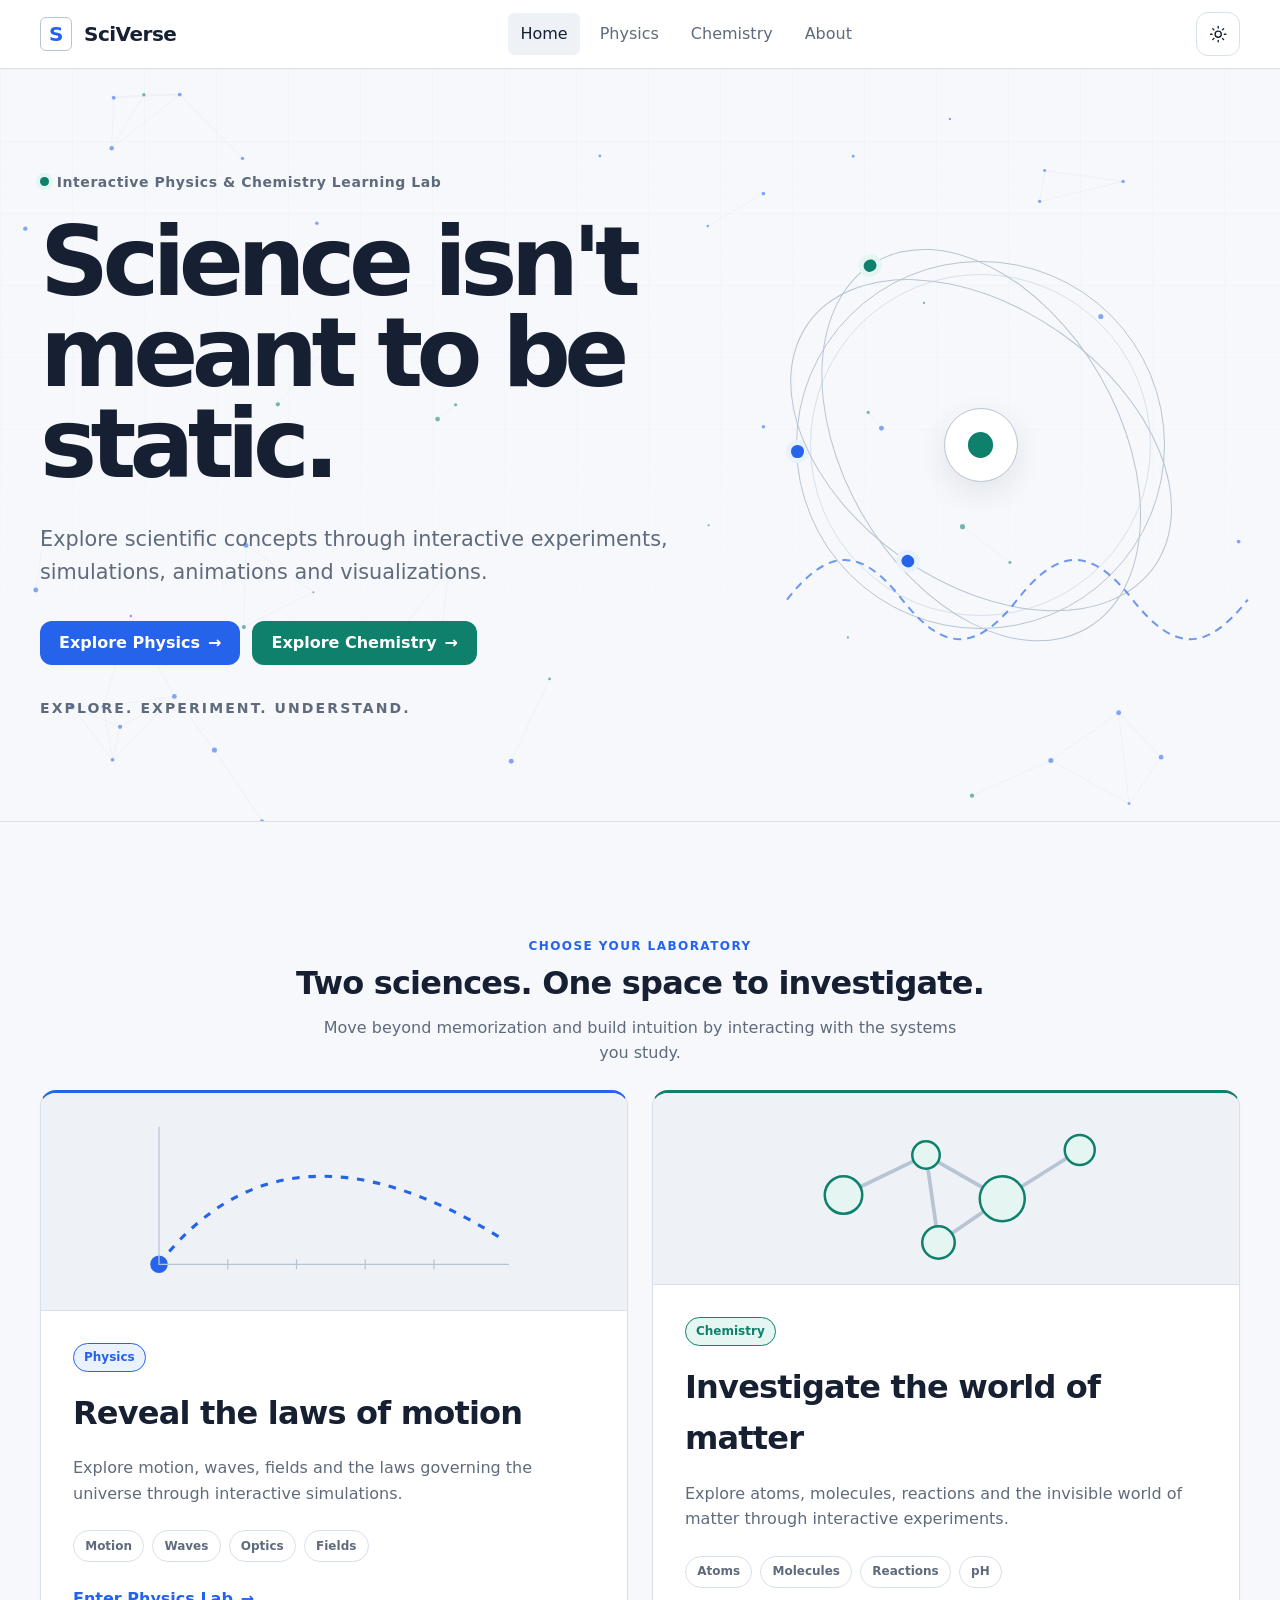
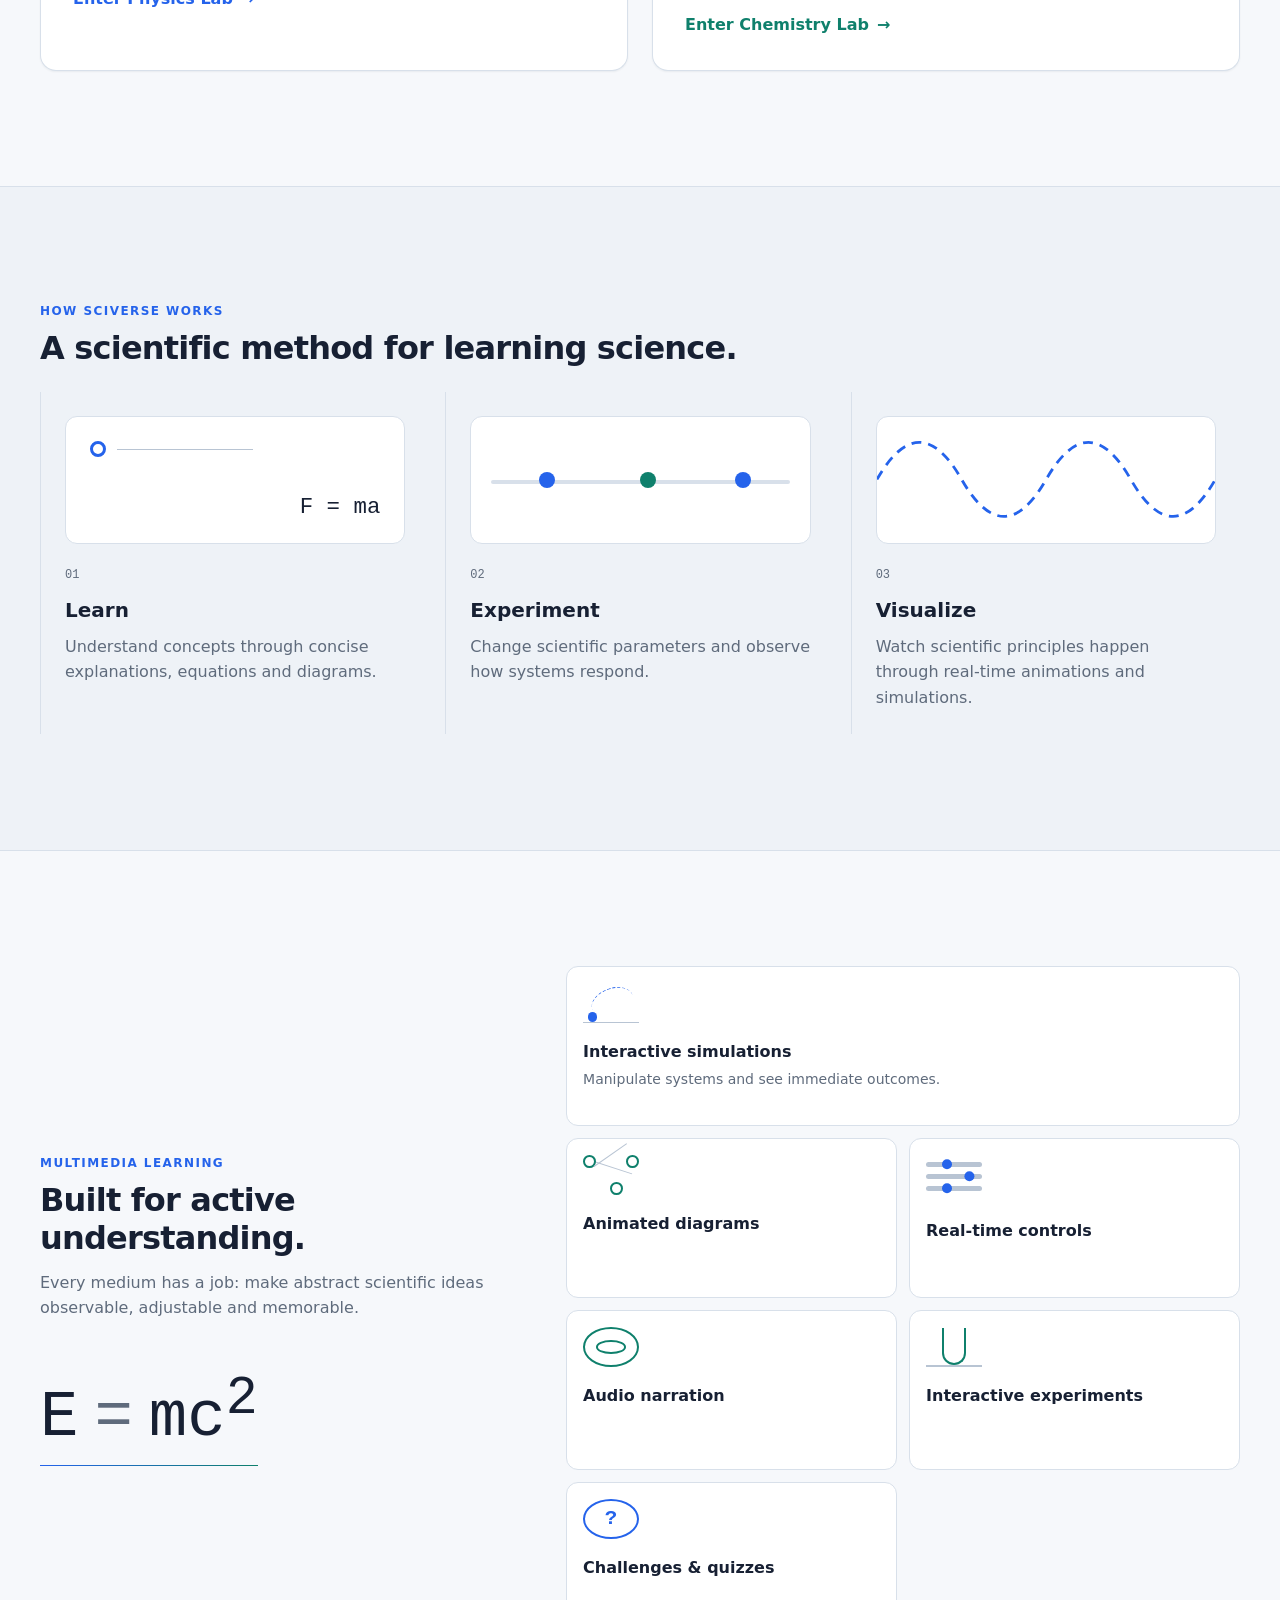
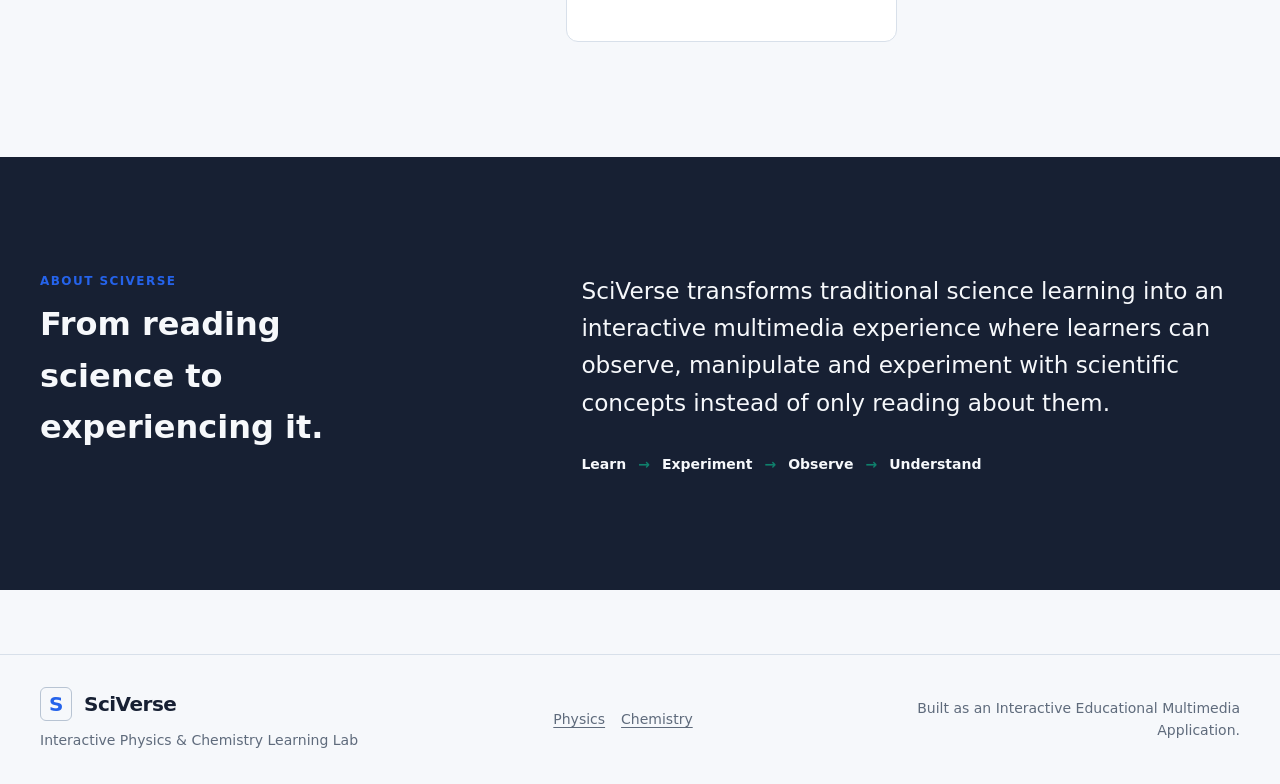
<file: index.html>
<!DOCTYPE html>
<html lang="en">
<head>
  <meta charset="UTF-8">
  <meta name="viewport" content="width=device-width, initial-scale=1.0">
  <meta name="description" content="SciVerse is an interactive Physics and Chemistry learning lab built around experiments, animation, and visualization.">
  <title>SciVerse | Interactive Science Learning Lab</title>
  <link rel="stylesheet" href="css/common.css">
  <link rel="stylesheet" href="css/home.css">
  <script src="js/common.js" defer></script>
  <script src="js/home.js" defer></script>
</head>
<body>
  <a class="skip-link" href="#main-content">Skip to main content</a>
  <header class="navbar">
    <div class="page-container navbar__inner">
      <a class="logo" href="index.html" aria-label="SciVerse home">
        <span class="logo__mark" aria-hidden="true">S</span><span>SciVerse</span>
      </a>
      <nav aria-label="Primary navigation">
        <ul class="navbar__links">
          <li><a class="navbar__link" href="index.html" aria-current="page">Home</a></li>
          <li><a class="navbar__link" href="physics.html">Physics</a></li>
          <li><a class="navbar__link" href="chemistry.html">Chemistry</a></li>
          <li><a class="navbar__link" href="#about">About</a></li>
        </ul>
      </nav>
      <button class="icon-button theme-toggle" type="button" data-theme-toggle aria-label="Switch theme" aria-pressed="false">
        <svg class="theme-toggle__sun" viewBox="0 0 24 24" aria-hidden="true"><circle cx="12" cy="12" r="4"/><path d="M12 2v2M12 20v2M4.93 4.93l1.42 1.42M17.65 17.65l1.42 1.42M2 12h2M20 12h2M4.93 19.07l1.42-1.42M17.65 6.35l1.42-1.42"/></svg>
        <svg class="theme-toggle__moon" viewBox="0 0 24 24" aria-hidden="true"><path d="M20.2 15.3A8.5 8.5 0 0 1 8.7 3.8 8.5 8.5 0 1 0 20.2 15.3Z"/></svg>
      </button>
    </div>
  </header>

  <main id="main-content">
    <section class="hero" aria-labelledby="hero-title">
      <canvas class="hero__canvas" data-particle-canvas aria-hidden="true"></canvas>
      <div class="page-container hero__inner">
        <div class="hero__content">
          <p class="hero__kicker"><span aria-hidden="true"></span> Interactive Physics &amp; Chemistry Learning Lab</p>
          <h1 id="hero-title">Science isn't meant to be static.</h1>
          <p class="hero__lead">Explore scientific concepts through interactive experiments, simulations, animations and visualizations.</p>
          <div class="hero__actions">
            <a class="button button--physics" href="physics.html">Explore Physics <span aria-hidden="true">→</span></a>
            <a class="button button--chemistry" href="chemistry.html">Explore Chemistry <span aria-hidden="true">→</span></a>
          </div>
          <p class="hero__tagline">Explore. Experiment. Understand.</p>
        </div>
        <div class="hero-model" aria-hidden="true">
          <div class="hero-model__orbit hero-model__orbit--one"><span></span></div>
          <div class="hero-model__orbit hero-model__orbit--two"><span></span></div>
          <div class="hero-model__orbit hero-model__orbit--three"><span></span></div>
          <div class="hero-model__core"><span></span></div>
          <svg class="hero-model__wave" viewBox="0 0 500 120" preserveAspectRatio="none"><path d="M0 60 C45 5 80 5 125 60 S205 115 250 60 S330 5 375 60 S455 115 500 60"/></svg>
        </div>
      </div>
    </section>

    <section class="home-section subjects" aria-labelledby="subjects-title">
      <div class="page-container">
        <div class="section-heading section-heading--center">
          <p class="section-heading__eyebrow">Choose your laboratory</p>
          <h2 class="section-heading__title" id="subjects-title">Two sciences. One space to investigate.</h2>
          <p class="section-heading__description">Move beyond memorization and build intuition by interacting with the systems you study.</p>
        </div>
        <div class="subject-grid">
          <article class="subject-card subject-card--physics home-subject-card">
            <div class="subject-visual physics-visual" aria-hidden="true">
              <svg viewBox="0 0 320 150"><path class="physics-visual__path" d="M20 125 Q120 -5 295 105"/><circle class="physics-visual__body" cx="20" cy="125" r="7"/><path class="physics-visual__axis" d="M20 15v110h280"/><path class="physics-visual__ticks" d="M75 121v8M130 121v8M185 121v8M240 121v8"/></svg>
            </div>
            <div class="subject-card__body">
              <span class="badge badge--physics">Physics</span>
              <h3>Reveal the laws of motion</h3>
              <p>Explore motion, waves, fields and the laws governing the universe through interactive simulations.</p>
              <ul class="topic-list" aria-label="Physics topics"><li>Motion</li><li>Waves</li><li>Optics</li><li>Fields</li></ul>
              <a class="card-link card-link--physics" href="physics.html">Enter Physics Lab <span aria-hidden="true">→</span></a>
            </div>
          </article>
          <article class="subject-card subject-card--chemistry home-subject-card">
            <div class="subject-visual chemistry-visual" aria-hidden="true">
              <svg viewBox="0 0 320 150"><g class="chemistry-visual__bonds"><path d="M78 80 144 48 205 83 267 44"/><path d="m144 48 10 70 51-35"/></g><g class="chemistry-visual__atoms"><circle cx="78" cy="80" r="15"/><circle cx="144" cy="48" r="11"/><circle cx="154" cy="118" r="13"/><circle cx="205" cy="83" r="18"/><circle cx="267" cy="44" r="12"/></g></svg>
            </div>
            <div class="subject-card__body">
              <span class="badge badge--chemistry">Chemistry</span>
              <h3>Investigate the world of matter</h3>
              <p>Explore atoms, molecules, reactions and the invisible world of matter through interactive experiments.</p>
              <ul class="topic-list" aria-label="Chemistry topics"><li>Atoms</li><li>Molecules</li><li>Reactions</li><li>pH</li></ul>
              <a class="card-link card-link--chemistry" href="chemistry.html">Enter Chemistry Lab <span aria-hidden="true">→</span></a>
            </div>
          </article>
        </div>
      </div>
    </section>

    <section class="home-section method" aria-labelledby="method-title">
      <div class="page-container">
        <div class="section-heading"><p class="section-heading__eyebrow">How SciVerse works</p><h2 class="section-heading__title" id="method-title">A scientific method for learning science.</h2></div>
        <div class="method-grid">
          <article class="method-card"><div class="method-visual method-visual--learn" aria-hidden="true"><span class="diagram-node"></span><span class="diagram-line"></span><span class="diagram-formula">F = ma</span></div><p class="method-card__number">01</p><h3>Learn</h3><p>Understand concepts through concise explanations, equations and diagrams.</p></article>
          <article class="method-card"><div class="method-visual method-visual--experiment" aria-hidden="true"><span></span><i></i><b></b></div><p class="method-card__number">02</p><h3>Experiment</h3><p>Change scientific parameters and observe how systems respond.</p></article>
          <article class="method-card"><div class="method-visual method-visual--visualize" aria-hidden="true"><svg viewBox="0 0 240 80"><path d="M0 40 C20 5 40 5 60 40 S100 75 120 40 S160 5 180 40 S220 75 240 40"/></svg></div><p class="method-card__number">03</p><h3>Visualize</h3><p>Watch scientific principles happen through real-time animations and simulations.</p></article>
        </div>
      </div>
    </section>

    <section class="home-section multimedia" aria-labelledby="multimedia-title">
      <div class="page-container multimedia__layout">
        <div class="multimedia__intro"><div class="section-heading"><p class="section-heading__eyebrow">Multimedia learning</p><h2 class="section-heading__title" id="multimedia-title">Built for active understanding.</h2><p class="section-heading__description">Every medium has a job: make abstract scientific ideas observable, adjustable and memorable.</p></div><div class="equation-display" aria-label="Energy equals mass times the speed of light squared"><span>E</span><i>=</i><span>mc<sup>2</sup></span><div class="equation-display__trace"></div></div></div>
        <div class="feature-mosaic">
          <article class="feature-tile feature-tile--wide"><span class="feature-glyph feature-glyph--simulation" aria-hidden="true"><i></i><b></b></span><h3>Interactive simulations</h3><p>Manipulate systems and see immediate outcomes.</p></article>
          <article class="feature-tile"><span class="feature-glyph feature-glyph--diagram" aria-hidden="true"><i></i><i></i><i></i></span><h3>Animated diagrams</h3></article>
          <article class="feature-tile"><span class="feature-glyph feature-glyph--controls" aria-hidden="true"><i></i><i></i><i></i></span><h3>Real-time controls</h3></article>
          <article class="feature-tile"><span class="feature-glyph feature-glyph--audio" aria-hidden="true"><i></i></span><h3>Audio narration</h3></article>
          <article class="feature-tile"><span class="feature-glyph feature-glyph--experiment" aria-hidden="true"><i></i></span><h3>Interactive experiments</h3></article>
          <article class="feature-tile"><span class="feature-glyph feature-glyph--challenge" aria-hidden="true">?</span><h3>Challenges &amp; quizzes</h3></article>
        </div>
      </div>
    </section>

    <section class="home-section about" id="about" aria-labelledby="about-title">
      <div class="page-container about__inner">
        <div><p class="section-heading__eyebrow">About SciVerse</p><h2 id="about-title">From reading science to experiencing it.</h2></div>
        <div><p class="about__statement">SciVerse transforms traditional science learning into an interactive multimedia experience where learners can observe, manipulate and experiment with scientific concepts instead of only reading about them.</p><ol class="learning-sequence" aria-label="SciVerse learning sequence"><li>Learn</li><li>Experiment</li><li>Observe</li><li>Understand</li></ol></div>
      </div>
    </section>
  </main>

  <footer class="site-footer">
    <div class="page-container site-footer__inner"><div><a class="logo" href="index.html"><span class="logo__mark" aria-hidden="true">S</span><span>SciVerse</span></a><p>Interactive Physics &amp; Chemistry Learning Lab</p></div><nav aria-label="Footer navigation"><a href="physics.html">Physics</a><a href="chemistry.html">Chemistry</a></nav><p>Built as an Interactive Educational Multimedia Application.</p></div>
  </footer>
</body>
</html>
</file>
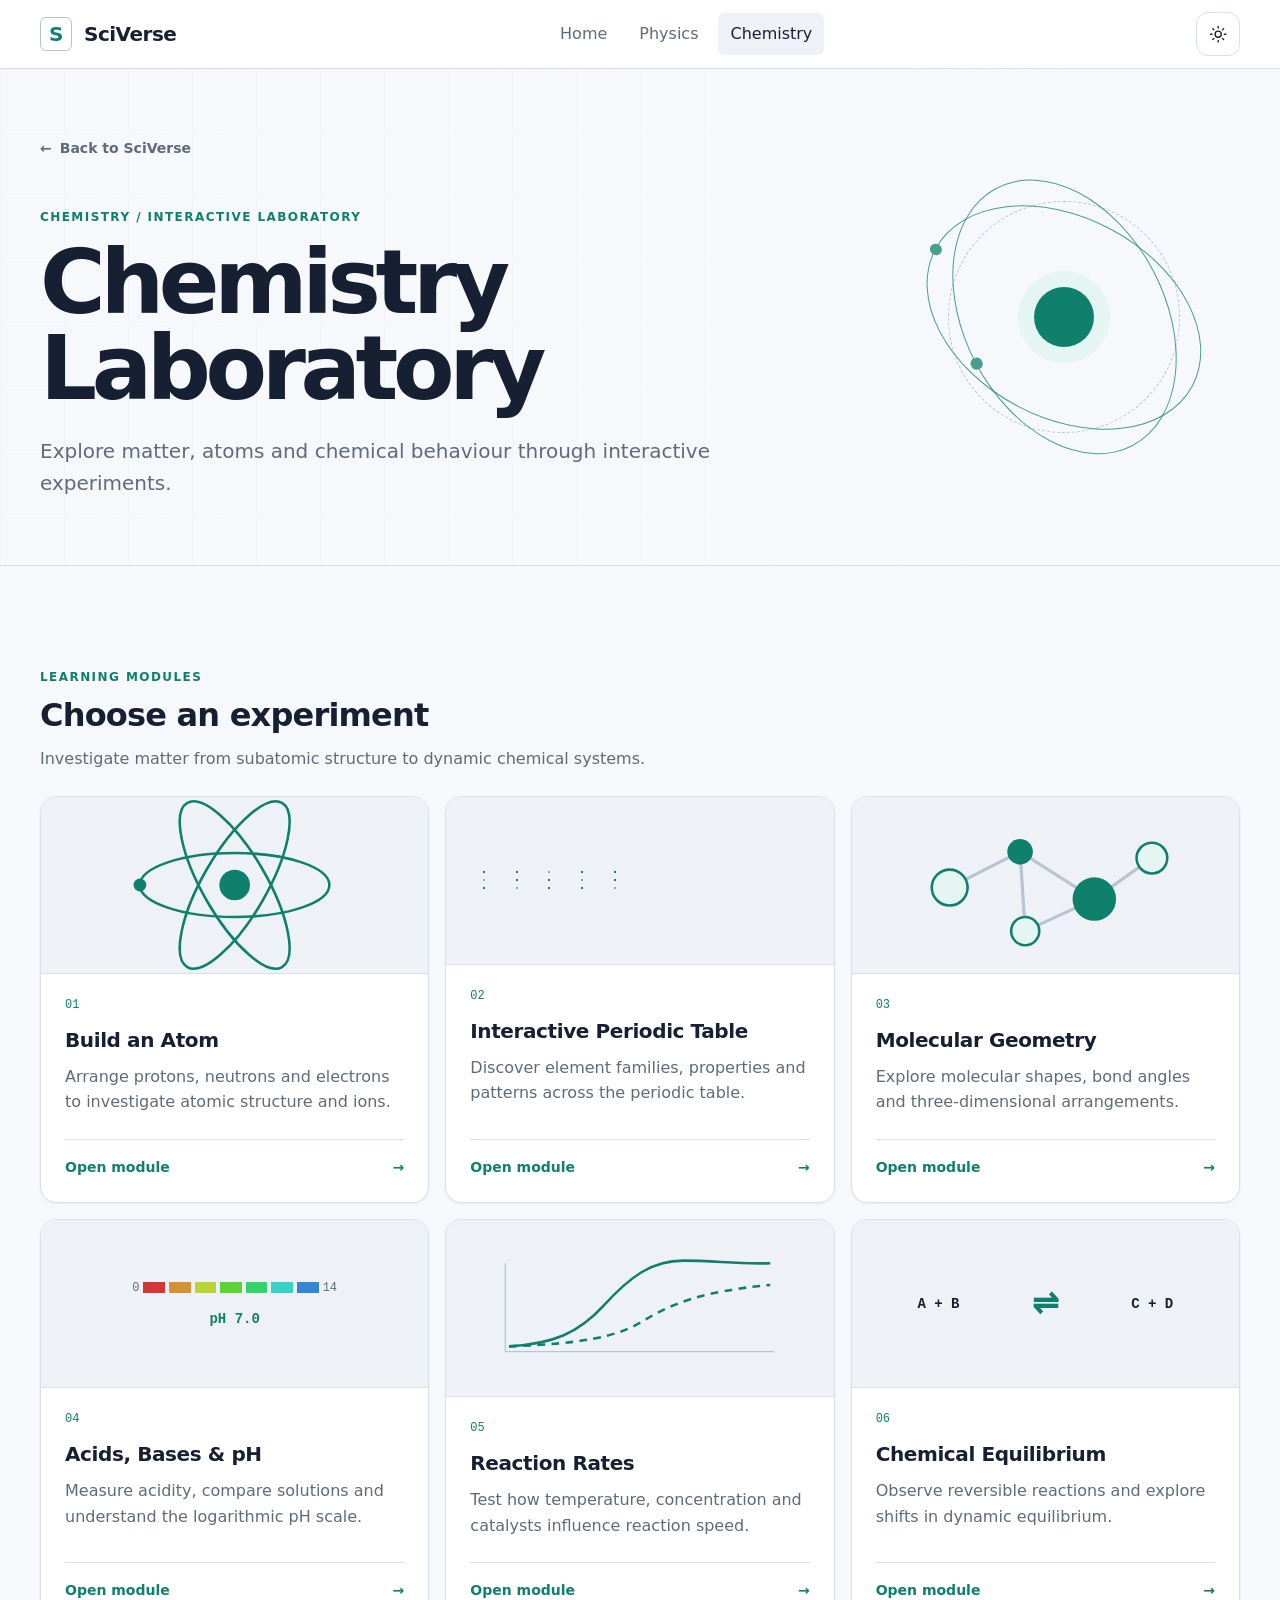
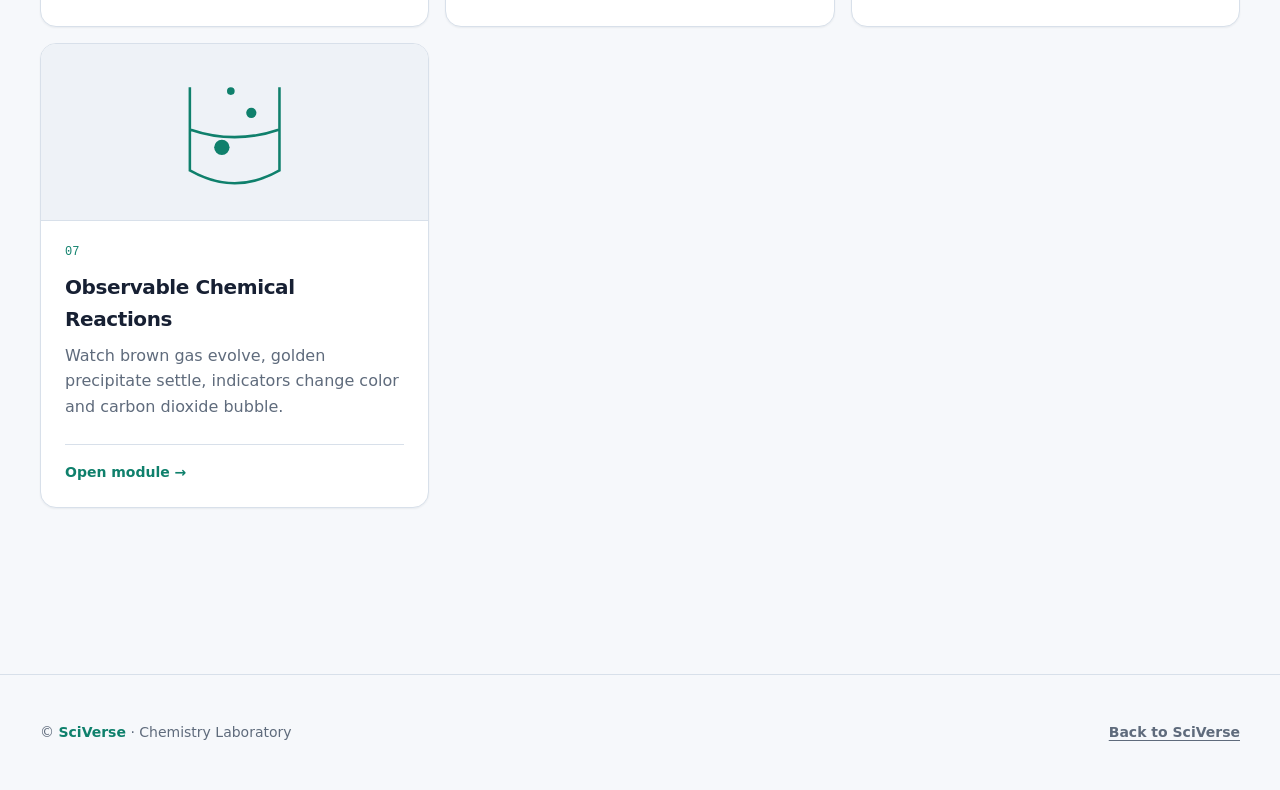
<file: chemistry.html>
<!DOCTYPE html>
<html lang="en" data-subject="chemistry">
<head>
  <meta charset="UTF-8"><meta name="viewport" content="width=device-width, initial-scale=1.0">
  <meta name="description" content="Explore atoms, molecules, reactions, pH, and equilibrium in the SciVerse Chemistry Laboratory.">
  <title>Chemistry Laboratory | SciVerse</title>
  <link rel="stylesheet" href="css/common.css"><link rel="stylesheet" href="css/subject.css">
  <script src="js/common.js" defer></script>
</head>
<body>
  <a class="skip-link" href="#main-content">Skip to main content</a>
  <header class="navbar"><div class="page-container navbar__inner"><a class="logo" href="index.html" aria-label="SciVerse home"><span class="logo__mark" aria-hidden="true">S</span><span>SciVerse</span></a><nav aria-label="Primary navigation"><ul class="navbar__links"><li><a class="navbar__link" href="index.html">Home</a></li><li><a class="navbar__link" href="physics.html">Physics</a></li><li><a class="navbar__link" href="chemistry.html" aria-current="page">Chemistry</a></li></ul></nav><button class="icon-button theme-toggle" type="button" data-theme-toggle aria-label="Switch theme" aria-pressed="false"><svg class="theme-toggle__sun" viewBox="0 0 24 24" aria-hidden="true"><circle cx="12" cy="12" r="4"/><path d="M12 2v2M12 20v2M4.93 4.93l1.42 1.42M17.65 17.65l1.42 1.42M2 12h2M20 12h2M4.93 19.07l1.42-1.42M17.65 6.35l1.42-1.42"/></svg><svg class="theme-toggle__moon" viewBox="0 0 24 24" aria-hidden="true"><path d="M20.2 15.3A8.5 8.5 0 0 1 8.7 3.8 8.5 8.5 0 1 0 20.2 15.3Z"/></svg></button></div></header>
  <main id="main-content">
    <section class="subject-hero"><div class="subject-hero__grid" aria-hidden="true"></div><div class="page-container subject-hero__inner"><div><a class="back-link" href="index.html"><span aria-hidden="true">←</span> Back to SciVerse</a><p class="subject-label">Chemistry / Interactive laboratory</p><h1>Chemistry Laboratory</h1><p>Explore matter, atoms and chemical behaviour through interactive experiments.</p></div><div class="subject-emblem subject-emblem--chemistry" aria-hidden="true"><span class="emblem-orbit emblem-orbit--a"><i></i></span><span class="emblem-orbit emblem-orbit--b"><i></i></span><b></b></div></div></section>
    <section class="subject-content" aria-labelledby="modules-title"><div class="page-container"><div class="section-heading"><p class="section-heading__eyebrow">Learning modules</p><h2 class="section-heading__title" id="modules-title">Choose an experiment</h2><p class="section-heading__description">Investigate matter from subatomic structure to dynamic chemical systems.</p></div><div class="module-grid">
      <a class="module-card" href="concepts/chemistry/atom-builder.html"><div class="module-visual"><svg viewBox="0 0 240 100" aria-hidden="true"><ellipse class="accent" cx="120" cy="50" rx="74" ry="25"/><ellipse class="accent" cx="120" cy="50" rx="74" ry="25" transform="rotate(60 120 50)"/><ellipse class="accent" cx="120" cy="50" rx="74" ry="25" transform="rotate(-60 120 50)"/><circle class="fill" cx="120" cy="50" r="12"/><circle class="fill" cx="46" cy="50" r="5"/></svg></div><div class="module-card__content"><span class="module-number">01</span><h3>Build an Atom</h3><p>Arrange protons, neutrons and electrons to investigate atomic structure and ions.</p><span class="module-action">Open module <i aria-hidden="true">→</i></span></div></a>
      <a class="module-card" href="concepts/chemistry/periodic-table.html"><div class="module-visual periodic-preview" aria-hidden="true"><i></i><i></i><i></i><i></i><i></i><i></i><i></i><i></i><i></i><i></i><i></i><i></i><i></i><i></i><i></i></div><div class="module-card__content"><span class="module-number">02</span><h3>Interactive Periodic Table</h3><p>Discover element families, properties and patterns across the periodic table.</p><span class="module-action">Open module <i aria-hidden="true">→</i></span></div></a>
      <a class="module-card" href="concepts/chemistry/molecule.html"><div class="module-visual"><svg viewBox="0 0 240 100" aria-hidden="true"><path class="guide strong" d="m45 52 55-28 58 37 45-32M100 24l4 62 54-25"/><circle class="fill-soft" cx="45" cy="52" r="14"/><circle class="fill" cx="100" cy="24" r="10"/><circle class="fill-soft" cx="104" cy="86" r="11"/><circle class="fill" cx="158" cy="61" r="17"/><circle class="fill-soft" cx="203" cy="29" r="12"/></svg></div><div class="module-card__content"><span class="module-number">03</span><h3>Molecular Geometry</h3><p>Explore molecular shapes, bond angles and three-dimensional arrangements.</p><span class="module-action">Open module <i aria-hidden="true">→</i></span></div></a>
      <a class="module-card" href="concepts/chemistry/ph-lab.html"><div class="module-visual ph-preview" aria-hidden="true"><div><span>0</span><i></i><i></i><i></i><i></i><i></i><i></i><i></i><span>14</span></div><b>pH 7.0</b></div><div class="module-card__content"><span class="module-number">04</span><h3>Acids, Bases &amp; pH</h3><p>Measure acidity, compare solutions and understand the logarithmic pH scale.</p><span class="module-action">Open module <i aria-hidden="true">→</i></span></div></a>
      <a class="module-card" href="concepts/chemistry/reaction-rate.html"><div class="module-visual"><svg viewBox="0 0 240 100" aria-hidden="true"><path class="guide" d="M15 84h210M15 15v69"/><path class="accent" d="M18 80C52 78 72 70 92 48s37-35 62-35 43 3 68 2"/><path class="accent dashed" d="M18 80c55-2 84-7 105-20s45-23 99-28"/></svg></div><div class="module-card__content"><span class="module-number">05</span><h3>Reaction Rates</h3><p>Test how temperature, concentration and catalysts influence reaction speed.</p><span class="module-action">Open module <i aria-hidden="true">→</i></span></div></a>
      <a class="module-card" href="concepts/chemistry/equilibrium.html"><div class="module-visual equilibrium-preview" aria-hidden="true"><span>A + B</span><div><i>⇌</i></div><span>C + D</span></div><div class="module-card__content"><span class="module-number">06</span><h3>Chemical Equilibrium</h3><p>Observe reversible reactions and explore shifts in dynamic equilibrium.</p><span class="module-action">Open module <i aria-hidden="true">→</i></span></div></a>
<a class="module-card" href="concepts/chemistry/reaction-visuals.html"><div class="module-visual"><svg viewBox="0 0 240 100" aria-hidden="true"><path class="accent" d="M85 15v65q35 20 70 0V15M85 48q35 12 70 0"/><circle class="fill" cx="110" cy="62" r="6"/><circle class="fill" cx="133" cy="35" r="4"/><circle class="fill" cx="117" cy="18" r="3"/></svg></div><div class="module-card__content"><span class="module-number">07</span><h3>Observable Chemical Reactions</h3><p>Watch brown gas evolve, golden precipitate settle, indicators change color and carbon dioxide bubble.</p><span class="module-action">Open module →</span></div></a>    </div></div></section>
  </main>
  <footer class="site-footer"><div class="page-container site-footer__inner"><p>© <span>SciVerse</span> · Chemistry Laboratory</p><a href="index.html">Back to SciVerse</a></div></footer>
</body>
</html>
</file>
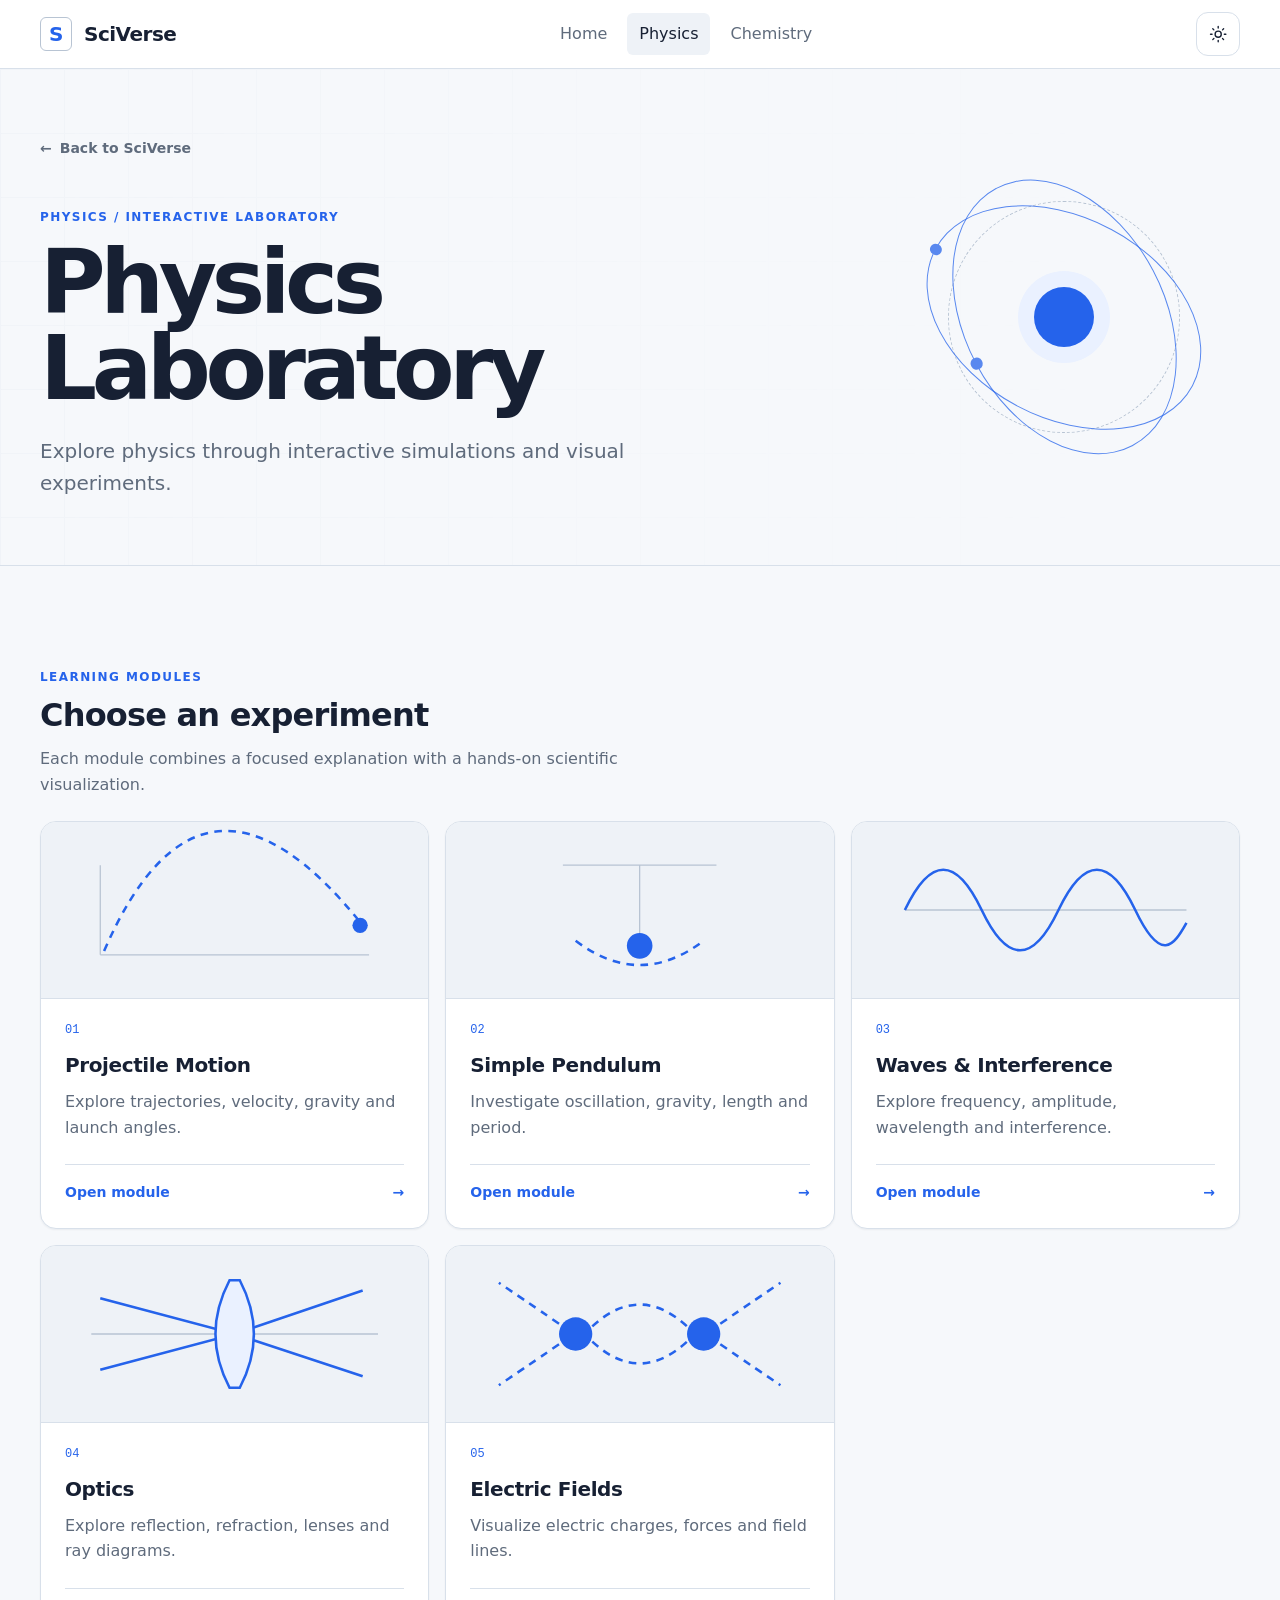
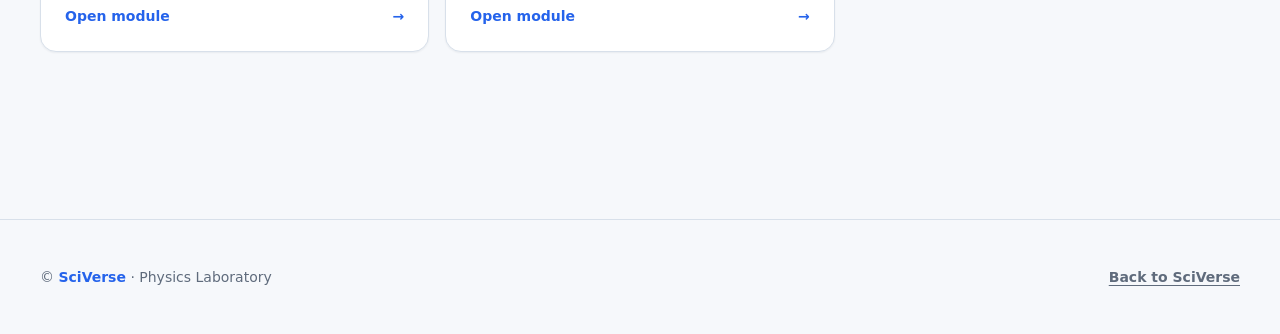
<file: physics.html>
<!DOCTYPE html>
<html lang="en" data-subject="physics">
<head>
  <meta charset="UTF-8"><meta name="viewport" content="width=device-width, initial-scale=1.0">
  <meta name="description" content="Explore motion, waves, optics, and electric fields in the SciVerse Physics Laboratory.">
  <title>Physics Laboratory | SciVerse</title>
  <link rel="stylesheet" href="css/common.css"><link rel="stylesheet" href="css/subject.css">
  <script src="js/common.js" defer></script>
</head>
<body>
  <a class="skip-link" href="#main-content">Skip to main content</a>
  <header class="navbar"><div class="page-container navbar__inner"><a class="logo" href="index.html" aria-label="SciVerse home"><span class="logo__mark" aria-hidden="true">S</span><span>SciVerse</span></a><nav aria-label="Primary navigation"><ul class="navbar__links"><li><a class="navbar__link" href="index.html">Home</a></li><li><a class="navbar__link" href="physics.html" aria-current="page">Physics</a></li><li><a class="navbar__link" href="chemistry.html">Chemistry</a></li></ul></nav><button class="icon-button theme-toggle" type="button" data-theme-toggle aria-label="Switch theme" aria-pressed="false"><svg class="theme-toggle__sun" viewBox="0 0 24 24" aria-hidden="true"><circle cx="12" cy="12" r="4"/><path d="M12 2v2M12 20v2M4.93 4.93l1.42 1.42M17.65 17.65l1.42 1.42M2 12h2M20 12h2M4.93 19.07l1.42-1.42M17.65 6.35l1.42-1.42"/></svg><svg class="theme-toggle__moon" viewBox="0 0 24 24" aria-hidden="true"><path d="M20.2 15.3A8.5 8.5 0 0 1 8.7 3.8 8.5 8.5 0 1 0 20.2 15.3Z"/></svg></button></div></header>
  <main id="main-content">
    <section class="subject-hero"><div class="subject-hero__grid" aria-hidden="true"></div><div class="page-container subject-hero__inner"><div><a class="back-link" href="index.html"><span aria-hidden="true">←</span> Back to SciVerse</a><p class="subject-label">Physics / Interactive laboratory</p><h1>Physics Laboratory</h1><p>Explore physics through interactive simulations and visual experiments.</p></div><div class="subject-emblem subject-emblem--physics" aria-hidden="true"><span class="emblem-orbit emblem-orbit--a"><i></i></span><span class="emblem-orbit emblem-orbit--b"><i></i></span><b></b></div></div></section>
    <section class="subject-content" aria-labelledby="modules-title"><div class="page-container"><div class="section-heading"><p class="section-heading__eyebrow">Learning modules</p><h2 class="section-heading__title" id="modules-title">Choose an experiment</h2><p class="section-heading__description">Each module combines a focused explanation with a hands-on scientific visualization.</p></div><div class="module-grid">
      <a class="module-card" href="concepts/physics/projectile.html"><div class="module-visual"><svg viewBox="0 0 240 100" aria-hidden="true"><path class="guide" d="M15 85h210M15 15v70"/><path class="accent dashed" d="M18 82Q95-95 220 62"/><circle class="fill" cx="218" cy="62" r="6"/></svg></div><div class="module-card__content"><span class="module-number">01</span><h3>Projectile Motion</h3><p>Explore trajectories, velocity, gravity and launch angles.</p><span class="module-action">Open module <i aria-hidden="true">→</i></span></div></a>
      <a class="module-card" href="concepts/physics/pendulum.html"><div class="module-visual"><svg viewBox="0 0 240 100" aria-hidden="true"><path class="guide" d="M60 15h120M120 15v62"/><path class="accent dashed" d="M70 74Q120 112 170 74"/><circle class="fill" cx="120" cy="78" r="10"/></svg></div><div class="module-card__content"><span class="module-number">02</span><h3>Simple Pendulum</h3><p>Investigate oscillation, gravity, length and period.</p><span class="module-action">Open module <i aria-hidden="true">→</i></span></div></a>
      <a class="module-card" href="concepts/physics/waves.html"><div class="module-visual"><svg viewBox="0 0 240 100" aria-hidden="true"><path class="guide" d="M10 50h220"/><path class="accent" d="M10 50c20-42 40-42 60 0s40 42 60 0 40-42 60 0 30 28 40 10"/></svg></div><div class="module-card__content"><span class="module-number">03</span><h3>Waves &amp; Interference</h3><p>Explore frequency, amplitude, wavelength and interference.</p><span class="module-action">Open module <i aria-hidden="true">→</i></span></div></a>
      <a class="module-card" href="concepts/physics/optics.html"><div class="module-visual"><svg viewBox="0 0 240 100" aria-hidden="true"><path class="guide" d="M120 8v84M8 50h224"/><path class="accent" d="m15 22 105 28L220 16M15 78l105-28 100 33"/><path class="fill-soft" d="M116 8q-22 42 0 84h8q22-42 0-84Z"/></svg></div><div class="module-card__content"><span class="module-number">04</span><h3>Optics</h3><p>Explore reflection, refraction, lenses and ray diagrams.</p><span class="module-action">Open module <i aria-hidden="true">→</i></span></div></a>
      <a class="module-card" href="concepts/physics/electric-field.html"><div class="module-visual"><svg viewBox="0 0 240 100" aria-hidden="true"><circle class="fill" cx="70" cy="50" r="13"/><circle class="fill" cx="170" cy="50" r="13"/><path class="accent dashed" d="M83 44Q120 10 157 44M83 56q37 34 74 0M57 42Q25 20 10 10M57 58Q25 80 10 90M183 42q32-22 47-32M183 58q32 22 47 32"/></svg></div><div class="module-card__content"><span class="module-number">05</span><h3>Electric Fields</h3><p>Visualize electric charges, forces and field lines.</p><span class="module-action">Open module <i aria-hidden="true">→</i></span></div></a>
    </div></div></section>
  </main>
  <footer class="site-footer"><div class="page-container site-footer__inner"><p>© <span>SciVerse</span> · Physics Laboratory</p><a href="index.html">Back to SciVerse</a></div></footer>
</body>
</html>
</file>
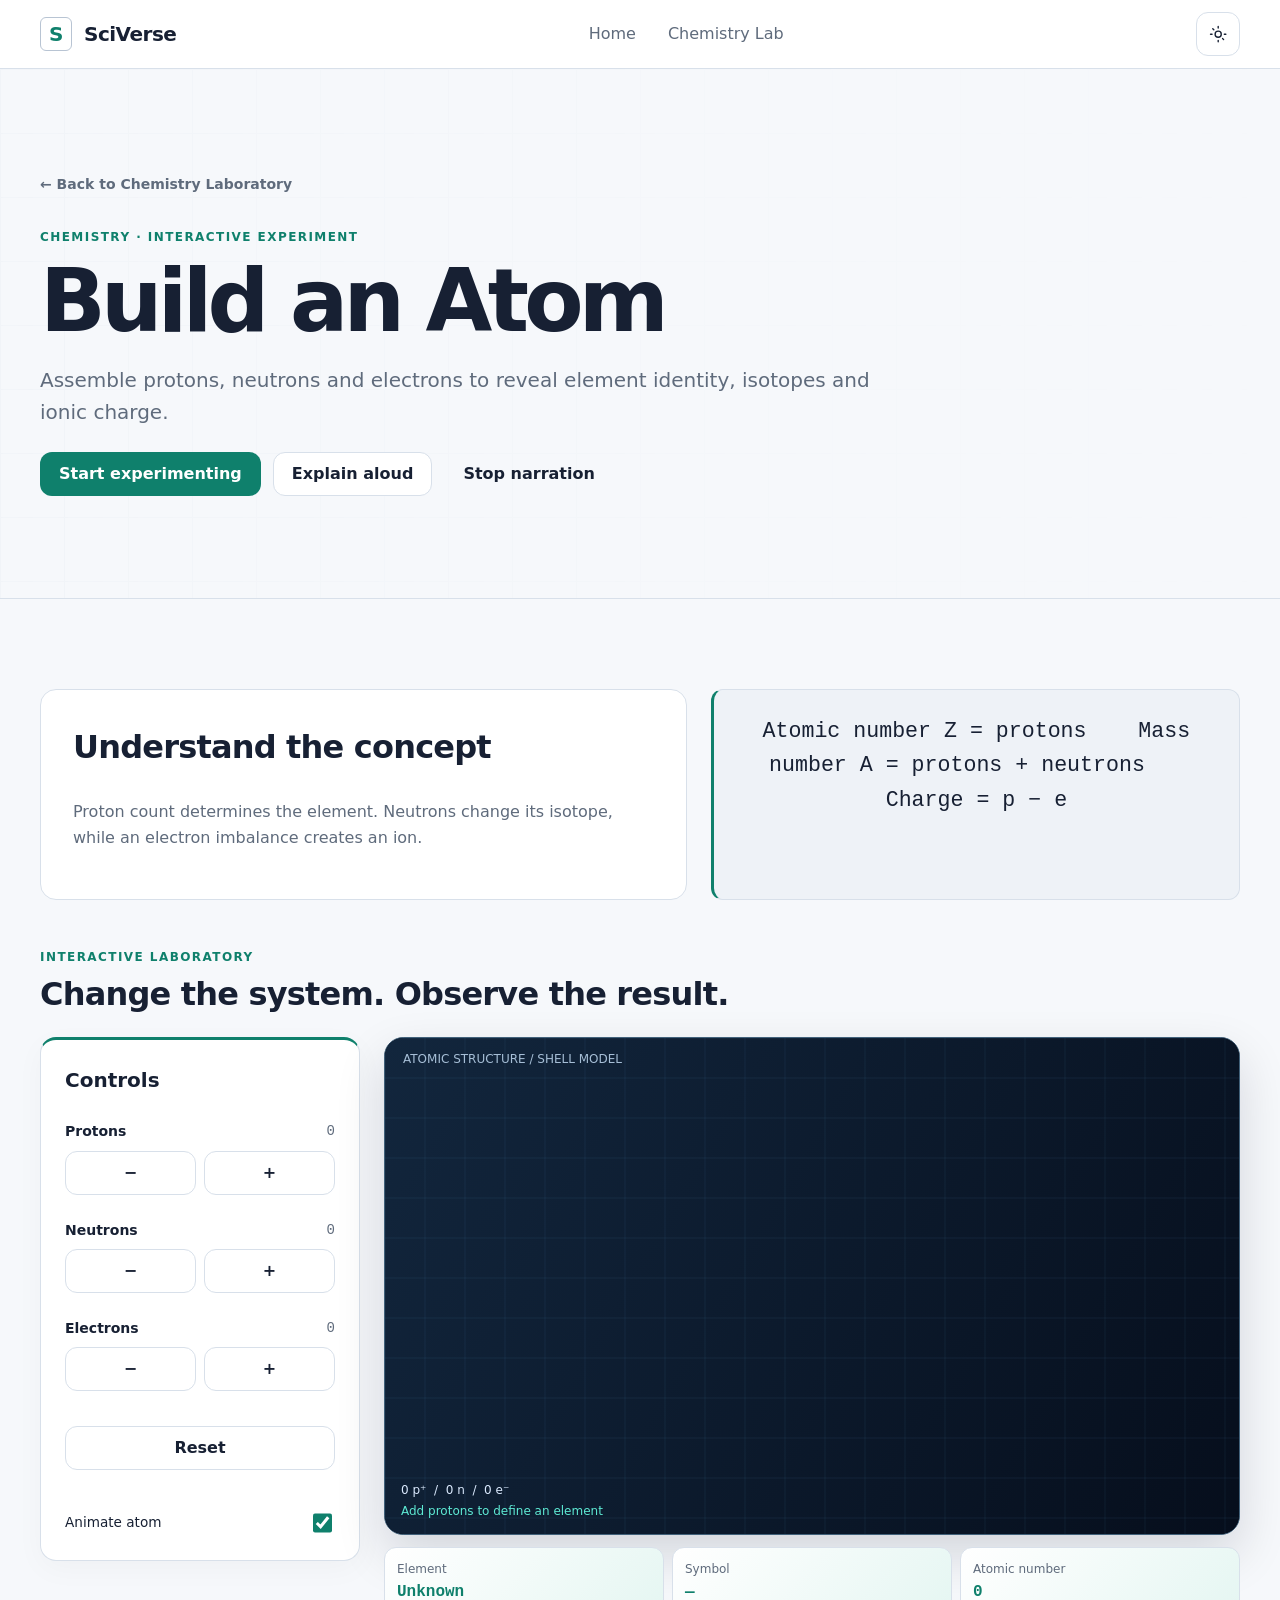
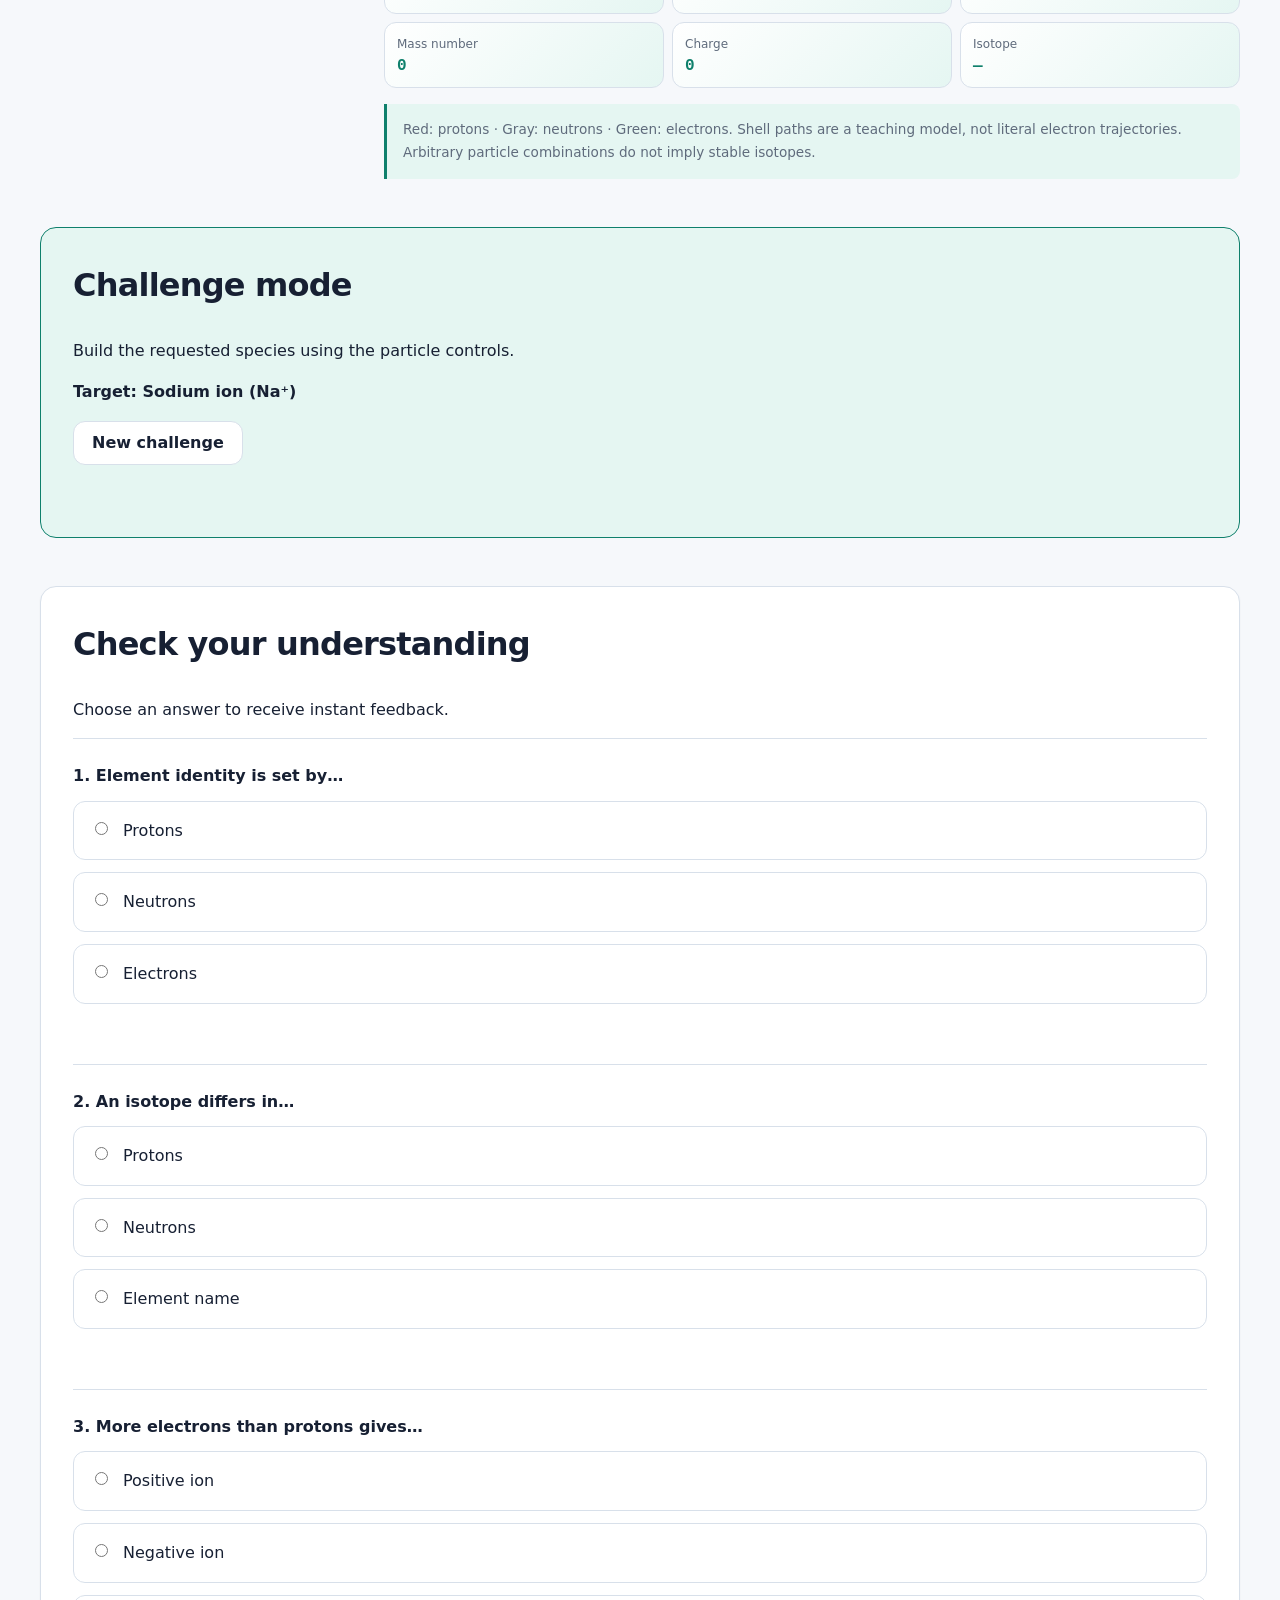
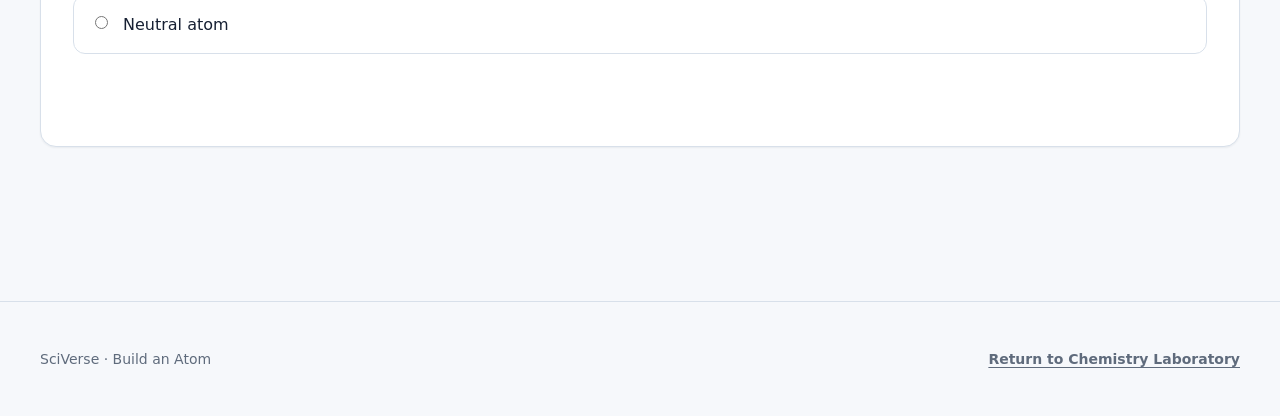
<file: concepts/chemistry/atom-builder.html>
<!DOCTYPE html>
<html lang="en" data-subject="chemistry">
<head><meta charset="UTF-8"><meta name="viewport" content="width=device-width, initial-scale=1.0"><meta name="description" content="Assemble protons, neutrons and electrons to reveal element identity, isotopes and ionic charge."><title>Build an Atom | SciVerse</title><link rel="stylesheet" href="../../css/common.css"><link rel="stylesheet" href="../../css/simulation.css"><script src="../../js/common.js" defer></script><script src="../../js/lab-visuals.js" defer></script><script src="../../js/chemistry/atom-builder.js" defer></script></head>
<body><a class="skip-link" href="#main-content">Skip to experiment</a><header class="navbar"><div class="page-container navbar__inner"><a class="logo" href="../../index.html"><span class="logo__mark" aria-hidden="true">S</span><span>SciVerse</span></a><nav aria-label="Lesson navigation"><ul class="navbar__links"><li><a class="navbar__link" href="../../index.html">Home</a></li><li><a class="navbar__link" href="../../chemistry.html">Chemistry Lab</a></li></ul></nav><button class="icon-button theme-toggle" type="button" data-theme-toggle aria-label="Switch theme" aria-pressed="false"><svg class="theme-toggle__sun" viewBox="0 0 24 24" aria-hidden="true"><circle cx="12" cy="12" r="4"/><path d="M12 2v2M12 20v2M4.9 4.9l1.4 1.4M17.7 17.7l1.4 1.4M2 12h2M20 12h2"/></svg><svg class="theme-toggle__moon" viewBox="0 0 24 24" aria-hidden="true"><path d="M20.2 15.3A8.5 8.5 0 0 1 8.7 3.8a8.5 8.5 0 1 0 11.5 11.5Z"/></svg></button></div></header>
<main id="main-content"><section class="lesson-hero"><div class="page-container lesson-hero__inner"><a class="back-link" href="../../chemistry.html">← Back to Chemistry Laboratory</a><p class="lesson-eyebrow">Chemistry · Interactive experiment</p><h1>Build an Atom</h1><p class="lesson-hero__summary">Assemble protons, neutrons and electrons to reveal element identity, isotopes and ionic charge.</p><div class="lesson-hero__actions"><a class="button button--chemistry" href="#experiment">Start experimenting</a><button class="button button--secondary" type="button" data-narration="Assemble protons, neutrons and electrons to reveal element identity, isotopes and ionic charge. Proton count determines the element. Neutrons change its isotope, while an electron imbalance creates an ion.">Explain aloud</button><button class="button button--ghost" type="button" onclick="stopSpeaking()">Stop narration</button></div></div></section>
<div class="page-container lesson-main"><section class="theory-grid" aria-labelledby="theory-title"><article class="theory-card"><h2 id="theory-title">Understand the concept</h2><p>Proton count determines the element. Neutrons change its isotope, while an electron imbalance creates an ion.</p></article><div class="formula-block" aria-label="Key equation">Atomic number Z = protons    Mass number A = protons + neutrons    Charge = p − e</div></section>
<section class="experiment-section" id="experiment" aria-labelledby="experiment-title"><div class="section-heading"><p class="section-heading__eyebrow">Interactive laboratory</p><h2 class="section-heading__title" id="experiment-title">Change the system. Observe the result.</h2></div><div class="experiment-layout"><aside class="control-panel" aria-label="Experiment controls"><h3>Controls</h3><div class="control-group"><span class="control-label">Protons<output class="control-value" id="protonsValue">0</output></span><div class="control-row"><button class="button button--secondary stepper" data-target="protons" data-delta="-1" type="button" aria-label="Remove protons">−</button><button class="button button--secondary stepper" data-target="protons" data-delta="1" type="button" aria-label="Add protons">+</button></div></div><div class="control-group"><span class="control-label">Neutrons<output class="control-value" id="neutronsValue">0</output></span><div class="control-row"><button class="button button--secondary stepper" data-target="neutrons" data-delta="-1" type="button" aria-label="Remove neutrons">−</button><button class="button button--secondary stepper" data-target="neutrons" data-delta="1" type="button" aria-label="Add neutrons">+</button></div></div><div class="control-group"><span class="control-label">Electrons<output class="control-value" id="electronsValue">0</output></span><div class="control-row"><button class="button button--secondary stepper" data-target="electrons" data-delta="-1" type="button" aria-label="Remove electrons">−</button><button class="button button--secondary stepper" data-target="electrons" data-delta="1" type="button" aria-label="Add electrons">+</button></div></div><button class="button button--secondary" id="reset" type="button">Reset</button></aside><div class="experiment-stage"><div class="simulation-panel"><div class="atom-stage" id="atomStage" aria-label="Atom with nucleus and electron shells"><div class="nucleus" id="nucleus"></div></div></div><div class="live-results" aria-label="Live observations"><div class="result-card"><span>Element</span><strong id="elementOut">—</strong></div><div class="result-card"><span>Symbol</span><strong id="symbolOut">—</strong></div><div class="result-card"><span>Atomic number</span><strong id="atomicOut">—</strong></div><div class="result-card"><span>Mass number</span><strong id="massOut">—</strong></div><div class="result-card"><span>Charge</span><strong id="chargeOut">—</strong></div><div class="result-card"><span>Isotope</span><strong id="isotopeOut">—</strong></div></div></div></div></section>
<section class="challenge"><h2>Challenge mode</h2><p>Build the requested species using the particle controls.<p><strong id="atomTarget">Target: —</strong></p><button class="button button--secondary" id="newChallenge" type="button">New challenge</button></p><p class="challenge__feedback" id="challengeFeedback" aria-live="polite"></p></section>
<section class="quiz-container" data-quiz><h2>Check your understanding</h2><p>Choose an answer to receive instant feedback.</p><section class="quiz-question" data-answer="Protons" data-explanation="Atomic number equals proton count."><h3>1. Element identity is set by…</h3><div class="quiz-options"><label class="quiz-option"><input type="radio" name="q0" value="Protons"><span>Protons</span></label><label class="quiz-option"><input type="radio" name="q0" value="Neutrons"><span>Neutrons</span></label><label class="quiz-option"><input type="radio" name="q0" value="Electrons"><span>Electrons</span></label></div><p class="quiz-feedback" aria-live="polite"></p></section><section class="quiz-question" data-answer="Neutrons" data-explanation="Isotopes share protons but differ in neutrons."><h3>2. An isotope differs in…</h3><div class="quiz-options"><label class="quiz-option"><input type="radio" name="q1" value="Protons"><span>Protons</span></label><label class="quiz-option"><input type="radio" name="q1" value="Neutrons"><span>Neutrons</span></label><label class="quiz-option"><input type="radio" name="q1" value="Element name"><span>Element name</span></label></div><p class="quiz-feedback" aria-live="polite"></p></section><section class="quiz-question" data-answer="Negative ion" data-explanation="Extra electrons create negative charge."><h3>3. More electrons than protons gives…</h3><div class="quiz-options"><label class="quiz-option"><input type="radio" name="q2" value="Positive ion"><span>Positive ion</span></label><label class="quiz-option"><input type="radio" name="q2" value="Negative ion"><span>Negative ion</span></label><label class="quiz-option"><input type="radio" name="q2" value="Neutral atom"><span>Neutral atom</span></label></div><p class="quiz-feedback" aria-live="polite"></p></section></section></div></main>
<footer class="site-footer module-footer"><div class="page-container site-footer__inner"><p>SciVerse · Build an Atom</p><a href="../../chemistry.html">Return to Chemistry Laboratory</a></div></footer></body></html>
</file>
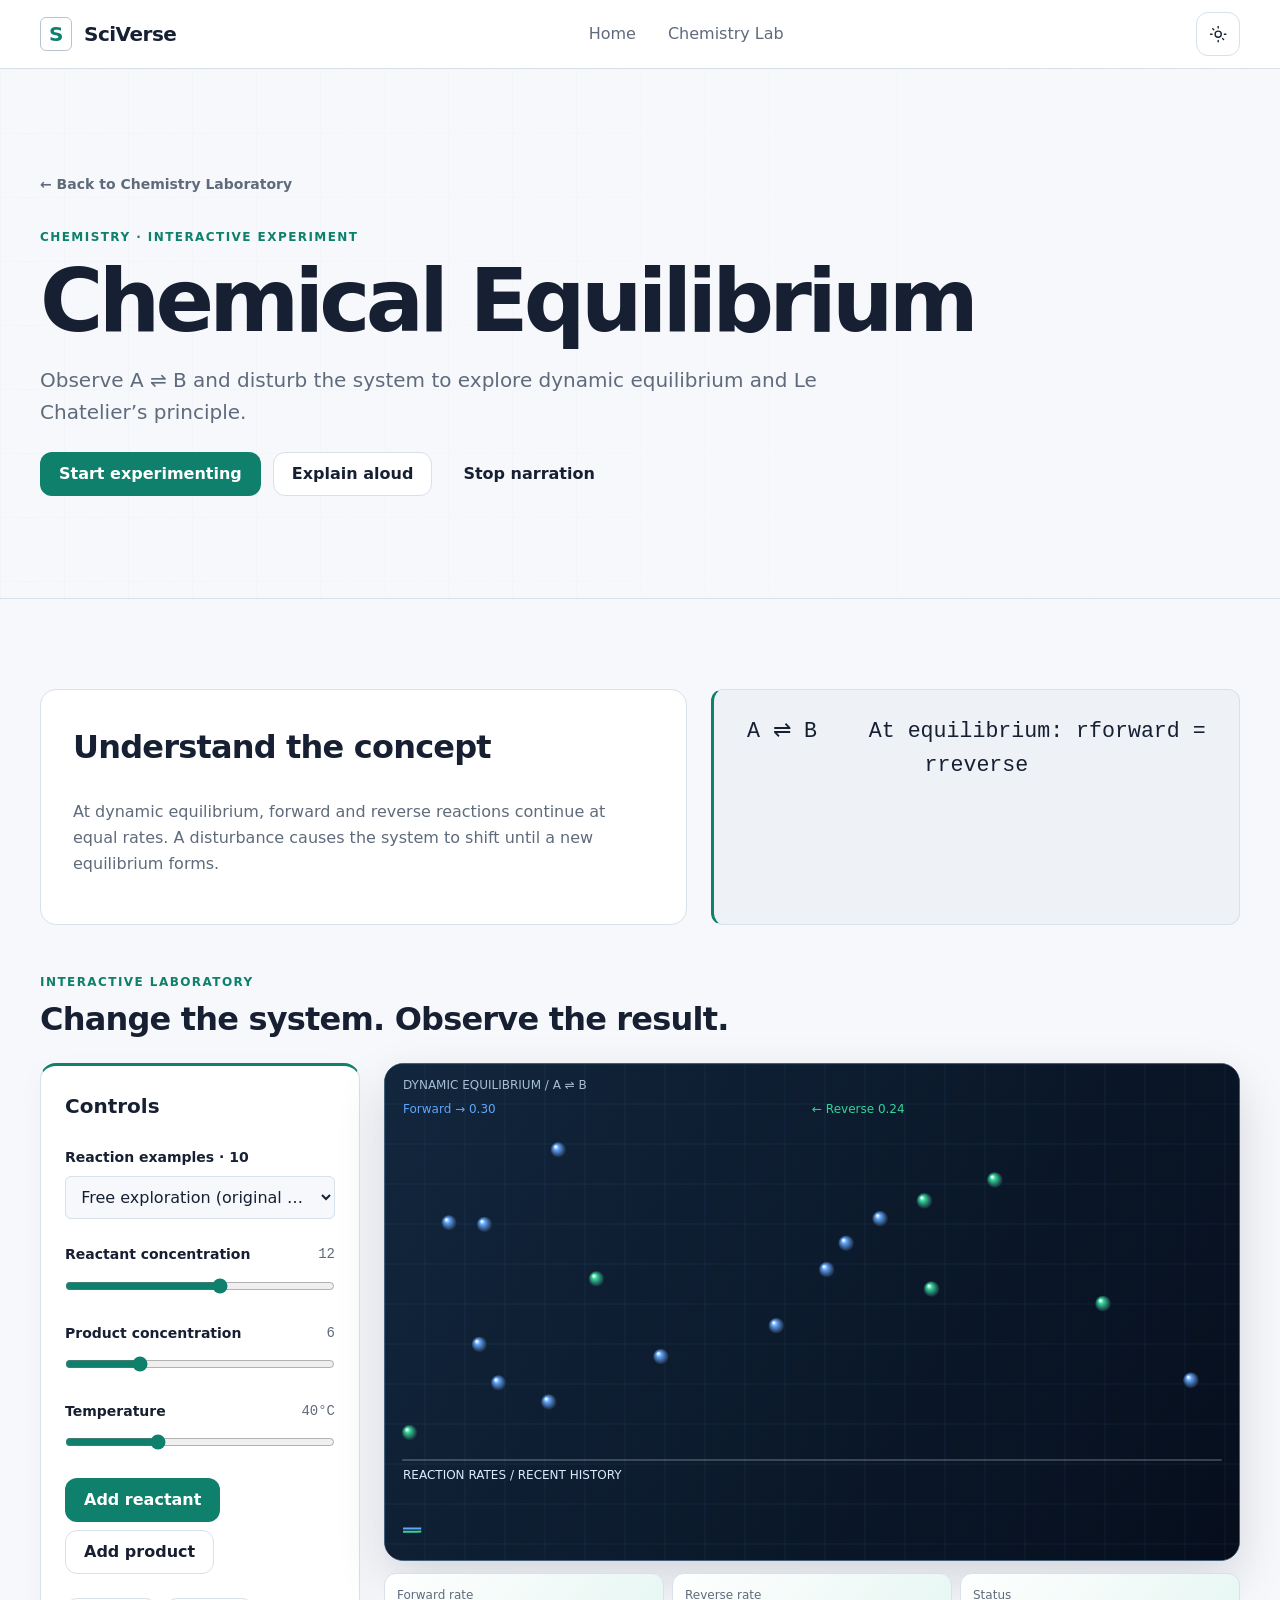
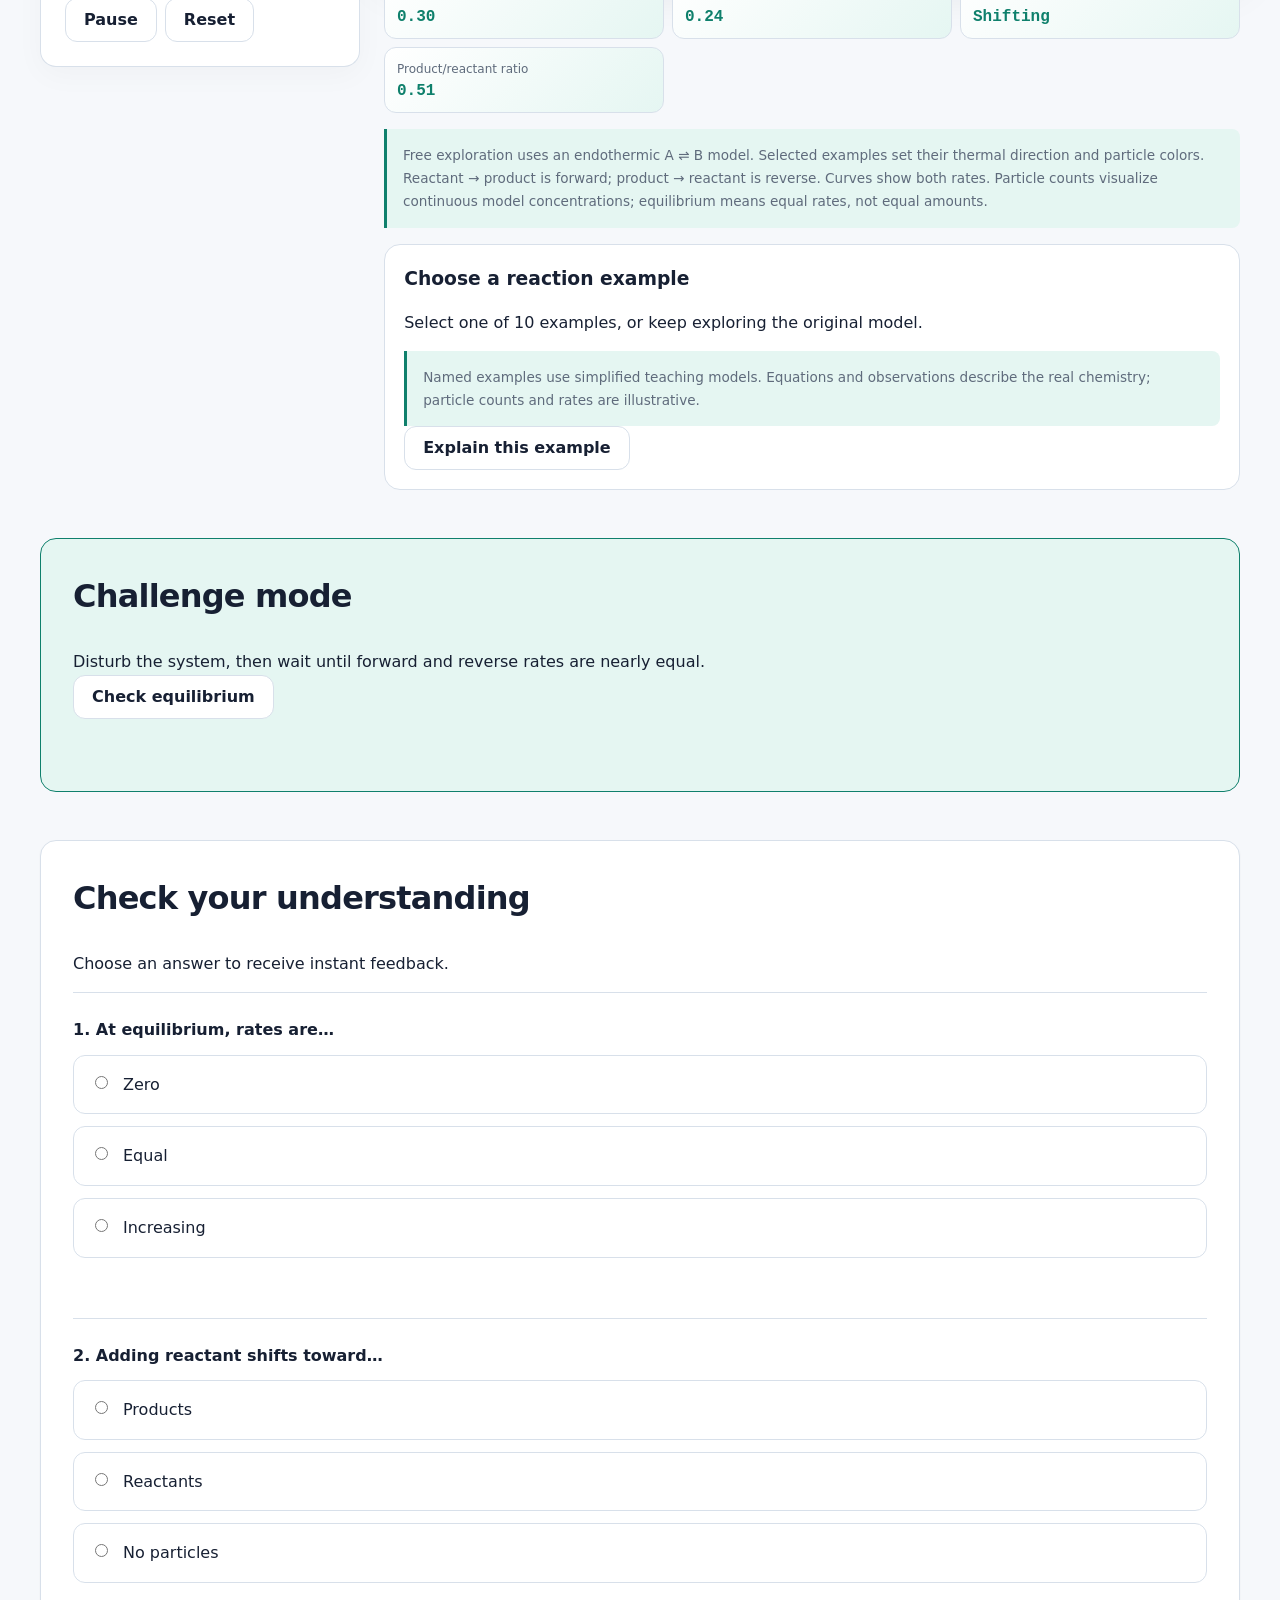
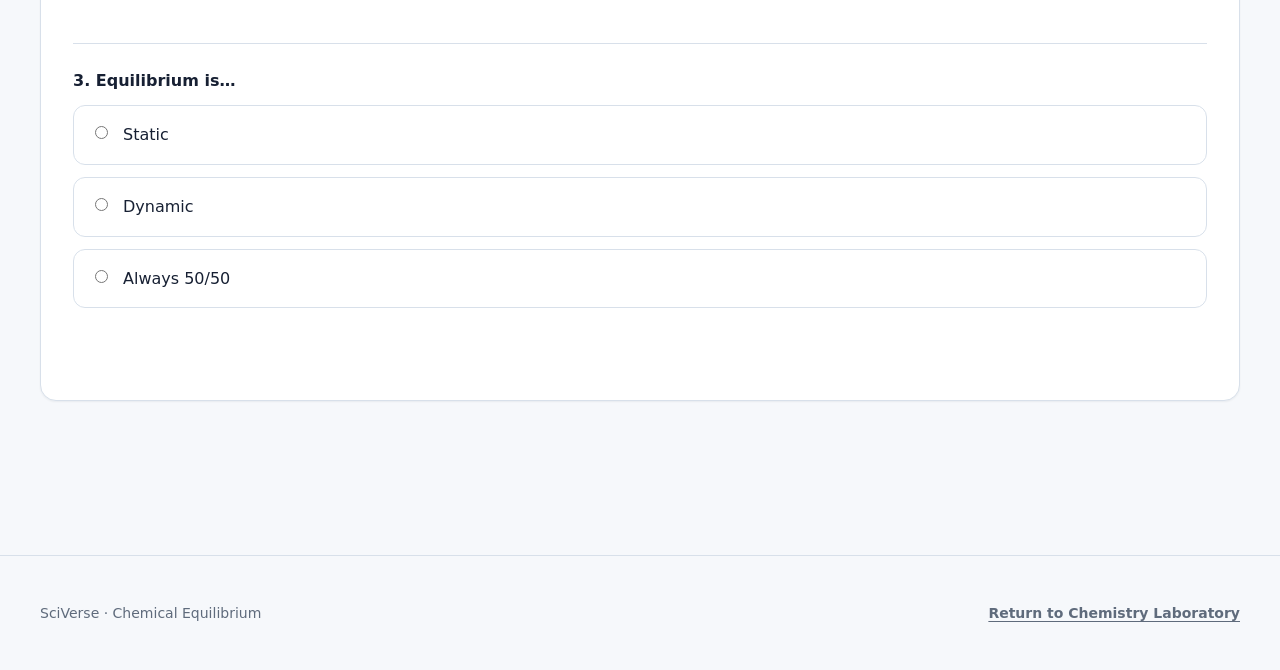
<file: concepts/chemistry/equilibrium.html>
<!DOCTYPE html>
<html lang="en" data-subject="chemistry">
<head><meta charset="UTF-8"><meta name="viewport" content="width=device-width, initial-scale=1.0"><meta name="description" content="Observe A ⇌ B and disturb the system to explore dynamic equilibrium and Le Chatelier’s principle."><title>Chemical Equilibrium | SciVerse</title><link rel="stylesheet" href="../../css/common.css"><link rel="stylesheet" href="../../css/simulation.css"><script src="../../js/common.js" defer></script><script src="../../js/lab-visuals.js" defer></script><script src="../../js/chemistry/reaction-examples.js" defer></script><script src="../../js/chemistry/equilibrium.js" defer></script></head>
<body><a class="skip-link" href="#main-content">Skip to experiment</a><header class="navbar"><div class="page-container navbar__inner"><a class="logo" href="../../index.html"><span class="logo__mark" aria-hidden="true">S</span><span>SciVerse</span></a><nav aria-label="Lesson navigation"><ul class="navbar__links"><li><a class="navbar__link" href="../../index.html">Home</a></li><li><a class="navbar__link" href="../../chemistry.html">Chemistry Lab</a></li></ul></nav><button class="icon-button theme-toggle" type="button" data-theme-toggle aria-label="Switch theme" aria-pressed="false"><svg class="theme-toggle__sun" viewBox="0 0 24 24" aria-hidden="true"><circle cx="12" cy="12" r="4"/><path d="M12 2v2M12 20v2M4.9 4.9l1.4 1.4M17.7 17.7l1.4 1.4M2 12h2M20 12h2"/></svg><svg class="theme-toggle__moon" viewBox="0 0 24 24" aria-hidden="true"><path d="M20.2 15.3A8.5 8.5 0 0 1 8.7 3.8a8.5 8.5 0 1 0 11.5 11.5Z"/></svg></button></div></header>
<main id="main-content"><section class="lesson-hero"><div class="page-container lesson-hero__inner"><a class="back-link" href="../../chemistry.html">← Back to Chemistry Laboratory</a><p class="lesson-eyebrow">Chemistry · Interactive experiment</p><h1>Chemical Equilibrium</h1><p class="lesson-hero__summary">Observe A ⇌ B and disturb the system to explore dynamic equilibrium and Le Chatelier’s principle.</p><div class="lesson-hero__actions"><a class="button button--chemistry" href="#experiment">Start experimenting</a><button class="button button--secondary" type="button" data-narration="Observe A ⇌ B and disturb the system to explore dynamic equilibrium and Le Chatelier’s principle. At dynamic equilibrium, forward and reverse reactions continue at equal rates. A disturbance causes the system to shift until a new equilibrium forms.">Explain aloud</button><button class="button button--ghost" type="button" onclick="stopSpeaking()">Stop narration</button></div></div></section>
<div class="page-container lesson-main"><section class="theory-grid" aria-labelledby="theory-title"><article class="theory-card"><h2 id="theory-title">Understand the concept</h2><p>At dynamic equilibrium, forward and reverse reactions continue at equal rates. A disturbance causes the system to shift until a new equilibrium forms.</p></article><div class="formula-block" aria-label="Key equation">A ⇌ B    At equilibrium: rforward = rreverse</div></section>
<section class="experiment-section" id="experiment" aria-labelledby="experiment-title"><div class="section-heading"><p class="section-heading__eyebrow">Interactive laboratory</p><h2 class="section-heading__title" id="experiment-title">Change the system. Observe the result.</h2></div><div class="experiment-layout"><aside class="control-panel" aria-label="Experiment controls"><h3>Controls</h3><div class="control-group"><label class="control-label" for="reactants">Reactant concentration<output class="control-value" id="reactantsValue">12</output></label><input id="reactants" type="range" min="1" max="20" step="1" value="12" data-unit=""></div><div class="control-group"><label class="control-label" for="products">Product concentration<output class="control-value" id="productsValue">6</output></label><input id="products" type="range" min="1" max="20" step="1" value="6" data-unit=""></div><div class="control-group"><label class="control-label" for="temperature">Temperature<output class="control-value" id="temperatureValue">40°C</output></label><input id="temperature" type="range" min="10" max="100" step="1" value="40" data-unit="°C"></div><div class="button-row"><button class="button button--chemistry disturbance" data-disturb="reactant" type="button">Add reactant</button><button class="button button--secondary disturbance" data-disturb="product" type="button">Add product</button></div><div class="button-row"><button class="button button--secondary" id="pause" type="button">Pause</button><button class="button button--secondary" id="reset" type="button">Reset</button></div></aside><div class="experiment-stage"><div class="simulation-panel"><canvas id="equilibriumCanvas" aria-label="Reversible particle reaction"></canvas></div><div class="live-results" aria-label="Live observations"><div class="result-card"><span>Forward rate</span><strong id="forwardOut">—</strong></div><div class="result-card"><span>Reverse rate</span><strong id="reverseOut">—</strong></div><div class="result-card"><span>Status</span><strong id="statusOut">—</strong></div><div class="result-card"><span>Product/reactant ratio</span><strong id="ratioOut">—</strong></div></div></div></div></section>
<section class="challenge"><h2>Challenge mode</h2><p>Disturb the system, then wait until forward and reverse rates are nearly equal.<button class="button button--secondary" id="checkChallenge" type="button">Check equilibrium</button></p><p class="challenge__feedback" id="challengeFeedback" aria-live="polite"></p></section>
<section class="quiz-container" data-quiz><h2>Check your understanding</h2><p>Choose an answer to receive instant feedback.</p><section class="quiz-question" data-answer="Equal" data-explanation="Both reactions continue at equal rates."><h3>1. At equilibrium, rates are…</h3><div class="quiz-options"><label class="quiz-option"><input type="radio" name="q0" value="Zero"><span>Zero</span></label><label class="quiz-option"><input type="radio" name="q0" value="Equal"><span>Equal</span></label><label class="quiz-option"><input type="radio" name="q0" value="Increasing"><span>Increasing</span></label></div><p class="quiz-feedback" aria-live="polite"></p></section><section class="quiz-question" data-answer="Products" data-explanation="The system consumes added reactant."><h3>2. Adding reactant shifts toward…</h3><div class="quiz-options"><label class="quiz-option"><input type="radio" name="q1" value="Products"><span>Products</span></label><label class="quiz-option"><input type="radio" name="q1" value="Reactants"><span>Reactants</span></label><label class="quiz-option"><input type="radio" name="q1" value="No particles"><span>No particles</span></label></div><p class="quiz-feedback" aria-live="polite"></p></section><section class="quiz-question" data-answer="Dynamic" data-explanation="Microscopic reactions continue."><h3>3. Equilibrium is…</h3><div class="quiz-options"><label class="quiz-option"><input type="radio" name="q2" value="Static"><span>Static</span></label><label class="quiz-option"><input type="radio" name="q2" value="Dynamic"><span>Dynamic</span></label><label class="quiz-option"><input type="radio" name="q2" value="Always 50/50"><span>Always 50/50</span></label></div><p class="quiz-feedback" aria-live="polite"></p></section></section></div></main>
<footer class="site-footer module-footer"><div class="page-container site-footer__inner"><p>SciVerse · Chemical Equilibrium</p><a href="../../chemistry.html">Return to Chemistry Laboratory</a></div></footer></body></html>
</file>
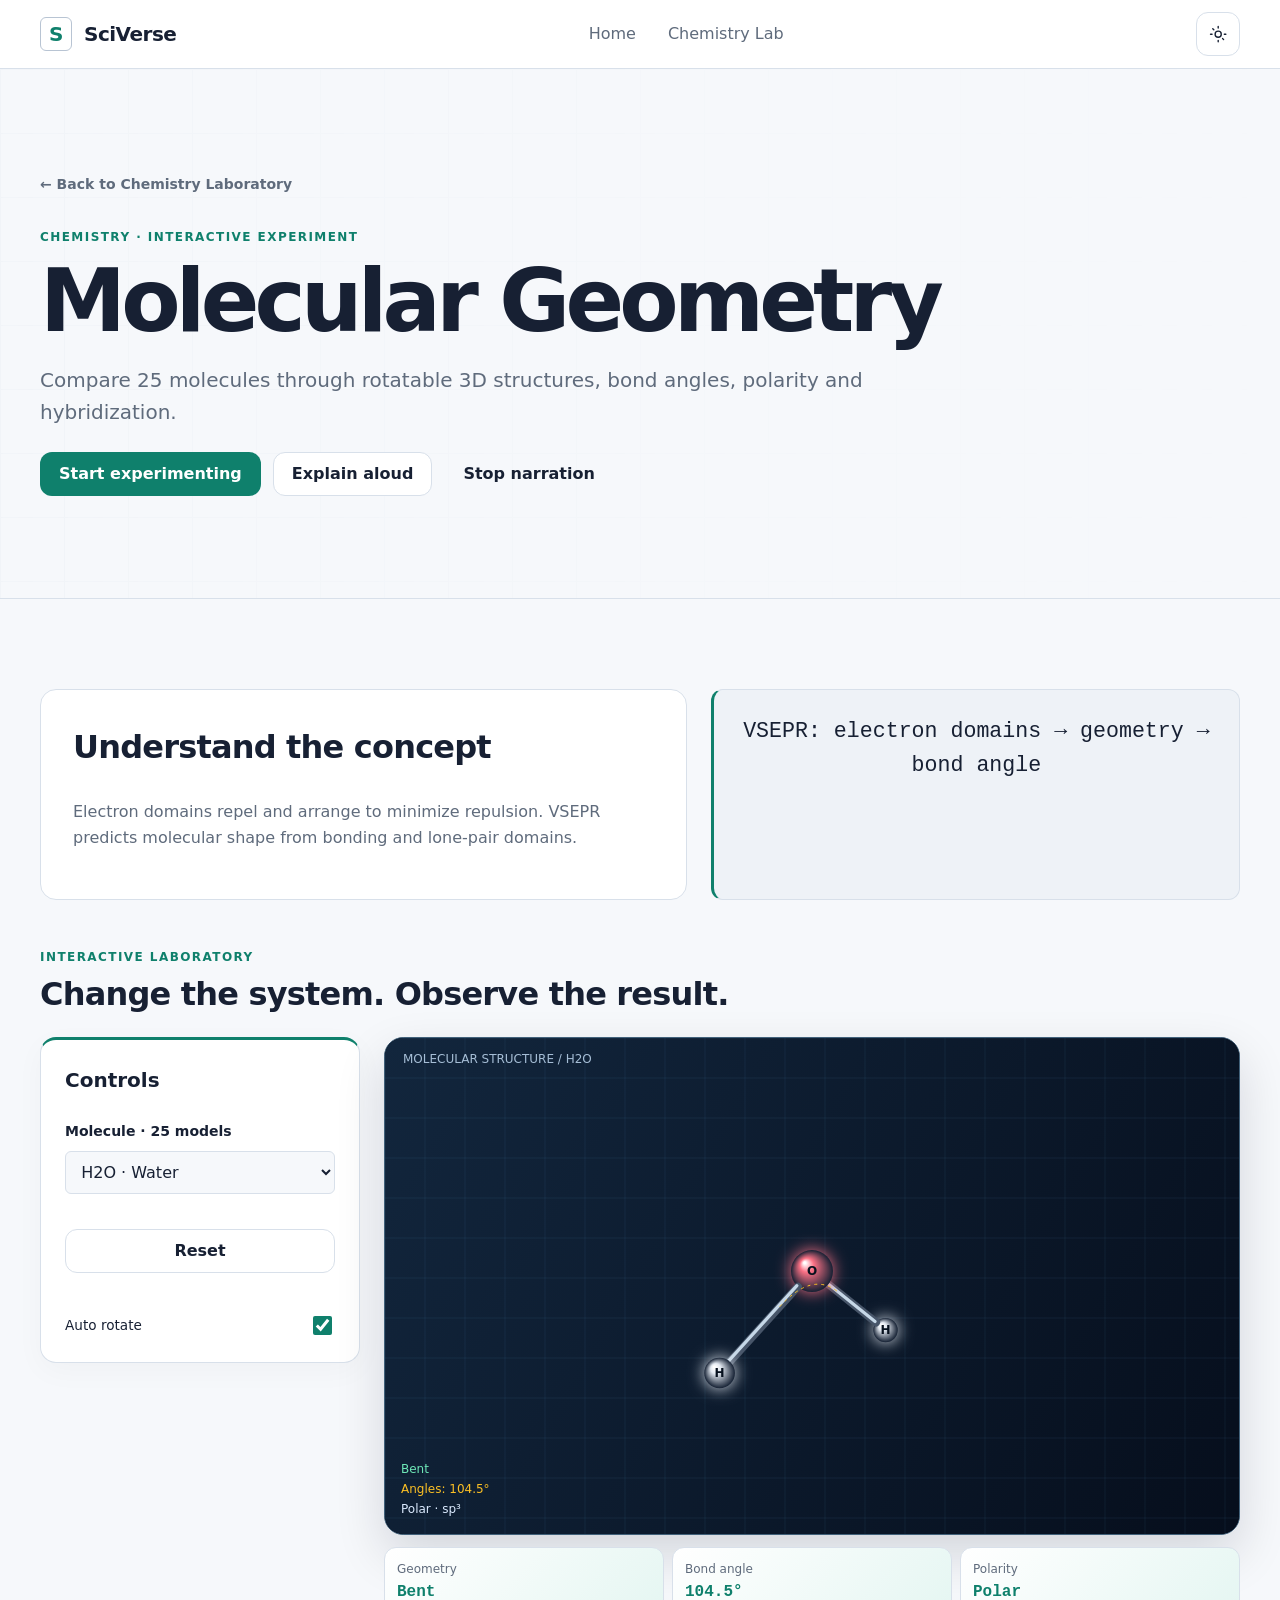
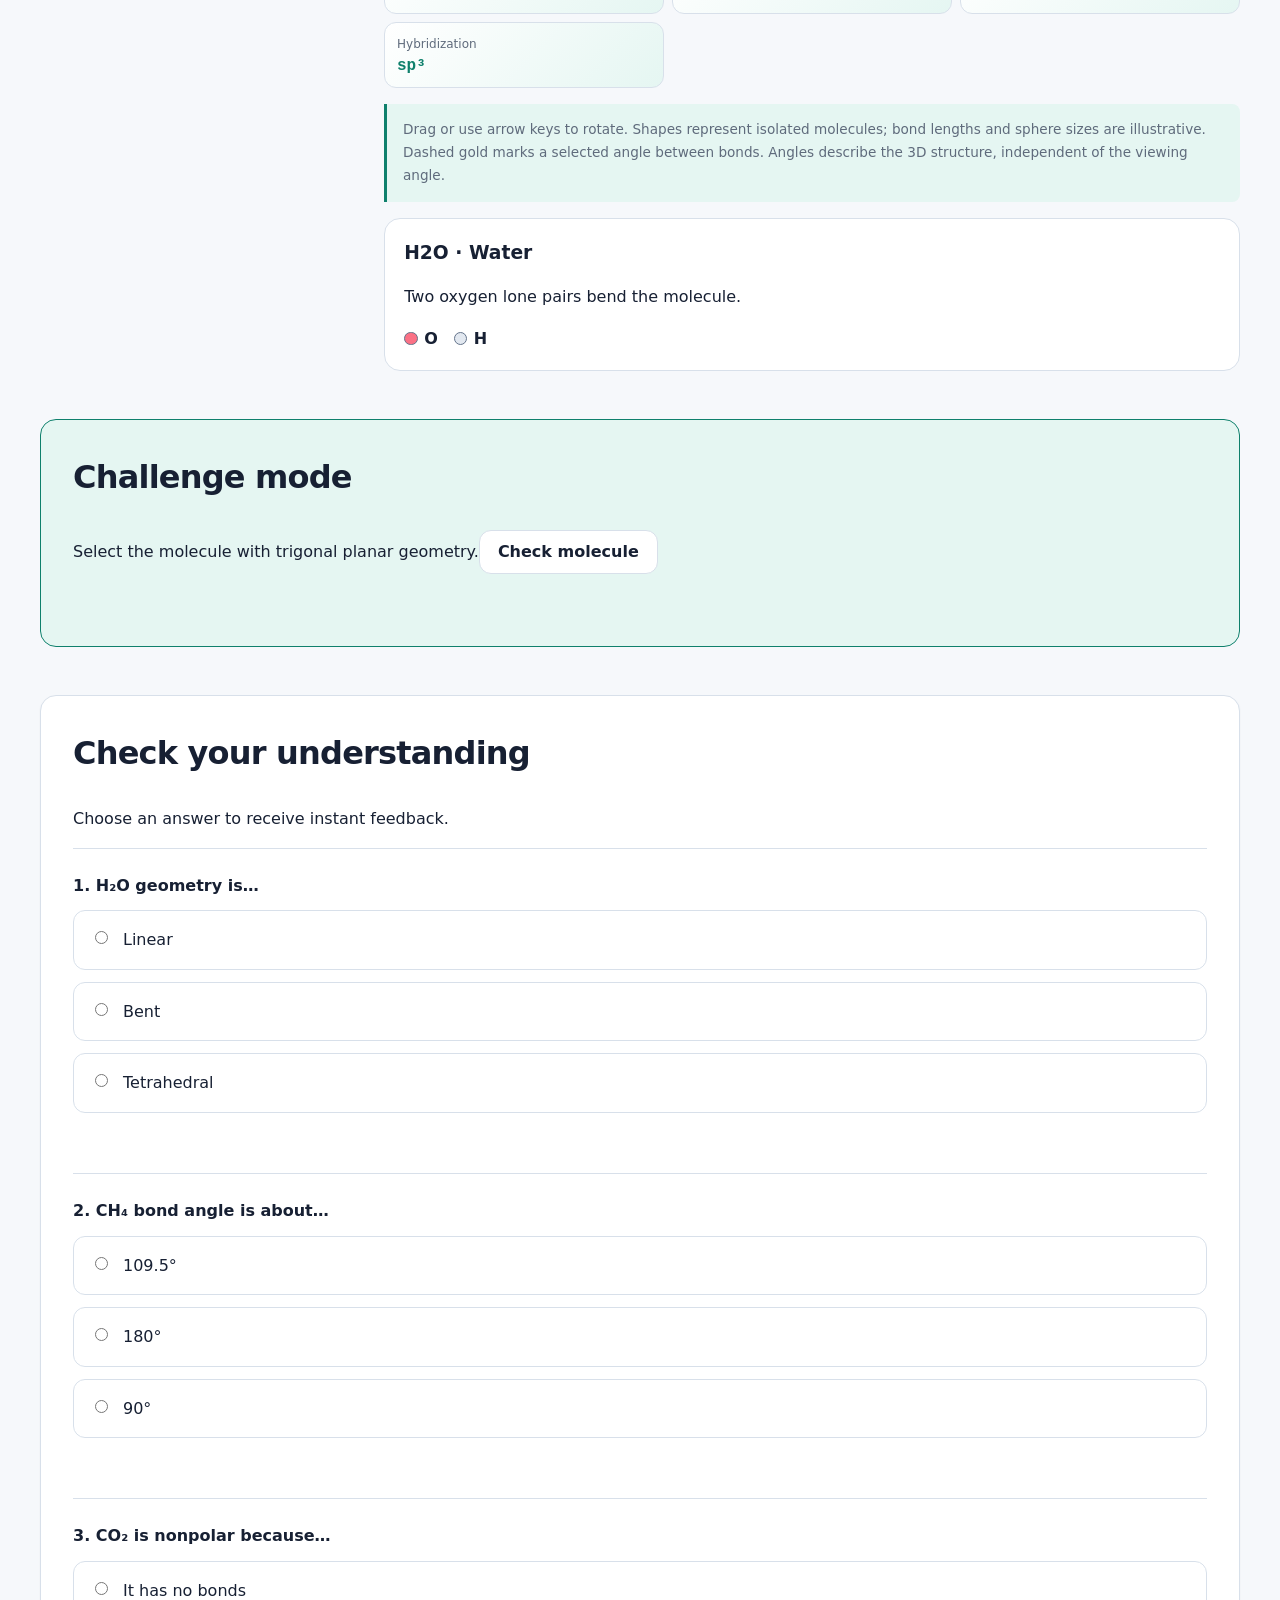
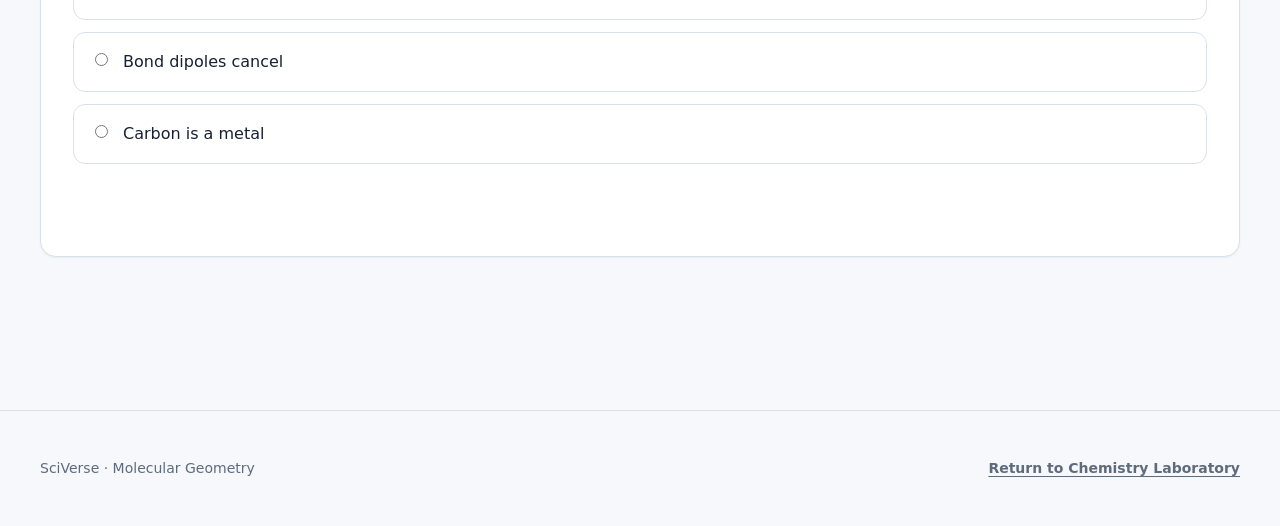
<file: concepts/chemistry/molecule.html>
<!DOCTYPE html>
<html lang="en" data-subject="chemistry">
<head><meta charset="UTF-8"><meta name="viewport" content="width=device-width, initial-scale=1.0"><meta name="description" content="Compare 25 molecules through rotatable 3D structures, bond angles, polarity and hybridization."><title>Molecular Geometry | SciVerse</title><link rel="stylesheet" href="../../css/common.css"><link rel="stylesheet" href="../../css/simulation.css"><script src="../../js/common.js" defer></script><script src="../../js/lab-visuals.js" defer></script><script src="../../js/chemistry/molecule-data.js" defer></script><script src="../../js/chemistry/molecule.js" defer></script></head>
<body><a class="skip-link" href="#main-content">Skip to experiment</a><header class="navbar"><div class="page-container navbar__inner"><a class="logo" href="../../index.html"><span class="logo__mark" aria-hidden="true">S</span><span>SciVerse</span></a><nav aria-label="Lesson navigation"><ul class="navbar__links"><li><a class="navbar__link" href="../../index.html">Home</a></li><li><a class="navbar__link" href="../../chemistry.html">Chemistry Lab</a></li></ul></nav><button class="icon-button theme-toggle" type="button" data-theme-toggle aria-label="Switch theme" aria-pressed="false"><svg class="theme-toggle__sun" viewBox="0 0 24 24" aria-hidden="true"><circle cx="12" cy="12" r="4"/><path d="M12 2v2M12 20v2M4.9 4.9l1.4 1.4M17.7 17.7l1.4 1.4M2 12h2M20 12h2"/></svg><svg class="theme-toggle__moon" viewBox="0 0 24 24" aria-hidden="true"><path d="M20.2 15.3A8.5 8.5 0 0 1 8.7 3.8a8.5 8.5 0 1 0 11.5 11.5Z"/></svg></button></div></header>
<main id="main-content"><section class="lesson-hero"><div class="page-container lesson-hero__inner"><a class="back-link" href="../../chemistry.html">← Back to Chemistry Laboratory</a><p class="lesson-eyebrow">Chemistry · Interactive experiment</p><h1>Molecular Geometry</h1><p class="lesson-hero__summary">Compare 25 molecules through rotatable 3D structures, bond angles, polarity and hybridization.</p><div class="lesson-hero__actions"><a class="button button--chemistry" href="#experiment">Start experimenting</a><button class="button button--secondary" type="button" data-narration="Compare 25 molecules through rotatable 3D structures, bond angles, polarity and hybridization. Electron domains repel and arrange to minimize repulsion. VSEPR predicts molecular shape from bonding and lone-pair domains.">Explain aloud</button><button class="button button--ghost" type="button" onclick="stopSpeaking()">Stop narration</button></div></div></section>
<div class="page-container lesson-main"><section class="theory-grid" aria-labelledby="theory-title"><article class="theory-card"><h2 id="theory-title">Understand the concept</h2><p>Electron domains repel and arrange to minimize repulsion. VSEPR predicts molecular shape from bonding and lone-pair domains.</p></article><div class="formula-block" aria-label="Key equation">VSEPR: electron domains → geometry → bond angle</div></section>
<section class="experiment-section" id="experiment" aria-labelledby="experiment-title"><div class="section-heading"><p class="section-heading__eyebrow">Interactive laboratory</p><h2 class="section-heading__title" id="experiment-title">Change the system. Observe the result.</h2></div><div class="experiment-layout"><aside class="control-panel" aria-label="Experiment controls"><h3>Controls</h3><div class="control-group"><label class="control-label" for="molecule">Molecule · 25 models</label><select id="molecule"><option>H2O</option><option>CO2</option><option>CH4</option><option>NH3</option><option>BF3</option></select></div><button class="button button--secondary" id="reset" type="button">Reset</button></aside><div class="experiment-stage"><div class="simulation-panel"><div class="molecule-stage" id="moleculeStage" aria-label="Interactive three-dimensional molecular structure"></div></div><div class="live-results" aria-label="Live observations"><div class="result-card"><span>Geometry</span><strong id="geometryOut">—</strong></div><div class="result-card"><span>Bond angle</span><strong id="angleOut">—</strong></div><div class="result-card"><span>Polarity</span><strong id="polarityOut">—</strong></div><div class="result-card"><span>Hybridization</span><strong id="hybridOut">—</strong></div></div></div></div></section>
<section class="challenge"><h2>Challenge mode</h2><p>Select the molecule with trigonal planar geometry.<button class="button button--secondary" id="checkChallenge" type="button">Check molecule</button></p><p class="challenge__feedback" id="challengeFeedback" aria-live="polite"></p></section>
<section class="quiz-container" data-quiz><h2>Check your understanding</h2><p>Choose an answer to receive instant feedback.</p><section class="quiz-question" data-answer="Bent" data-explanation="Two lone pairs bend the molecule."><h3>1. H₂O geometry is…</h3><div class="quiz-options"><label class="quiz-option"><input type="radio" name="q0" value="Linear"><span>Linear</span></label><label class="quiz-option"><input type="radio" name="q0" value="Bent"><span>Bent</span></label><label class="quiz-option"><input type="radio" name="q0" value="Tetrahedral"><span>Tetrahedral</span></label></div><p class="quiz-feedback" aria-live="polite"></p></section><section class="quiz-question" data-answer="109.5°" data-explanation="Methane is tetrahedral."><h3>2. CH₄ bond angle is about…</h3><div class="quiz-options"><label class="quiz-option"><input type="radio" name="q1" value="109.5°"><span>109.5°</span></label><label class="quiz-option"><input type="radio" name="q1" value="180°"><span>180°</span></label><label class="quiz-option"><input type="radio" name="q1" value="90°"><span>90°</span></label></div><p class="quiz-feedback" aria-live="polite"></p></section><section class="quiz-question" data-answer="Bond dipoles cancel" data-explanation="Its linear symmetry cancels dipoles."><h3>3. CO₂ is nonpolar because…</h3><div class="quiz-options"><label class="quiz-option"><input type="radio" name="q2" value="It has no bonds"><span>It has no bonds</span></label><label class="quiz-option"><input type="radio" name="q2" value="Bond dipoles cancel"><span>Bond dipoles cancel</span></label><label class="quiz-option"><input type="radio" name="q2" value="Carbon is a metal"><span>Carbon is a metal</span></label></div><p class="quiz-feedback" aria-live="polite"></p></section></section></div></main>
<footer class="site-footer module-footer"><div class="page-container site-footer__inner"><p>SciVerse · Molecular Geometry</p><a href="../../chemistry.html">Return to Chemistry Laboratory</a></div></footer></body></html>
</file>
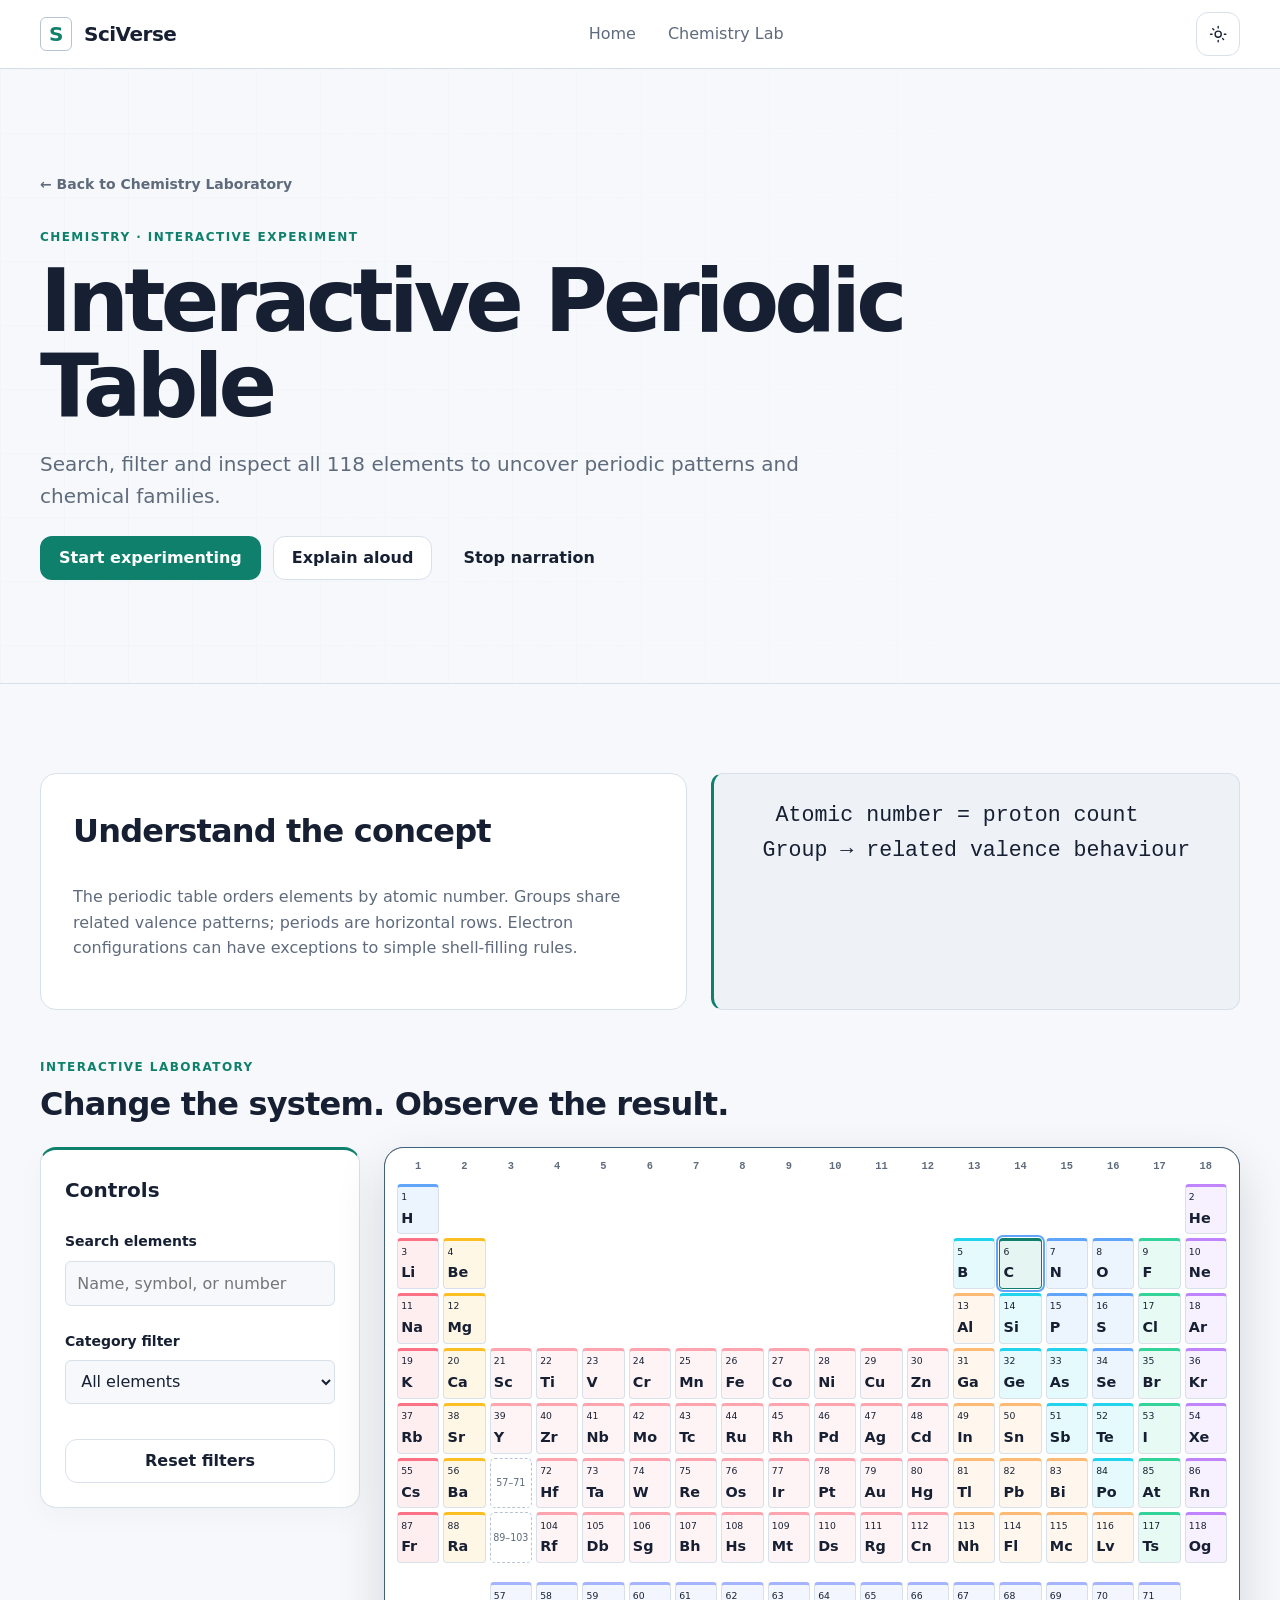
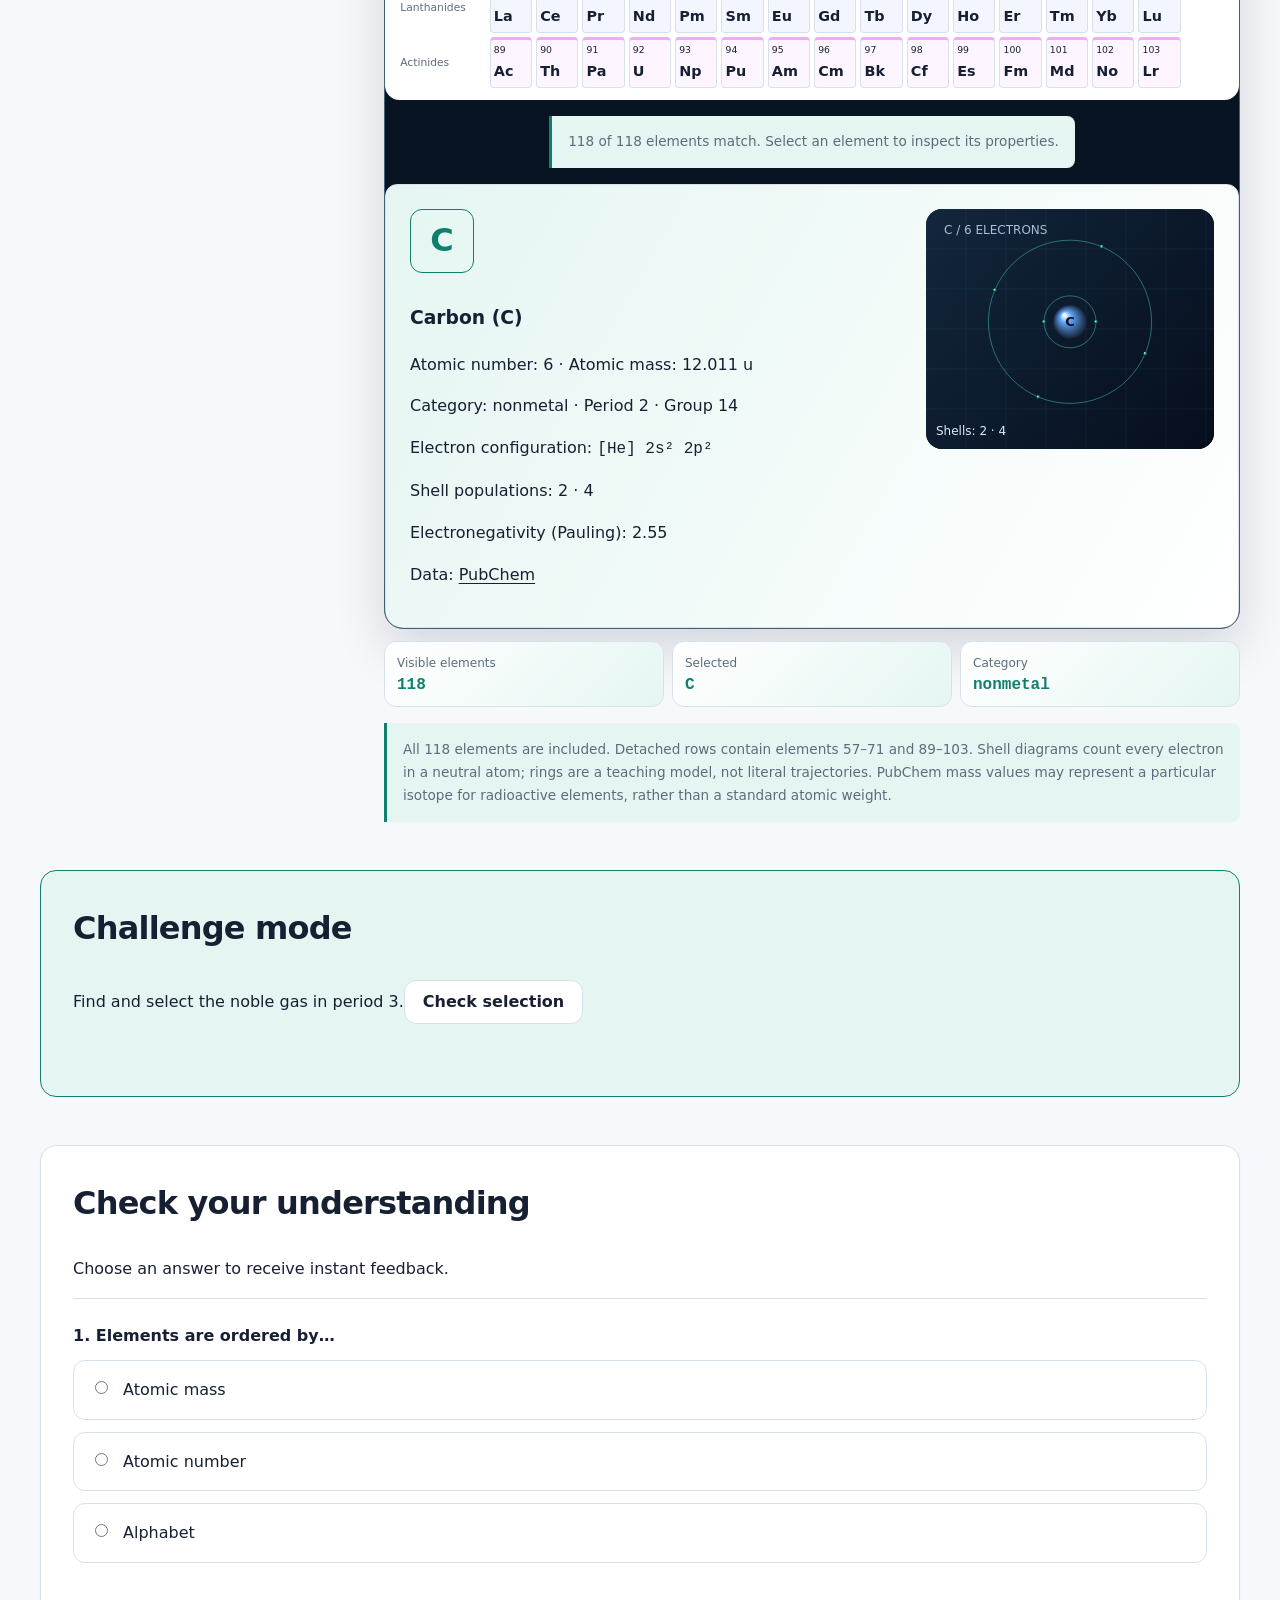
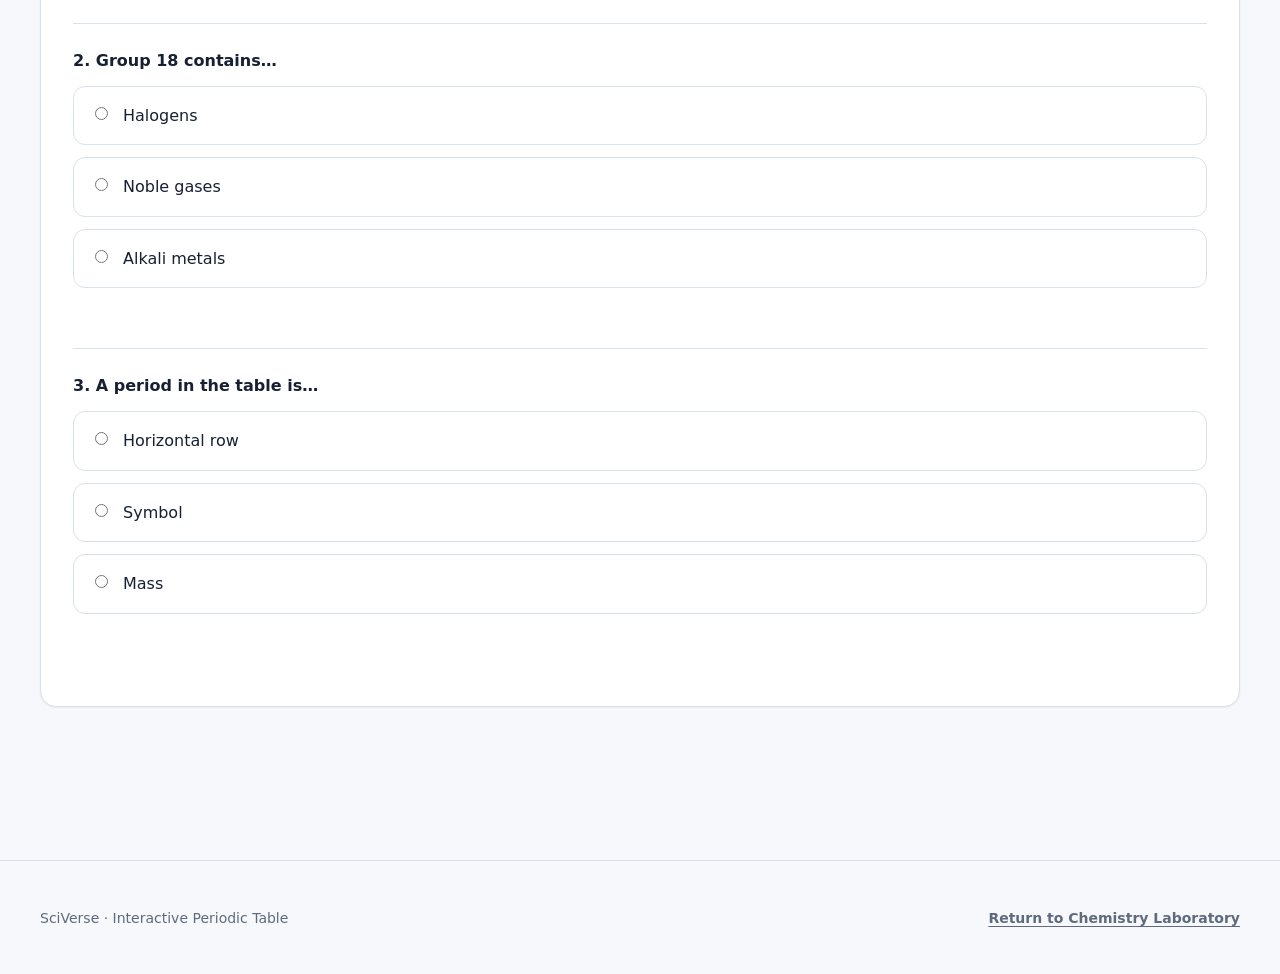
<file: concepts/chemistry/periodic-table.html>
<!DOCTYPE html>
<html lang="en" data-subject="chemistry">
<head><meta charset="UTF-8"><meta name="viewport" content="width=device-width, initial-scale=1.0"><meta name="description" content="Search, filter and inspect all 118 elements to uncover periodic patterns and chemical families."><title>Interactive Periodic Table | SciVerse</title><link rel="stylesheet" href="../../css/common.css"><link rel="stylesheet" href="../../css/simulation.css"><script src="../../js/common.js" defer></script><script src="../../js/lab-visuals.js" defer></script><script src="../../js/chemistry/periodic-data.js" defer></script><script src="../../js/chemistry/periodic-table.js" defer></script></head>
<body><a class="skip-link" href="#main-content">Skip to experiment</a><header class="navbar"><div class="page-container navbar__inner"><a class="logo" href="../../index.html"><span class="logo__mark" aria-hidden="true">S</span><span>SciVerse</span></a><nav aria-label="Lesson navigation"><ul class="navbar__links"><li><a class="navbar__link" href="../../index.html">Home</a></li><li><a class="navbar__link" href="../../chemistry.html">Chemistry Lab</a></li></ul></nav><button class="icon-button theme-toggle" type="button" data-theme-toggle aria-label="Switch theme" aria-pressed="false"><svg class="theme-toggle__sun" viewBox="0 0 24 24" aria-hidden="true"><circle cx="12" cy="12" r="4"/><path d="M12 2v2M12 20v2M4.9 4.9l1.4 1.4M17.7 17.7l1.4 1.4M2 12h2M20 12h2"/></svg><svg class="theme-toggle__moon" viewBox="0 0 24 24" aria-hidden="true"><path d="M20.2 15.3A8.5 8.5 0 0 1 8.7 3.8a8.5 8.5 0 1 0 11.5 11.5Z"/></svg></button></div></header>
<main id="main-content"><section class="lesson-hero"><div class="page-container lesson-hero__inner"><a class="back-link" href="../../chemistry.html">← Back to Chemistry Laboratory</a><p class="lesson-eyebrow">Chemistry · Interactive experiment</p><h1>Interactive Periodic Table</h1><p class="lesson-hero__summary">Search, filter and inspect all 118 elements to uncover periodic patterns and chemical families.</p><div class="lesson-hero__actions"><a class="button button--chemistry" href="#experiment">Start experimenting</a><button class="button button--secondary" type="button" data-narration="Search, filter and inspect all 118 elements to uncover periodic patterns and chemical families. The periodic table orders elements by atomic number. Groups share related valence patterns; periods are horizontal rows. Electron configurations can have exceptions to simple shell-filling rules.">Explain aloud</button><button class="button button--ghost" type="button" onclick="stopSpeaking()">Stop narration</button></div></div></section>
<div class="page-container lesson-main"><section class="theory-grid" aria-labelledby="theory-title"><article class="theory-card"><h2 id="theory-title">Understand the concept</h2><p>The periodic table orders elements by atomic number. Groups share related valence patterns; periods are horizontal rows. Electron configurations can have exceptions to simple shell-filling rules.</p></article><div class="formula-block" aria-label="Key equation">Atomic number = proton count    Group → related valence behaviour</div></section>
<section class="experiment-section" id="experiment" aria-labelledby="experiment-title"><div class="section-heading"><p class="section-heading__eyebrow">Interactive laboratory</p><h2 class="section-heading__title" id="experiment-title">Change the system. Observe the result.</h2></div><div class="experiment-layout"><aside class="control-panel" aria-label="Experiment controls"><h3>Controls</h3><div class="control-group"><label class="control-label" for="search">Search elements</label><input id="search" type="search" placeholder="Name, symbol, or number"></div><div class="control-group"><label class="control-label" for="filter">Category filter</label><select id="filter"><option value="all">All elements</option><option value="metal">Metals</option><option value="nonmetal">Non-metals</option><option value="noble gas">Noble gases</option><option value="halogen">Halogens</option><option value="alkali metal">Alkali metals</option><option value="alkaline earth metal">Alkaline earth metals</option></select></div><button class="button button--secondary" id="reset" type="button">Reset filters</button></aside><div class="experiment-stage"><div class="simulation-panel"><div class="periodic-scroll"><div class="periodic-table-grid" id="periodicTable" aria-label="Interactive periodic table"></div></div><div class="periodic-detail" id="elementDetail" aria-live="polite">Select an element to inspect its properties.</div></div><div class="live-results" aria-label="Live observations"><div class="result-card"><span>Visible elements</span><strong id="visibleOut">—</strong></div><div class="result-card"><span>Selected</span><strong id="selectedOut">—</strong></div><div class="result-card"><span>Category</span><strong id="categoryOut">—</strong></div></div></div></div></section>
<section class="challenge"><h2>Challenge mode</h2><p>Find and select the noble gas in period 3.<button class="button button--secondary" id="checkChallenge" type="button">Check selection</button></p><p class="challenge__feedback" id="challengeFeedback" aria-live="polite"></p></section>
<section class="quiz-container" data-quiz><h2>Check your understanding</h2><p>Choose an answer to receive instant feedback.</p><section class="quiz-question" data-answer="Atomic number" data-explanation="Atomic number increases across the table."><h3>1. Elements are ordered by…</h3><div class="quiz-options"><label class="quiz-option"><input type="radio" name="q0" value="Atomic mass"><span>Atomic mass</span></label><label class="quiz-option"><input type="radio" name="q0" value="Atomic number"><span>Atomic number</span></label><label class="quiz-option"><input type="radio" name="q0" value="Alphabet"><span>Alphabet</span></label></div><p class="quiz-feedback" aria-live="polite"></p></section><section class="quiz-question" data-answer="Noble gases" data-explanation="Group 18 elements have stable outer shells."><h3>2. Group 18 contains…</h3><div class="quiz-options"><label class="quiz-option"><input type="radio" name="q1" value="Halogens"><span>Halogens</span></label><label class="quiz-option"><input type="radio" name="q1" value="Noble gases"><span>Noble gases</span></label><label class="quiz-option"><input type="radio" name="q1" value="Alkali metals"><span>Alkali metals</span></label></div><p class="quiz-feedback" aria-live="polite"></p></section><section class="quiz-question" data-answer="Horizontal row" data-explanation="A period is a horizontal row in the periodic table."><h3>3. A period in the table is…</h3><div class="quiz-options"><label class="quiz-option"><input type="radio" name="q2" value="Horizontal row"><span>Horizontal row</span></label><label class="quiz-option"><input type="radio" name="q2" value="Symbol"><span>Symbol</span></label><label class="quiz-option"><input type="radio" name="q2" value="Mass"><span>Mass</span></label></div><p class="quiz-feedback" aria-live="polite"></p></section></section></div></main>
<footer class="site-footer module-footer"><div class="page-container site-footer__inner"><p>SciVerse · Interactive Periodic Table</p><a href="../../chemistry.html">Return to Chemistry Laboratory</a></div></footer></body></html>
</file>
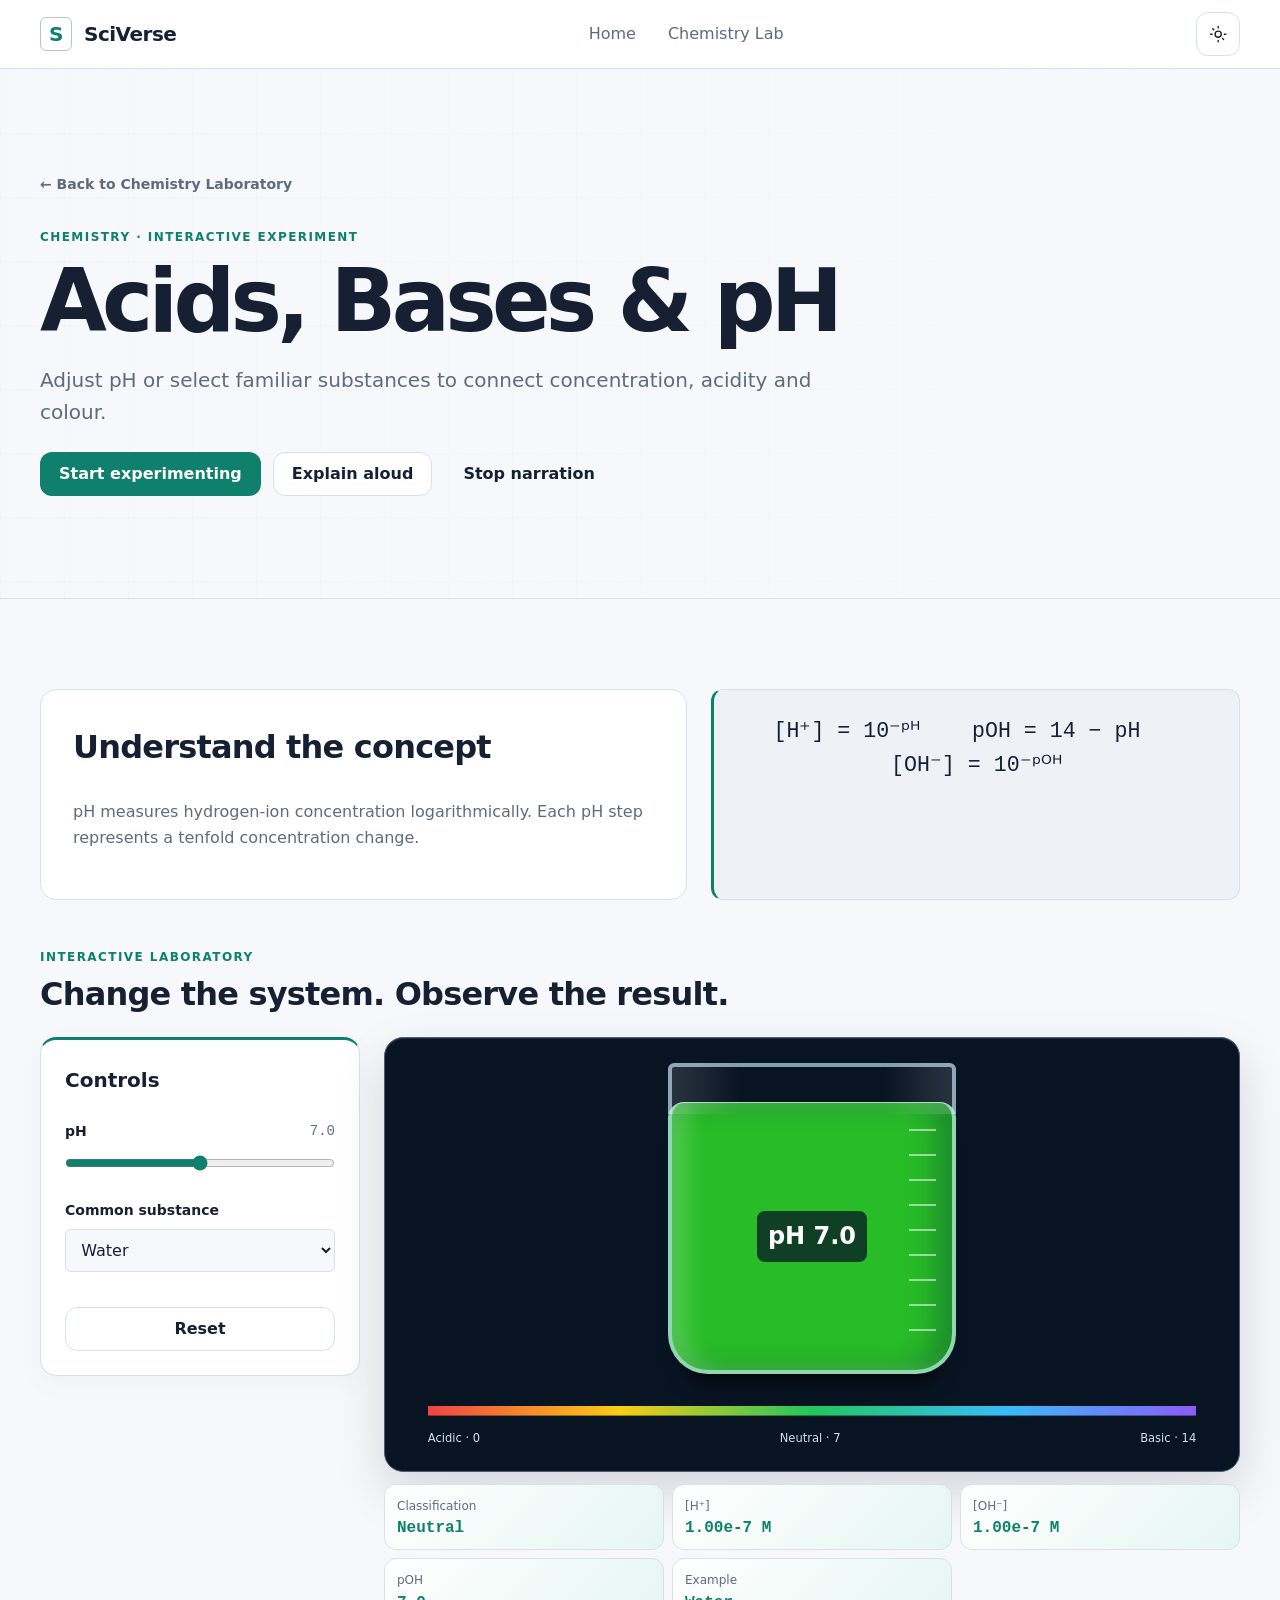
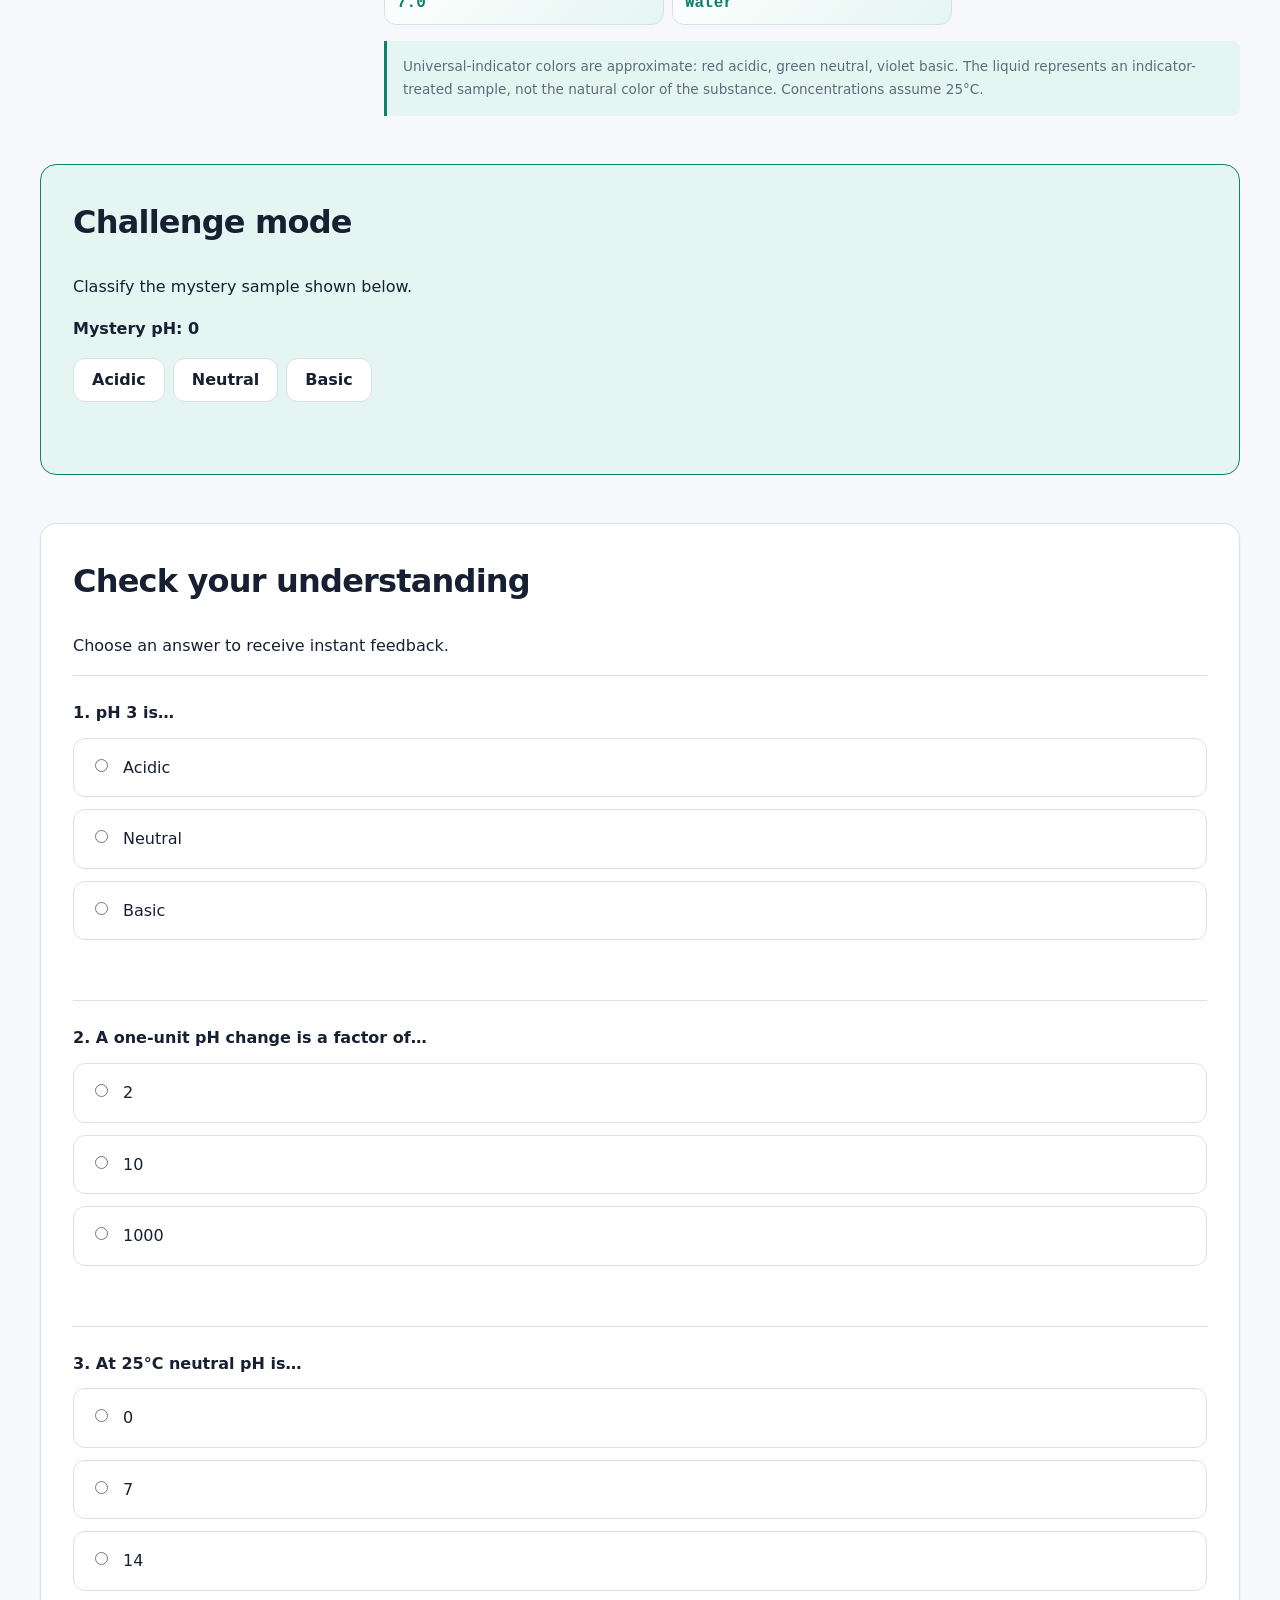
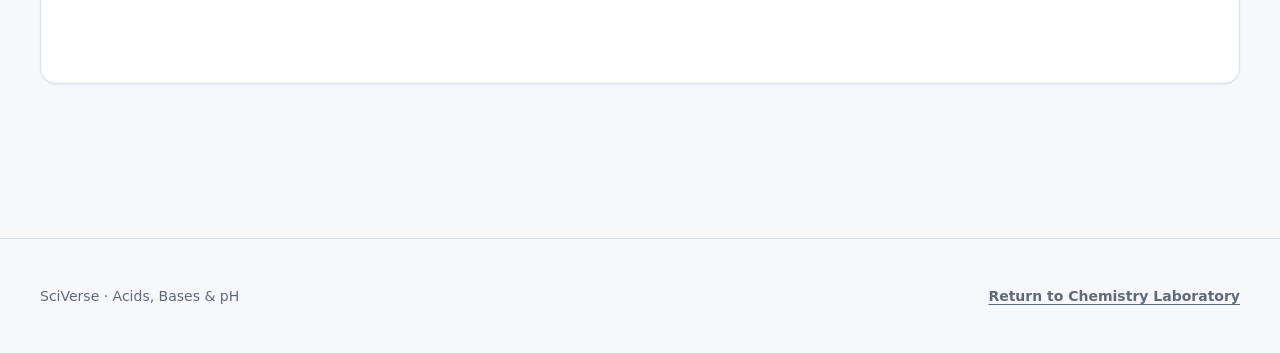
<file: concepts/chemistry/ph-lab.html>
<!DOCTYPE html>
<html lang="en" data-subject="chemistry">
<head><meta charset="UTF-8"><meta name="viewport" content="width=device-width, initial-scale=1.0"><meta name="description" content="Adjust pH or select familiar substances to connect concentration, acidity and colour."><title>Acids, Bases & pH | SciVerse</title><link rel="stylesheet" href="../../css/common.css"><link rel="stylesheet" href="../../css/simulation.css"><script src="../../js/common.js" defer></script><script src="../../js/lab-visuals.js" defer></script><script src="../../js/chemistry/ph-lab.js" defer></script></head>
<body><a class="skip-link" href="#main-content">Skip to experiment</a><header class="navbar"><div class="page-container navbar__inner"><a class="logo" href="../../index.html"><span class="logo__mark" aria-hidden="true">S</span><span>SciVerse</span></a><nav aria-label="Lesson navigation"><ul class="navbar__links"><li><a class="navbar__link" href="../../index.html">Home</a></li><li><a class="navbar__link" href="../../chemistry.html">Chemistry Lab</a></li></ul></nav><button class="icon-button theme-toggle" type="button" data-theme-toggle aria-label="Switch theme" aria-pressed="false"><svg class="theme-toggle__sun" viewBox="0 0 24 24" aria-hidden="true"><circle cx="12" cy="12" r="4"/><path d="M12 2v2M12 20v2M4.9 4.9l1.4 1.4M17.7 17.7l1.4 1.4M2 12h2M20 12h2"/></svg><svg class="theme-toggle__moon" viewBox="0 0 24 24" aria-hidden="true"><path d="M20.2 15.3A8.5 8.5 0 0 1 8.7 3.8a8.5 8.5 0 1 0 11.5 11.5Z"/></svg></button></div></header>
<main id="main-content"><section class="lesson-hero"><div class="page-container lesson-hero__inner"><a class="back-link" href="../../chemistry.html">← Back to Chemistry Laboratory</a><p class="lesson-eyebrow">Chemistry · Interactive experiment</p><h1>Acids, Bases & pH</h1><p class="lesson-hero__summary">Adjust pH or select familiar substances to connect concentration, acidity and colour.</p><div class="lesson-hero__actions"><a class="button button--chemistry" href="#experiment">Start experimenting</a><button class="button button--secondary" type="button" data-narration="Adjust pH or select familiar substances to connect concentration, acidity and colour. pH measures hydrogen-ion concentration logarithmically. Each pH step represents a tenfold concentration change.">Explain aloud</button><button class="button button--ghost" type="button" onclick="stopSpeaking()">Stop narration</button></div></div></section>
<div class="page-container lesson-main"><section class="theory-grid" aria-labelledby="theory-title"><article class="theory-card"><h2 id="theory-title">Understand the concept</h2><p>pH measures hydrogen-ion concentration logarithmically. Each pH step represents a tenfold concentration change.</p></article><div class="formula-block" aria-label="Key equation">[H⁺] = 10⁻ᵖᴴ    pOH = 14 − pH    [OH⁻] = 10⁻ᵖᴼᴴ</div></section>
<section class="experiment-section" id="experiment" aria-labelledby="experiment-title"><div class="section-heading"><p class="section-heading__eyebrow">Interactive laboratory</p><h2 class="section-heading__title" id="experiment-title">Change the system. Observe the result.</h2></div><div class="experiment-layout"><aside class="control-panel" aria-label="Experiment controls"><h3>Controls</h3><div class="control-group"><label class="control-label" for="ph">pH<output class="control-value" id="phValue">7</output></label><input id="ph" type="range" min="0" max="14" step="0.1" value="7" data-unit=""></div><div class="control-group"><label class="control-label" for="substance">Common substance</label><select id="substance"><option value="2">Lemon juice</option><option value="3">Vinegar</option><option value="5">Coffee</option><option value="7" selected>Water</option><option value="10">Soap</option><option value="13">Bleach</option></select></div><button class="button button--secondary" id="reset" type="button">Reset</button></aside><div class="experiment-stage"><div class="simulation-panel"><div class="ph-liquid" id="liquid" aria-label="Liquid colour representing pH"><span id="liquidLabel">pH 7.0</span></div></div><div class="live-results" aria-label="Live observations"><div class="result-card"><span>Classification</span><strong id="typeOut">—</strong></div><div class="result-card"><span>[H⁺]</span><strong id="hOut">—</strong></div><div class="result-card"><span>[OH⁻]</span><strong id="ohOut">—</strong></div><div class="result-card"><span>pOH</span><strong id="pohOut">—</strong></div><div class="result-card"><span>Example</span><strong id="exampleOut">—</strong></div></div></div></div></section>
<section class="challenge"><h2>Challenge mode</h2><p>Classify the mystery sample shown below.<p><strong id="mystery">Mystery pH: —</strong></p><div class="button-row"><button class="button button--secondary challenge-choice" data-choice="acidic" type="button">Acidic</button><button class="button button--secondary challenge-choice" data-choice="neutral" type="button">Neutral</button><button class="button button--secondary challenge-choice" data-choice="basic" type="button">Basic</button></div></p><p class="challenge__feedback" id="challengeFeedback" aria-live="polite"></p></section>
<section class="quiz-container" data-quiz><h2>Check your understanding</h2><p>Choose an answer to receive instant feedback.</p><section class="quiz-question" data-answer="Acidic" data-explanation="Values below 7 are acidic."><h3>1. pH 3 is…</h3><div class="quiz-options"><label class="quiz-option"><input type="radio" name="q0" value="Acidic"><span>Acidic</span></label><label class="quiz-option"><input type="radio" name="q0" value="Neutral"><span>Neutral</span></label><label class="quiz-option"><input type="radio" name="q0" value="Basic"><span>Basic</span></label></div><p class="quiz-feedback" aria-live="polite"></p></section><section class="quiz-question" data-answer="10" data-explanation="pH is logarithmic base ten."><h3>2. A one-unit pH change is a factor of…</h3><div class="quiz-options"><label class="quiz-option"><input type="radio" name="q1" value="2"><span>2</span></label><label class="quiz-option"><input type="radio" name="q1" value="10"><span>10</span></label><label class="quiz-option"><input type="radio" name="q1" value="1000"><span>1000</span></label></div><p class="quiz-feedback" aria-live="polite"></p></section><section class="quiz-question" data-answer="7" data-explanation="Water has equal H⁺ and OH⁻ at pH 7."><h3>3. At 25°C neutral pH is…</h3><div class="quiz-options"><label class="quiz-option"><input type="radio" name="q2" value="0"><span>0</span></label><label class="quiz-option"><input type="radio" name="q2" value="7"><span>7</span></label><label class="quiz-option"><input type="radio" name="q2" value="14"><span>14</span></label></div><p class="quiz-feedback" aria-live="polite"></p></section></section></div></main>
<footer class="site-footer module-footer"><div class="page-container site-footer__inner"><p>SciVerse · Acids, Bases & pH</p><a href="../../chemistry.html">Return to Chemistry Laboratory</a></div></footer></body></html>
</file>
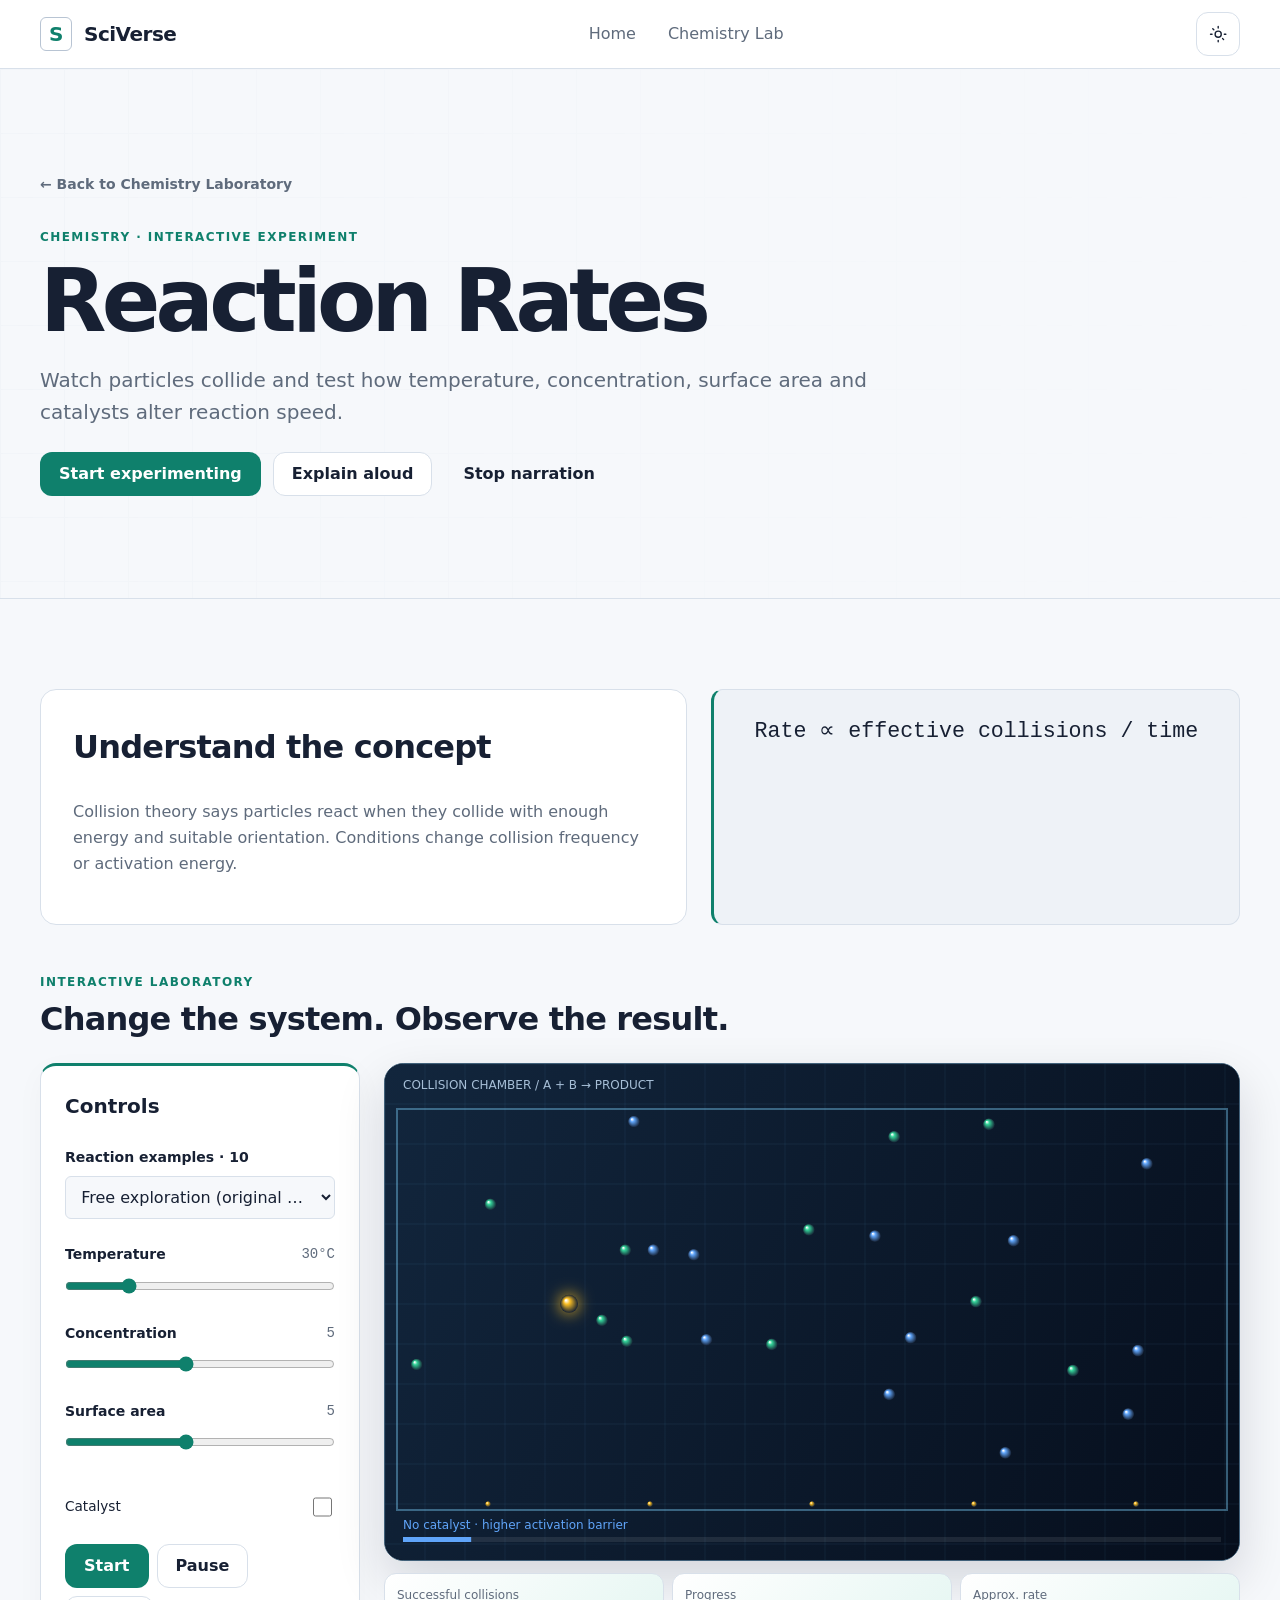
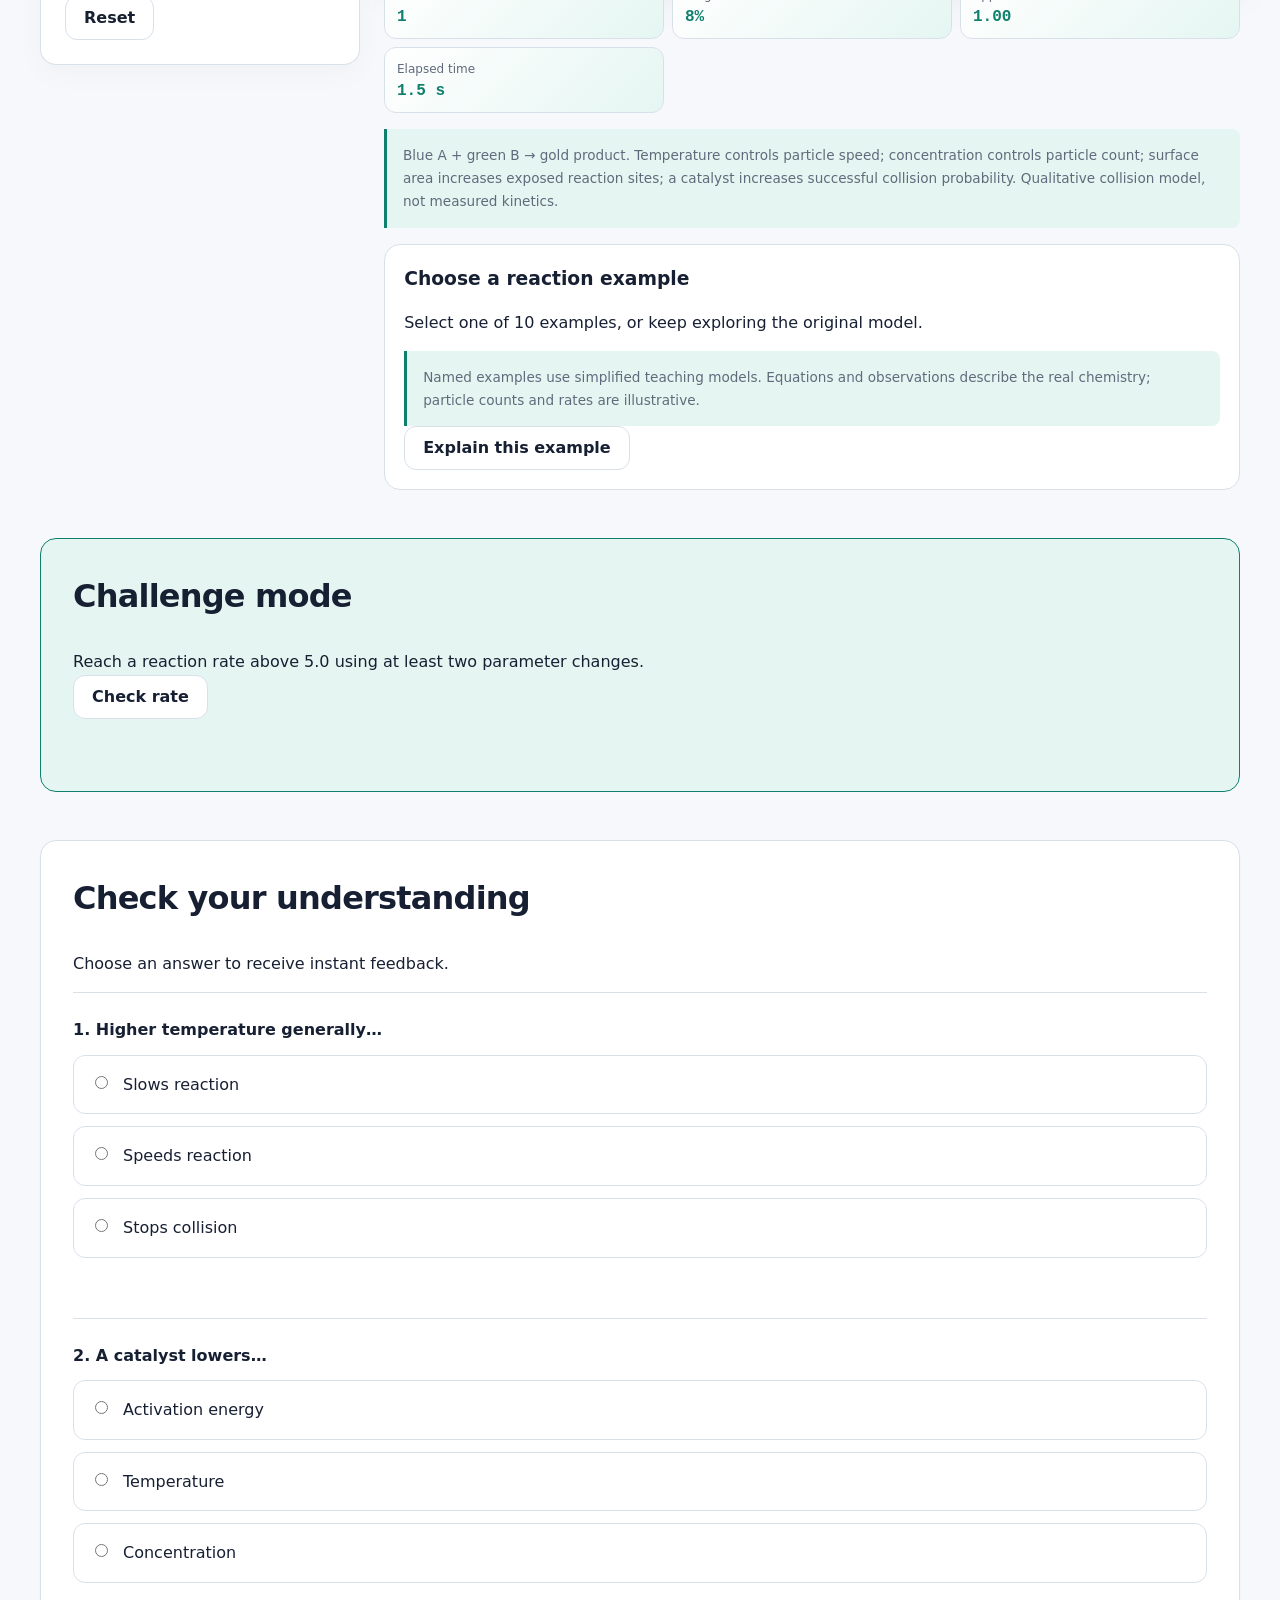
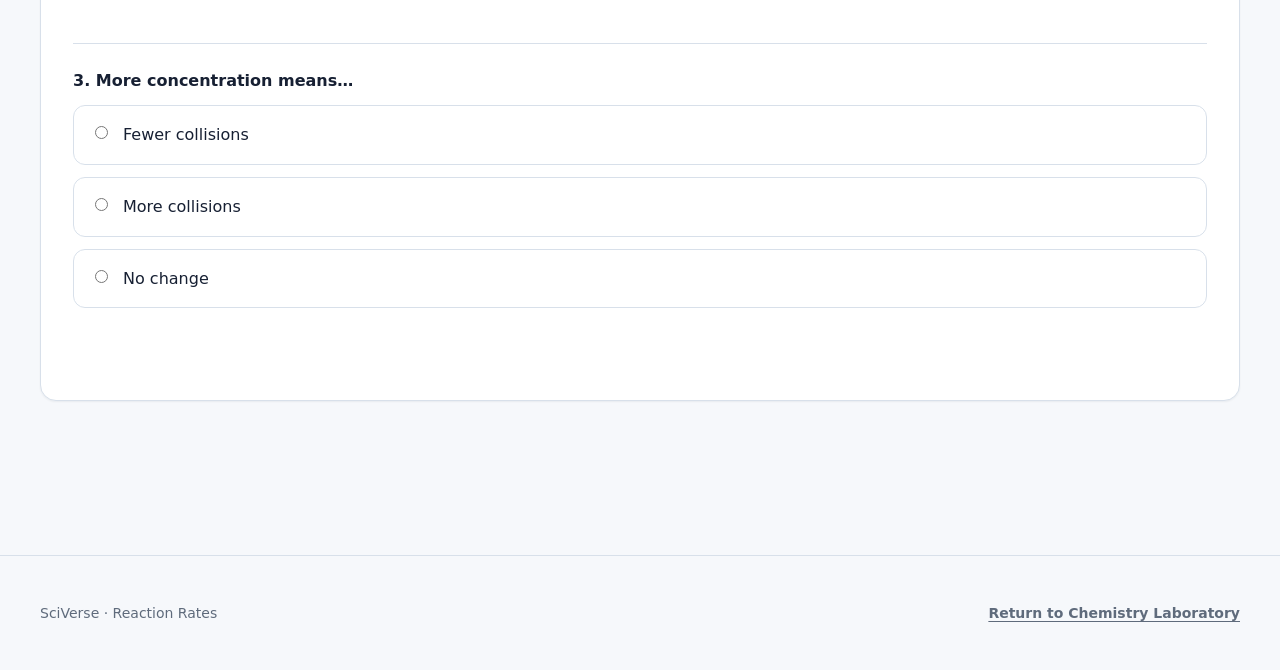
<file: concepts/chemistry/reaction-rate.html>
<!DOCTYPE html>
<html lang="en" data-subject="chemistry">
<head><meta charset="UTF-8"><meta name="viewport" content="width=device-width, initial-scale=1.0"><meta name="description" content="Watch particles collide and test how temperature, concentration, surface area and catalysts alter reaction speed."><title>Reaction Rates | SciVerse</title><link rel="stylesheet" href="../../css/common.css"><link rel="stylesheet" href="../../css/simulation.css"><script src="../../js/common.js" defer></script><script src="../../js/lab-visuals.js" defer></script><script src="../../js/chemistry/reaction-examples.js" defer></script><script src="../../js/chemistry/reaction-rate.js" defer></script></head>
<body><a class="skip-link" href="#main-content">Skip to experiment</a><header class="navbar"><div class="page-container navbar__inner"><a class="logo" href="../../index.html"><span class="logo__mark" aria-hidden="true">S</span><span>SciVerse</span></a><nav aria-label="Lesson navigation"><ul class="navbar__links"><li><a class="navbar__link" href="../../index.html">Home</a></li><li><a class="navbar__link" href="../../chemistry.html">Chemistry Lab</a></li></ul></nav><button class="icon-button theme-toggle" type="button" data-theme-toggle aria-label="Switch theme" aria-pressed="false"><svg class="theme-toggle__sun" viewBox="0 0 24 24" aria-hidden="true"><circle cx="12" cy="12" r="4"/><path d="M12 2v2M12 20v2M4.9 4.9l1.4 1.4M17.7 17.7l1.4 1.4M2 12h2M20 12h2"/></svg><svg class="theme-toggle__moon" viewBox="0 0 24 24" aria-hidden="true"><path d="M20.2 15.3A8.5 8.5 0 0 1 8.7 3.8a8.5 8.5 0 1 0 11.5 11.5Z"/></svg></button></div></header>
<main id="main-content"><section class="lesson-hero"><div class="page-container lesson-hero__inner"><a class="back-link" href="../../chemistry.html">← Back to Chemistry Laboratory</a><p class="lesson-eyebrow">Chemistry · Interactive experiment</p><h1>Reaction Rates</h1><p class="lesson-hero__summary">Watch particles collide and test how temperature, concentration, surface area and catalysts alter reaction speed.</p><div class="lesson-hero__actions"><a class="button button--chemistry" href="#experiment">Start experimenting</a><button class="button button--secondary" type="button" data-narration="Watch particles collide and test how temperature, concentration, surface area and catalysts alter reaction speed. Collision theory says particles react when they collide with enough energy and suitable orientation. Conditions change collision frequency or activation energy.">Explain aloud</button><button class="button button--ghost" type="button" onclick="stopSpeaking()">Stop narration</button></div></div></section>
<div class="page-container lesson-main"><section class="theory-grid" aria-labelledby="theory-title"><article class="theory-card"><h2 id="theory-title">Understand the concept</h2><p>Collision theory says particles react when they collide with enough energy and suitable orientation. Conditions change collision frequency or activation energy.</p></article><div class="formula-block" aria-label="Key equation">Rate ∝ effective collisions / time</div></section>
<section class="experiment-section" id="experiment" aria-labelledby="experiment-title"><div class="section-heading"><p class="section-heading__eyebrow">Interactive laboratory</p><h2 class="section-heading__title" id="experiment-title">Change the system. Observe the result.</h2></div><div class="experiment-layout"><aside class="control-panel" aria-label="Experiment controls"><h3>Controls</h3><div class="control-group"><label class="control-label" for="temperature">Temperature<output class="control-value" id="temperatureValue">30°C</output></label><input id="temperature" type="range" min="10" max="100" step="1" value="30" data-unit="°C"></div><div class="control-group"><label class="control-label" for="concentration">Concentration<output class="control-value" id="concentrationValue">5</output></label><input id="concentration" type="range" min="1" max="10" step="1" value="5" data-unit=""></div><div class="control-group"><label class="control-label" for="surface">Surface area<output class="control-value" id="surfaceValue">5</output></label><input id="surface" type="range" min="1" max="10" step="1" value="5" data-unit=""></div><label class="switch-row">Catalyst<input id="catalyst" type="checkbox"></label><div class="button-row"><button class="button button--chemistry" id="start" type="button">Start</button><button class="button button--secondary" id="pause" type="button">Pause</button><button class="button button--secondary" id="reset" type="button">Reset</button></div></aside><div class="experiment-stage"><div class="simulation-panel"><canvas id="reactionCanvas" aria-label="Reactant particles colliding in a container"></canvas></div><div class="live-results" aria-label="Live observations"><div class="result-card"><span>Successful collisions</span><strong id="collisionsOut">—</strong></div><div class="result-card"><span>Progress</span><strong id="progressOut">—</strong></div><div class="result-card"><span>Approx. rate</span><strong id="rateOut">—</strong></div><div class="result-card"><span>Elapsed time</span><strong id="timeOut">—</strong></div></div></div></div></section>
<section class="challenge"><h2>Challenge mode</h2><p>Reach a reaction rate above 5.0 using at least two parameter changes.<button class="button button--secondary" id="checkChallenge" type="button">Check rate</button></p><p class="challenge__feedback" id="challengeFeedback" aria-live="polite"></p></section>
<section class="quiz-container" data-quiz><h2>Check your understanding</h2><p>Choose an answer to receive instant feedback.</p><section class="quiz-question" data-answer="Speeds reaction" data-explanation="Particles move faster and collide energetically."><h3>1. Higher temperature generally…</h3><div class="quiz-options"><label class="quiz-option"><input type="radio" name="q0" value="Slows reaction"><span>Slows reaction</span></label><label class="quiz-option"><input type="radio" name="q0" value="Speeds reaction"><span>Speeds reaction</span></label><label class="quiz-option"><input type="radio" name="q0" value="Stops collision"><span>Stops collision</span></label></div><p class="quiz-feedback" aria-live="polite"></p></section><section class="quiz-question" data-answer="Activation energy" data-explanation="It provides an alternative pathway."><h3>2. A catalyst lowers…</h3><div class="quiz-options"><label class="quiz-option"><input type="radio" name="q1" value="Activation energy"><span>Activation energy</span></label><label class="quiz-option"><input type="radio" name="q1" value="Temperature"><span>Temperature</span></label><label class="quiz-option"><input type="radio" name="q1" value="Concentration"><span>Concentration</span></label></div><p class="quiz-feedback" aria-live="polite"></p></section><section class="quiz-question" data-answer="More collisions" data-explanation="More particles occupy the same volume."><h3>3. More concentration means…</h3><div class="quiz-options"><label class="quiz-option"><input type="radio" name="q2" value="Fewer collisions"><span>Fewer collisions</span></label><label class="quiz-option"><input type="radio" name="q2" value="More collisions"><span>More collisions</span></label><label class="quiz-option"><input type="radio" name="q2" value="No change"><span>No change</span></label></div><p class="quiz-feedback" aria-live="polite"></p></section></section></div></main>
<footer class="site-footer module-footer"><div class="page-container site-footer__inner"><p>SciVerse · Reaction Rates</p><a href="../../chemistry.html">Return to Chemistry Laboratory</a></div></footer></body></html>
</file>
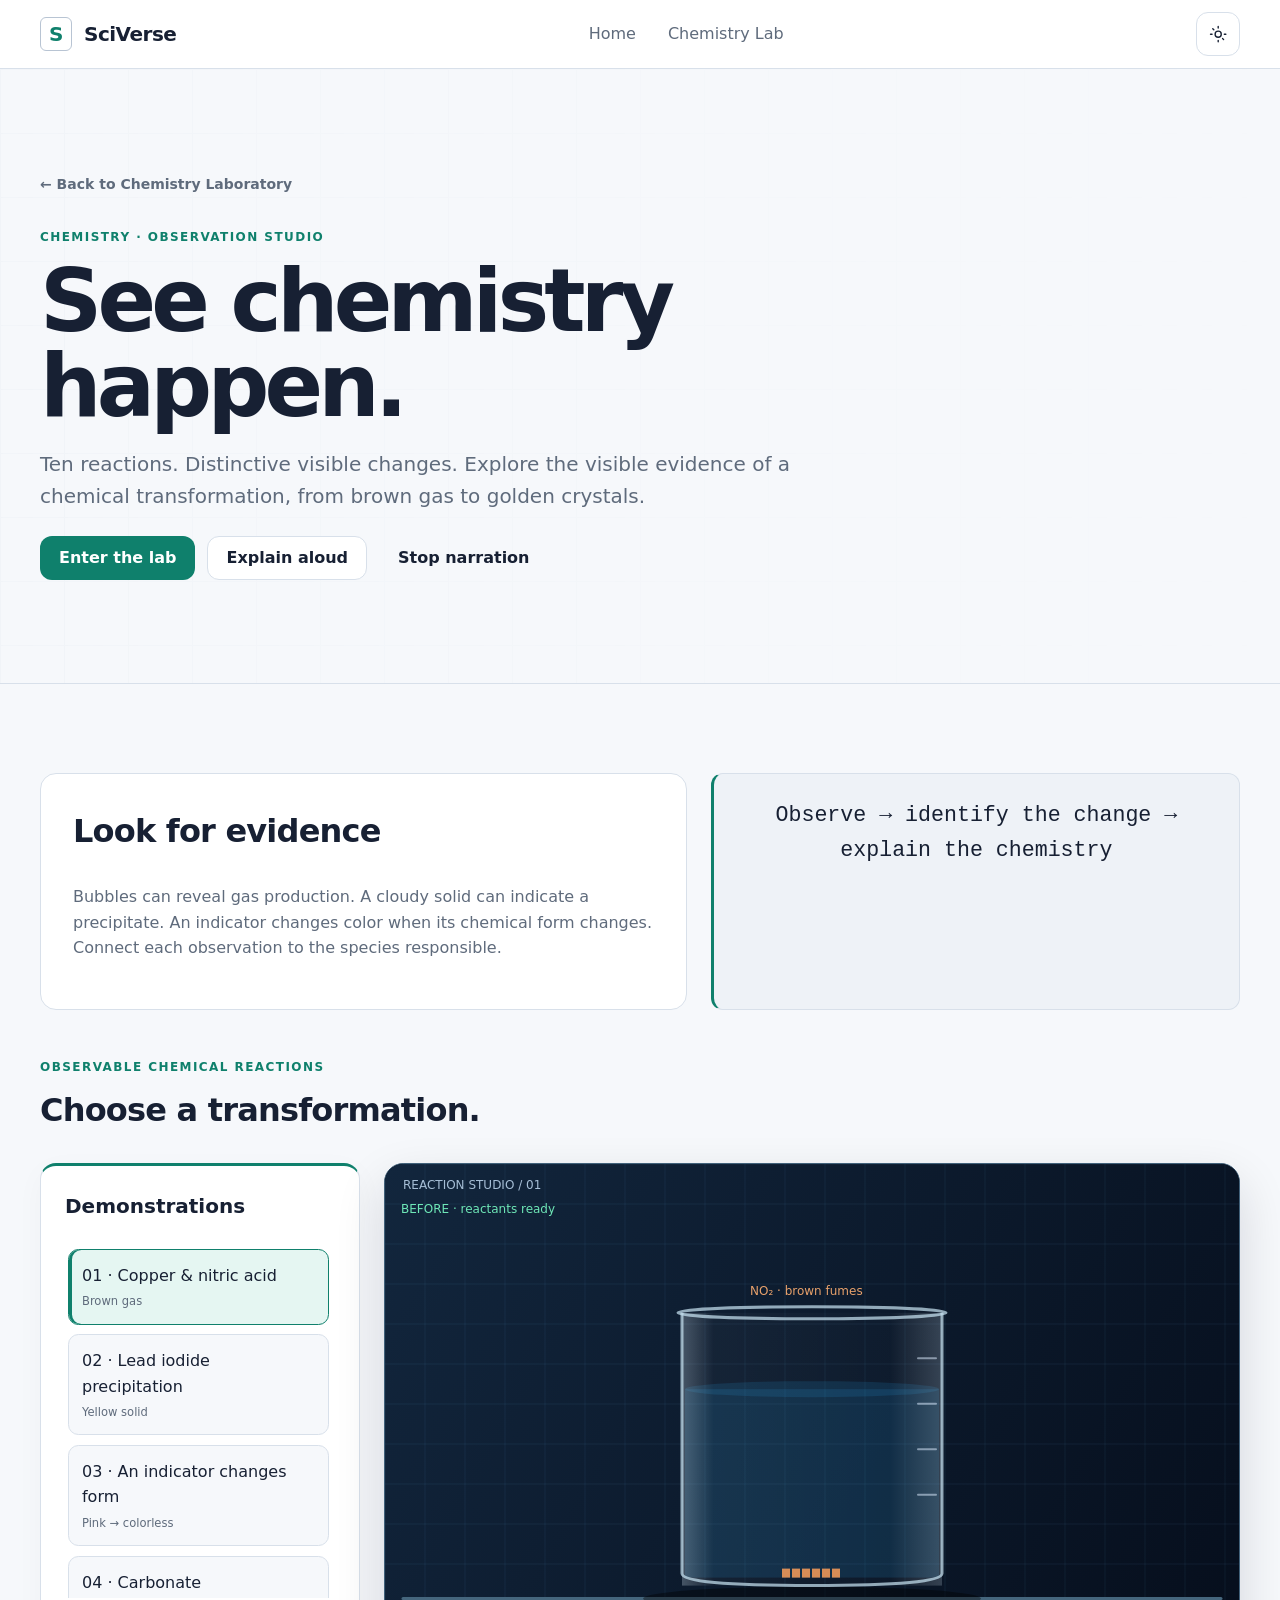
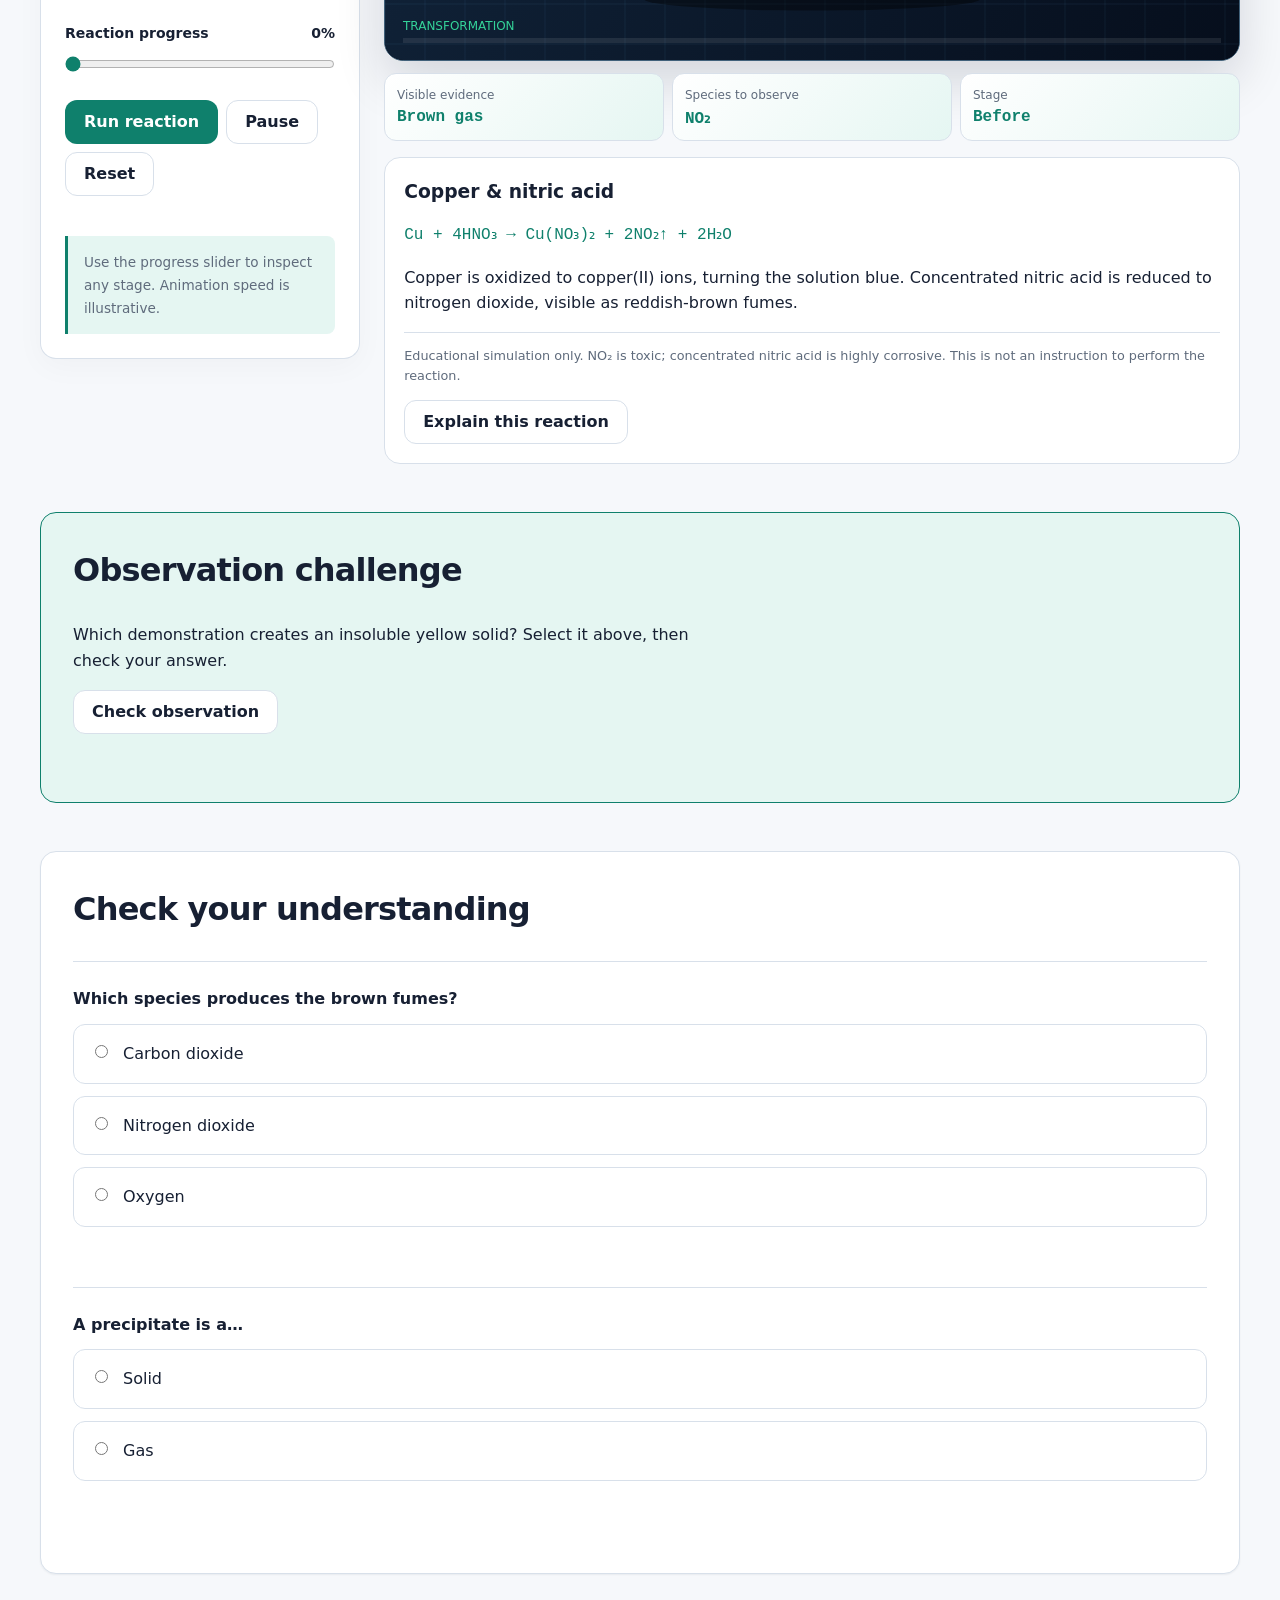
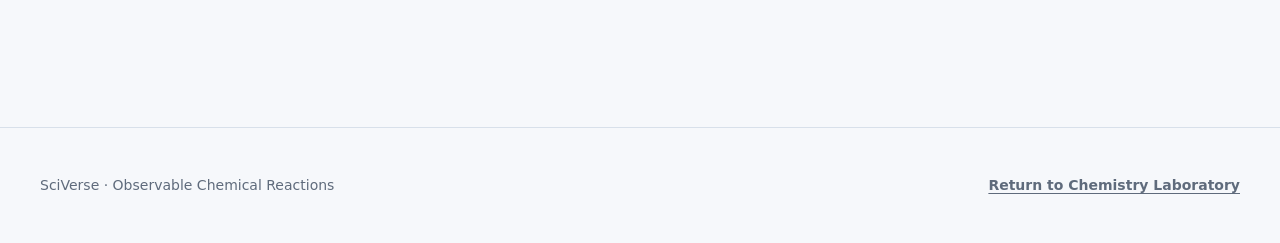
<file: concepts/chemistry/reaction-visuals.html>
<!DOCTYPE html>
<html lang="en" data-subject="chemistry">
<head><meta charset="UTF-8"><meta name="viewport" content="width=device-width, initial-scale=1.0"><meta name="description" content="Observe gas evolution, yellow precipitation, indicator color changes and effervescence in a virtual chemistry lab."><title>Observable Chemical Reactions | SciVerse</title><link rel="stylesheet" href="../../css/common.css"><link rel="stylesheet" href="../../css/simulation.css"><script src="../../js/common.js" defer></script><script src="../../js/lab-visuals.js" defer></script><script src="../../js/chemistry/reaction-visuals.js" defer></script></head>
<body><a class="skip-link" href="#main-content">Skip to experiment</a><header class="navbar"><div class="page-container navbar__inner"><a class="logo" href="../../index.html"><span class="logo__mark" aria-hidden="true">S</span><span>SciVerse</span></a><nav aria-label="Lesson navigation"><ul class="navbar__links"><li><a class="navbar__link" href="../../index.html">Home</a></li><li><a class="navbar__link" href="../../chemistry.html">Chemistry Lab</a></li></ul></nav><button class="icon-button theme-toggle" type="button" data-theme-toggle aria-label="Switch theme" aria-pressed="false"><svg class="theme-toggle__sun" viewBox="0 0 24 24" aria-hidden="true"><circle cx="12" cy="12" r="4"/><path d="M12 2v2M12 20v2M4.9 4.9l1.4 1.4M17.7 17.7l1.4 1.4M2 12h2M20 12h2"/></svg><svg class="theme-toggle__moon" viewBox="0 0 24 24" aria-hidden="true"><path d="M20.2 15.3A8.5 8.5 0 0 1 8.7 3.8a8.5 8.5 0 1 0 11.5 11.5Z"/></svg></button></div></header>
<main id="main-content">
<section class="lesson-hero"><div class="page-container lesson-hero__inner"><a class="back-link" href="../../chemistry.html">← Back to Chemistry Laboratory</a><p class="lesson-eyebrow">Chemistry · Observation studio</p><h1>See chemistry happen.</h1><p class="lesson-hero__summary">Ten reactions. Distinctive visible changes. Explore the visible evidence of a chemical transformation, from brown gas to golden crystals.</p><div class="lesson-hero__actions"><a class="button button--chemistry" href="#experiment">Enter the lab</a><button class="button button--secondary" data-narration="Chemical changes can produce gases, insoluble solids and changes in color. Select a demonstration, then run the reaction or scrub through its progress. These are educational simulations only.">Explain aloud</button><button class="button button--ghost" onclick="stopSpeaking()">Stop narration</button></div></div></section>
<div class="page-container lesson-main"><section class="theory-grid"><article class="theory-card"><h2>Look for evidence</h2><p>Bubbles can reveal gas production. A cloudy solid can indicate a precipitate. An indicator changes color when its chemical form changes. Connect each observation to the species responsible.</p></article><div class="formula-block">Observe → identify the change → explain the chemistry</div></section>
<section class="experiment-section" id="experiment"><div class="section-heading"><p class="section-heading__eyebrow">Observable chemical reactions</p><h2>Choose a transformation.</h2></div><div class="experiment-layout"><aside class="control-panel" aria-label="Reaction controls"><h3>Demonstrations</h3><div class="reaction-picker"><button type="button" data-reaction="0" aria-pressed="true">01 · Brown gas<small>Copper + concentrated nitric acid</small></button><button type="button" data-reaction="1" aria-pressed="false">02 · Golden precipitate<small>Lead nitrate + potassium iodide</small></button><button type="button" data-reaction="2" aria-pressed="false">03 · Color transformation<small>Phenolphthalein + acid</small></button><button type="button" data-reaction="3" aria-pressed="false">04 · Effervescence<small>Acid + carbonate</small></button></div><div class="control-group"><label class="control-label" for="reactionProgress">Reaction progress <output id="reactionProgressValue">0%</output></label><input id="reactionProgress" type="range" min="0" max="100" value="0" step="1"></div><div class="button-row"><button class="button button--chemistry" id="run">Run reaction</button><button class="button button--secondary" id="pause">Pause</button><button class="button button--secondary" id="reset">Reset</button></div><p class="lab-note">Use the progress slider to inspect any stage. Animation speed is illustrative.</p></aside><div class="experiment-stage"><div class="simulation-panel"><canvas id="reactionVisualCanvas" aria-label="Animated chemical reaction vessel"></canvas></div><div class="live-results"><div class="result-card"><span>Visible evidence</span><strong id="evidenceOut"></strong></div><div class="result-card"><span>Species to observe</span><strong id="speciesOut"></strong></div><div class="result-card"><span>Stage</span><strong id="stageOut"></strong></div></div><article class="reaction-caption"><h3 id="reactionTitle"></h3><p class="reaction-equation" id="reactionEquation"></p><p id="reactionExplanation"></p><p class="reaction-safety" id="reactionSafety"></p><button class="button button--secondary" id="explainReaction">Explain this reaction</button></article></div></div></section>
<section class="challenge"><h2>Observation challenge</h2><p>Which demonstration creates an insoluble yellow solid? Select it above, then check your answer.</p><button class="button button--secondary" id="checkChallenge">Check observation</button><p class="challenge__feedback" id="challengeFeedback" aria-live="polite"></p></section>
<section class="quiz-container" data-quiz><h2>Check your understanding</h2><section class="quiz-question" data-answer="NO2" data-explanation="Nitrogen dioxide is the brown gas in the copper demonstration."><h3>Which species produces the brown fumes?</h3><div class="quiz-options"><label class="quiz-option"><input type="radio" name="q0" value="CO2"><span>Carbon dioxide</span></label><label class="quiz-option"><input type="radio" name="q0" value="NO2"><span>Nitrogen dioxide</span></label><label class="quiz-option"><input type="radio" name="q0" value="O2"><span>Oxygen</span></label></div><p class="quiz-feedback" aria-live="polite"></p></section><section class="quiz-question" data-answer="Solid" data-explanation="A precipitate is an insoluble solid formed from a solution."><h3>A precipitate is a…</h3><div class="quiz-options"><label class="quiz-option"><input type="radio" name="q1" value="Solid"><span>Solid</span></label><label class="quiz-option"><input type="radio" name="q1" value="Gas"><span>Gas</span></label></div><p class="quiz-feedback" aria-live="polite"></p></section></section></div></main>
<footer class="site-footer module-footer"><div class="page-container site-footer__inner"><p>SciVerse · Observable Chemical Reactions</p><a href="../../chemistry.html">Return to Chemistry Laboratory</a></div></footer></body></html>
</file>
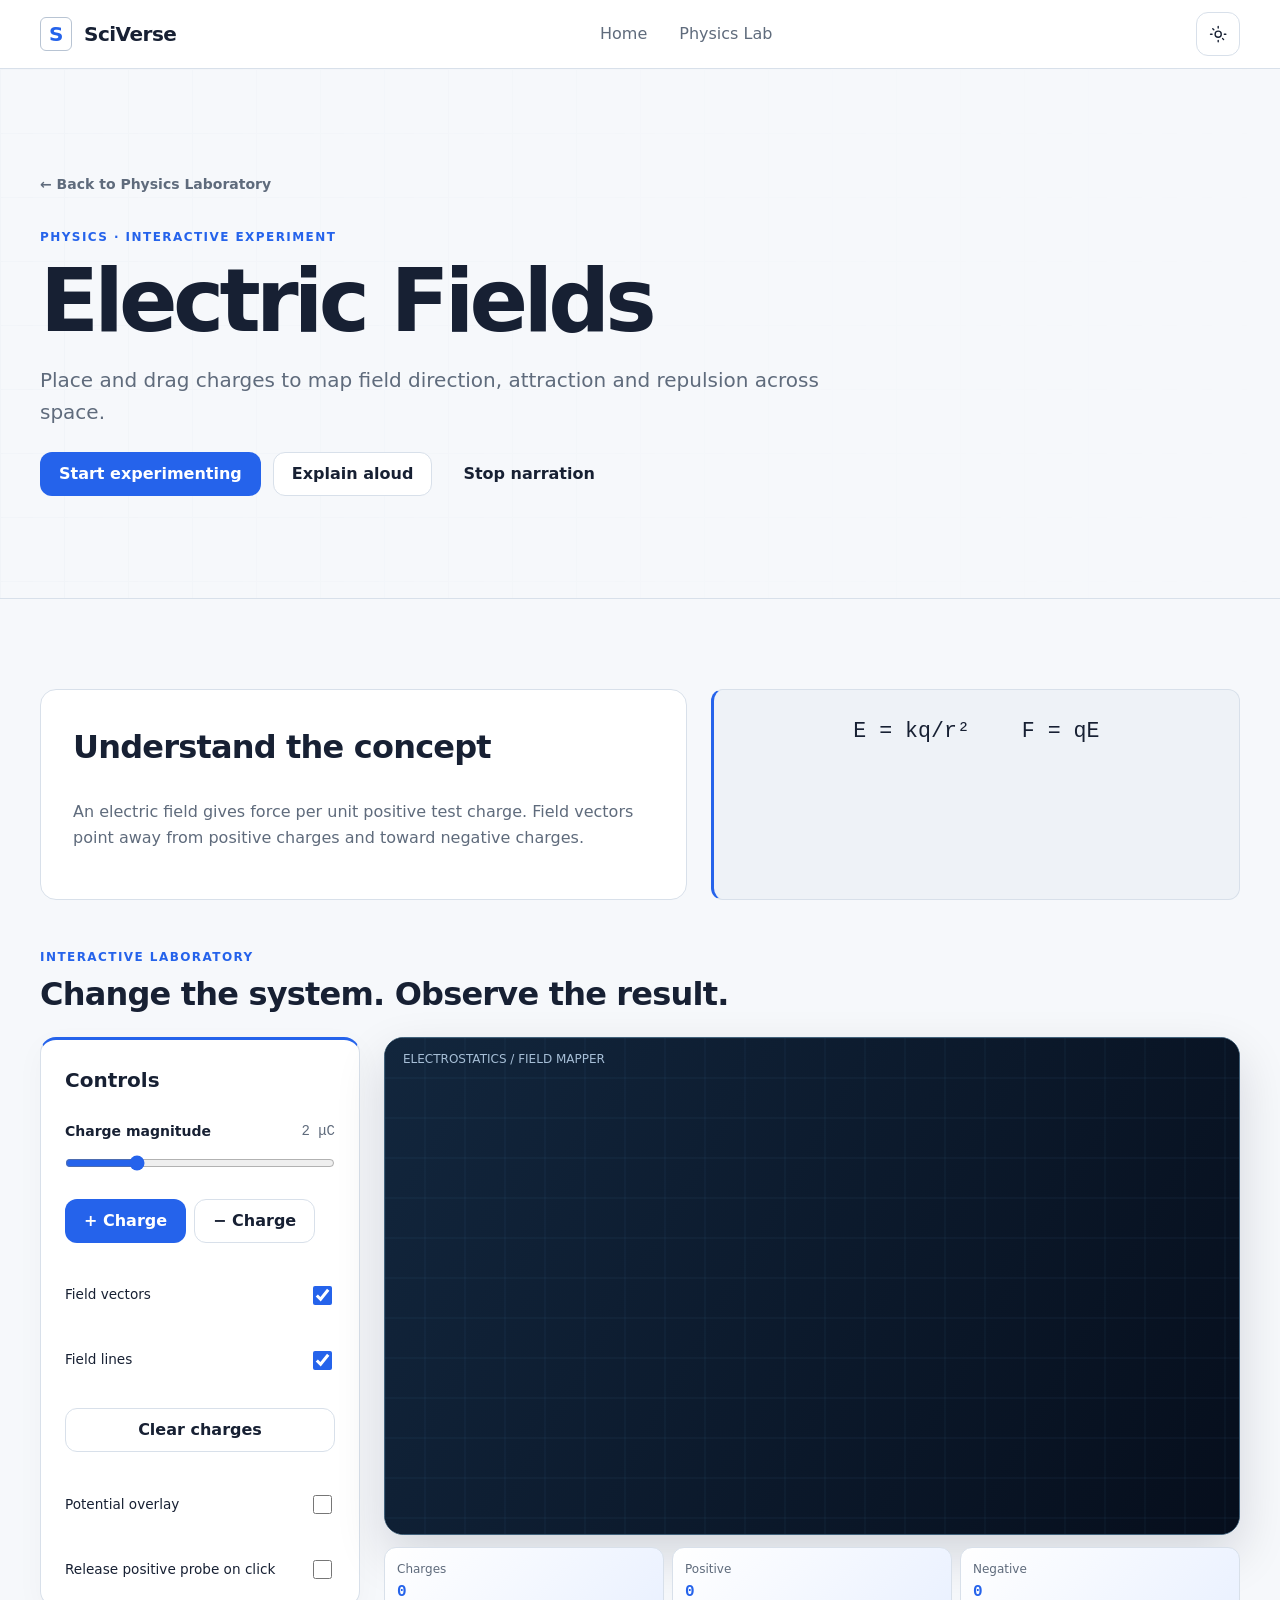
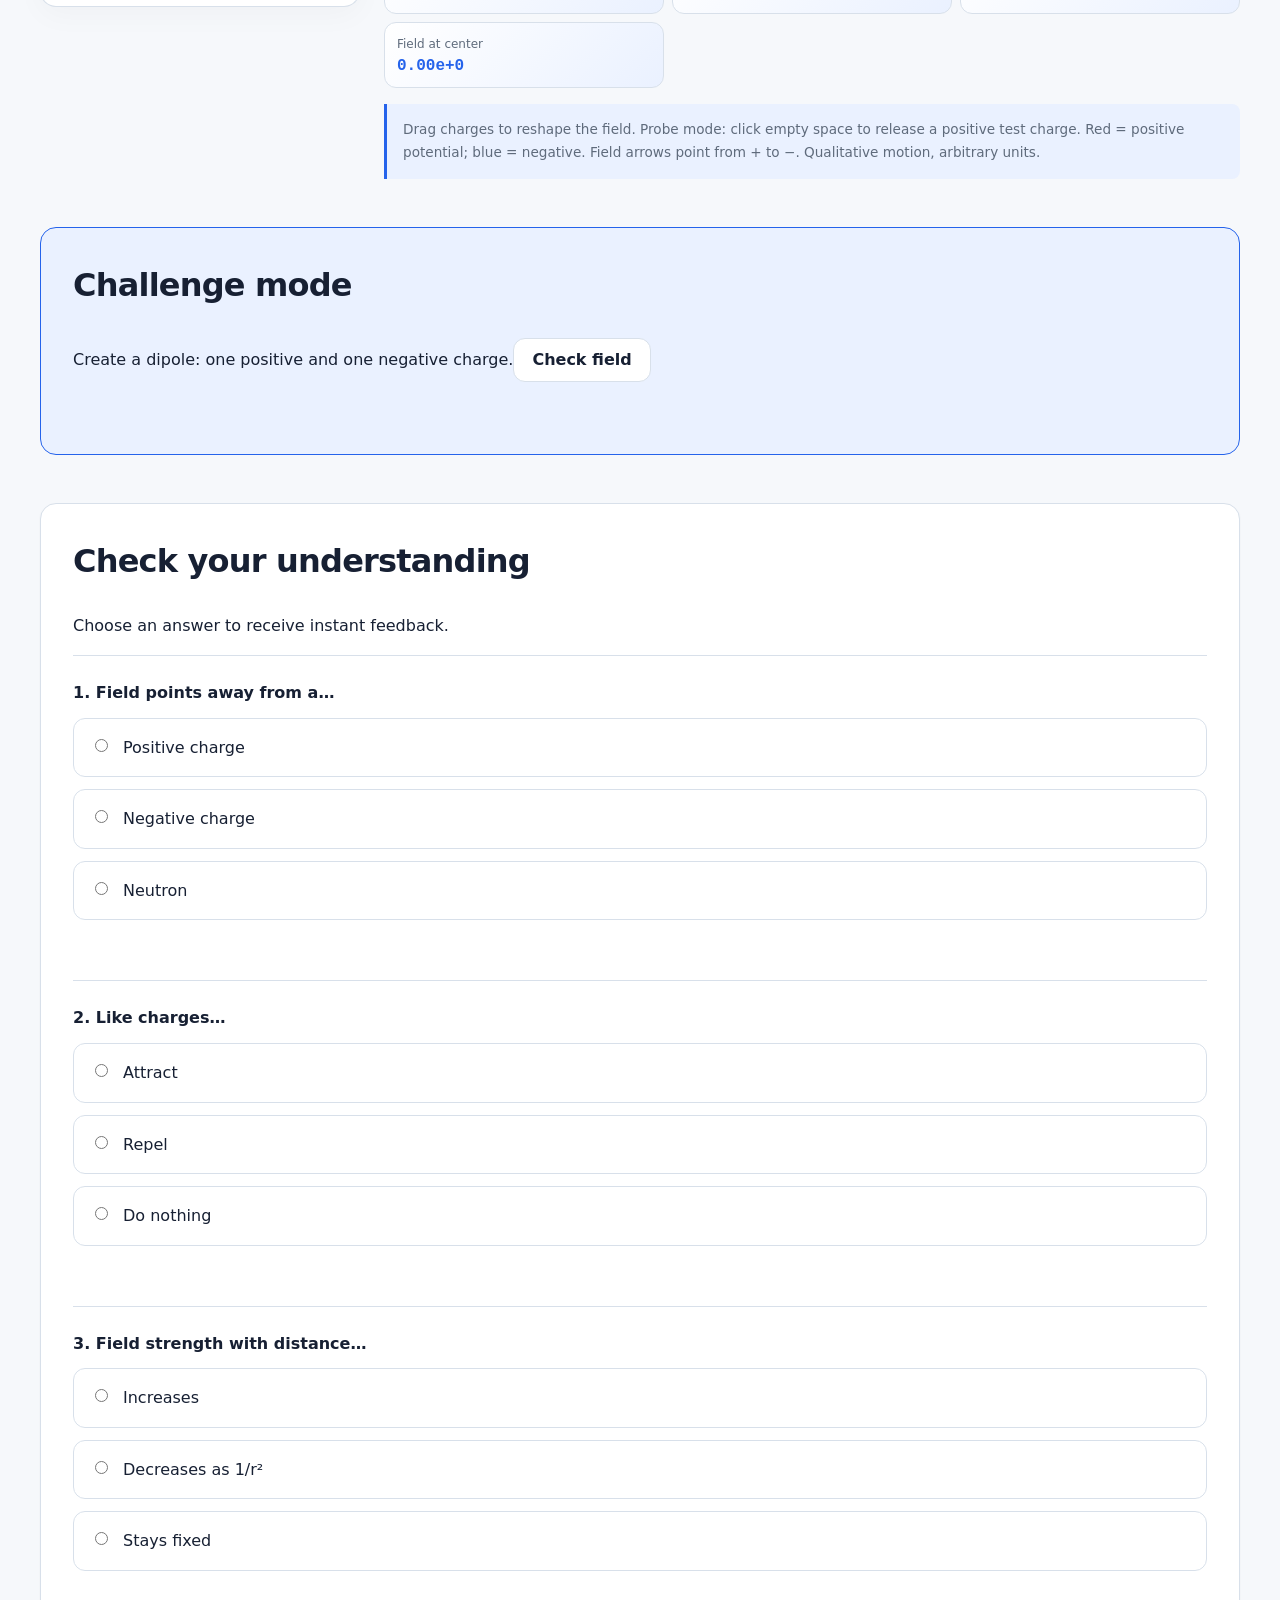
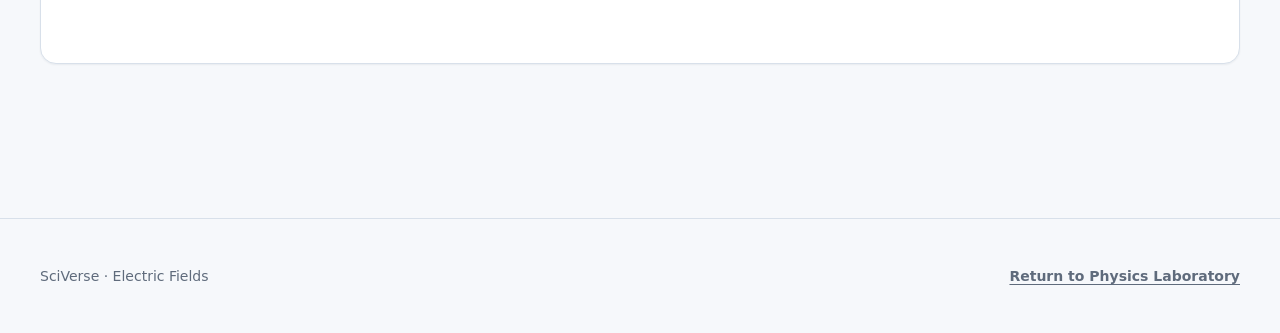
<file: concepts/physics/electric-field.html>
<!DOCTYPE html>
<html lang="en" data-subject="physics">
<head><meta charset="UTF-8"><meta name="viewport" content="width=device-width, initial-scale=1.0"><meta name="description" content="Place and drag charges to map field direction, attraction and repulsion across space."><title>Electric Fields | SciVerse</title><link rel="stylesheet" href="../../css/common.css"><link rel="stylesheet" href="../../css/simulation.css"><script src="../../js/common.js" defer></script><script src="../../js/lab-visuals.js" defer></script><script src="../../js/physics/electric-field.js" defer></script></head>
<body><a class="skip-link" href="#main-content">Skip to experiment</a><header class="navbar"><div class="page-container navbar__inner"><a class="logo" href="../../index.html"><span class="logo__mark" aria-hidden="true">S</span><span>SciVerse</span></a><nav aria-label="Lesson navigation"><ul class="navbar__links"><li><a class="navbar__link" href="../../index.html">Home</a></li><li><a class="navbar__link" href="../../physics.html">Physics Lab</a></li></ul></nav><button class="icon-button theme-toggle" type="button" data-theme-toggle aria-label="Switch theme" aria-pressed="false"><svg class="theme-toggle__sun" viewBox="0 0 24 24" aria-hidden="true"><circle cx="12" cy="12" r="4"/><path d="M12 2v2M12 20v2M4.9 4.9l1.4 1.4M17.7 17.7l1.4 1.4M2 12h2M20 12h2"/></svg><svg class="theme-toggle__moon" viewBox="0 0 24 24" aria-hidden="true"><path d="M20.2 15.3A8.5 8.5 0 0 1 8.7 3.8a8.5 8.5 0 1 0 11.5 11.5Z"/></svg></button></div></header>
<main id="main-content"><section class="lesson-hero"><div class="page-container lesson-hero__inner"><a class="back-link" href="../../physics.html">← Back to Physics Laboratory</a><p class="lesson-eyebrow">Physics · Interactive experiment</p><h1>Electric Fields</h1><p class="lesson-hero__summary">Place and drag charges to map field direction, attraction and repulsion across space.</p><div class="lesson-hero__actions"><a class="button button--physics" href="#experiment">Start experimenting</a><button class="button button--secondary" type="button" data-narration="Place and drag charges to map field direction, attraction and repulsion across space. An electric field gives force per unit positive test charge. Field vectors point away from positive charges and toward negative charges.">Explain aloud</button><button class="button button--ghost" type="button" onclick="stopSpeaking()">Stop narration</button></div></div></section>
<div class="page-container lesson-main"><section class="theory-grid" aria-labelledby="theory-title"><article class="theory-card"><h2 id="theory-title">Understand the concept</h2><p>An electric field gives force per unit positive test charge. Field vectors point away from positive charges and toward negative charges.</p></article><div class="formula-block" aria-label="Key equation">E = kq/r²    F = qE</div></section>
<section class="experiment-section" id="experiment" aria-labelledby="experiment-title"><div class="section-heading"><p class="section-heading__eyebrow">Interactive laboratory</p><h2 class="section-heading__title" id="experiment-title">Change the system. Observe the result.</h2></div><div class="experiment-layout"><aside class="control-panel" aria-label="Experiment controls"><h3>Controls</h3><div class="control-group"><label class="control-label" for="magnitude">Charge magnitude<output class="control-value" id="magnitudeValue">2 μC</output></label><input id="magnitude" type="range" min="1" max="5" step="1" value="2" data-unit=" μC"></div><div class="button-row"><button class="button button--physics" id="addPositive" type="button">+ Charge</button><button class="button button--secondary" id="addNegative" type="button">− Charge</button></div><label class="switch-row">Field vectors<input id="showVectors" type="checkbox" checked></label><label class="switch-row">Field lines<input id="showLines" type="checkbox" checked></label><button class="button button--secondary" id="reset" type="button">Clear charges</button></aside><div class="experiment-stage"><div class="simulation-panel"><canvas id="fieldCanvas" aria-label="Draggable electric charges and field vectors"></canvas></div><div class="live-results" aria-label="Live observations"><div class="result-card"><span>Charges</span><strong id="chargeCountOut">—</strong></div><div class="result-card"><span>Positive</span><strong id="positiveOut">—</strong></div><div class="result-card"><span>Negative</span><strong id="negativeOut">—</strong></div><div class="result-card"><span>Field at center</span><strong id="fieldOut">—</strong></div></div></div></div></section>
<section class="challenge"><h2>Challenge mode</h2><p>Create a dipole: one positive and one negative charge.<button class="button button--secondary" id="checkChallenge" type="button">Check field</button></p><p class="challenge__feedback" id="challengeFeedback" aria-live="polite"></p></section>
<section class="quiz-container" data-quiz><h2>Check your understanding</h2><p>Choose an answer to receive instant feedback.</p><section class="quiz-question" data-answer="Positive charge" data-explanation="A positive test charge is repelled."><h3>1. Field points away from a…</h3><div class="quiz-options"><label class="quiz-option"><input type="radio" name="q0" value="Positive charge"><span>Positive charge</span></label><label class="quiz-option"><input type="radio" name="q0" value="Negative charge"><span>Negative charge</span></label><label class="quiz-option"><input type="radio" name="q0" value="Neutron"><span>Neutron</span></label></div><p class="quiz-feedback" aria-live="polite"></p></section><section class="quiz-question" data-answer="Repel" data-explanation="Like signs repel."><h3>2. Like charges…</h3><div class="quiz-options"><label class="quiz-option"><input type="radio" name="q1" value="Attract"><span>Attract</span></label><label class="quiz-option"><input type="radio" name="q1" value="Repel"><span>Repel</span></label><label class="quiz-option"><input type="radio" name="q1" value="Do nothing"><span>Do nothing</span></label></div><p class="quiz-feedback" aria-live="polite"></p></section><section class="quiz-question" data-answer="Decreases as 1/r²" data-explanation="The inverse-square law applies."><h3>3. Field strength with distance…</h3><div class="quiz-options"><label class="quiz-option"><input type="radio" name="q2" value="Increases"><span>Increases</span></label><label class="quiz-option"><input type="radio" name="q2" value="Decreases as 1/r²"><span>Decreases as 1/r²</span></label><label class="quiz-option"><input type="radio" name="q2" value="Stays fixed"><span>Stays fixed</span></label></div><p class="quiz-feedback" aria-live="polite"></p></section></section></div></main>
<footer class="site-footer module-footer"><div class="page-container site-footer__inner"><p>SciVerse · Electric Fields</p><a href="../../physics.html">Return to Physics Laboratory</a></div></footer></body></html>
</file>
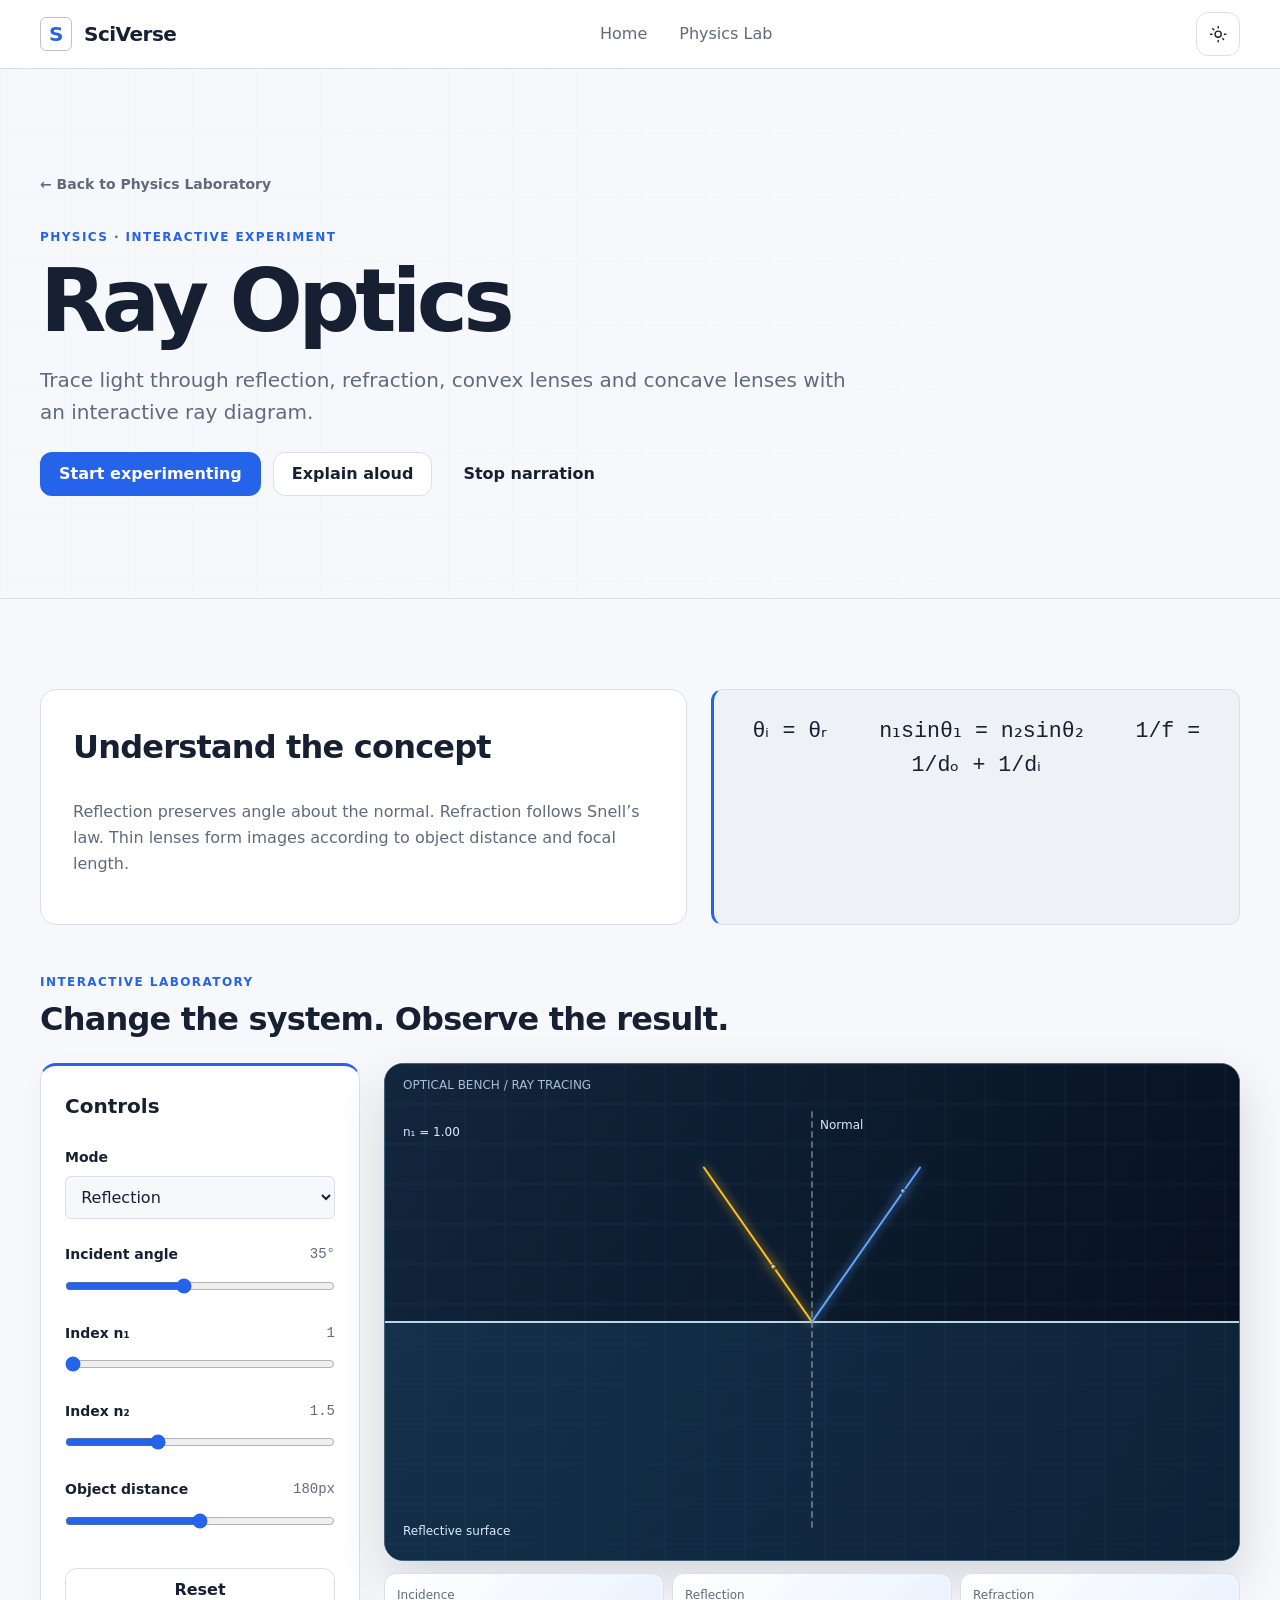
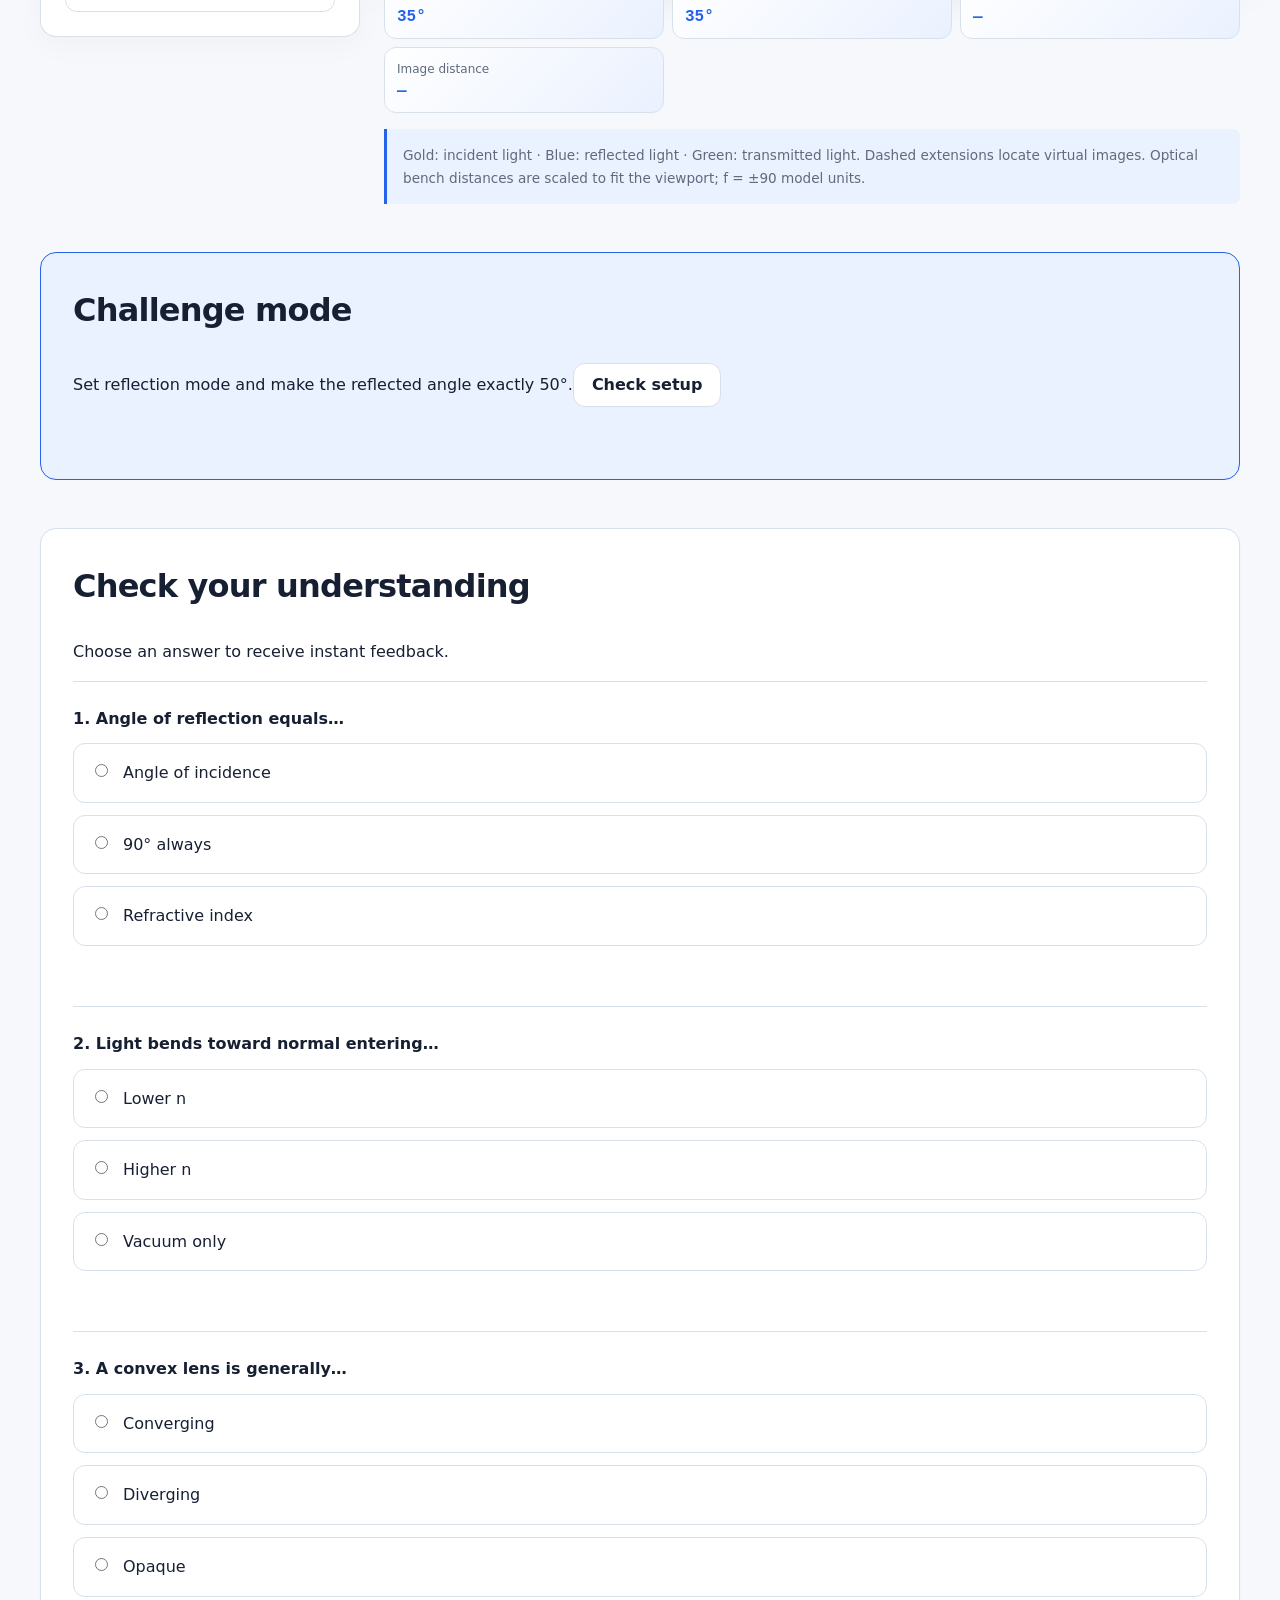
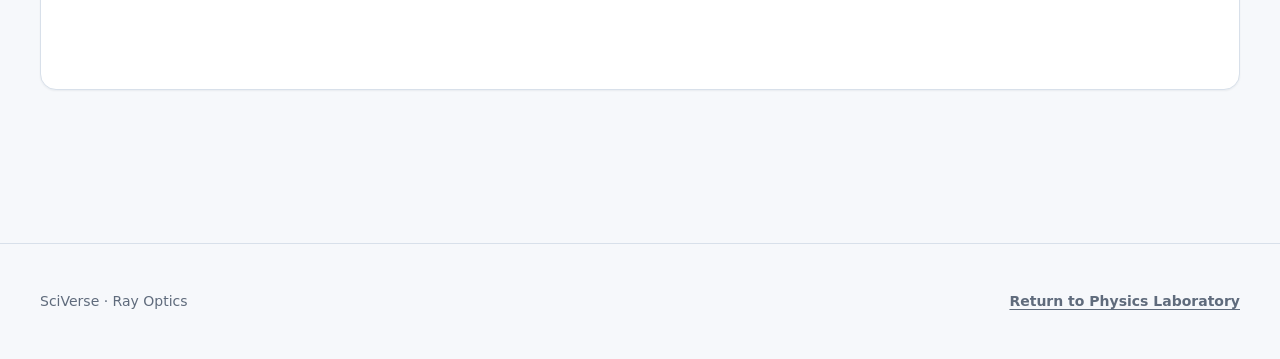
<file: concepts/physics/optics.html>
<!DOCTYPE html>
<html lang="en" data-subject="physics">
<head><meta charset="UTF-8"><meta name="viewport" content="width=device-width, initial-scale=1.0"><meta name="description" content="Trace light through reflection, refraction, convex lenses and concave lenses with an interactive ray diagram."><title>Ray Optics | SciVerse</title><link rel="stylesheet" href="../../css/common.css"><link rel="stylesheet" href="../../css/simulation.css"><script src="../../js/common.js" defer></script><script src="../../js/lab-visuals.js" defer></script><script src="../../js/physics/optics.js" defer></script></head>
<body><a class="skip-link" href="#main-content">Skip to experiment</a><header class="navbar"><div class="page-container navbar__inner"><a class="logo" href="../../index.html"><span class="logo__mark" aria-hidden="true">S</span><span>SciVerse</span></a><nav aria-label="Lesson navigation"><ul class="navbar__links"><li><a class="navbar__link" href="../../index.html">Home</a></li><li><a class="navbar__link" href="../../physics.html">Physics Lab</a></li></ul></nav><button class="icon-button theme-toggle" type="button" data-theme-toggle aria-label="Switch theme" aria-pressed="false"><svg class="theme-toggle__sun" viewBox="0 0 24 24" aria-hidden="true"><circle cx="12" cy="12" r="4"/><path d="M12 2v2M12 20v2M4.9 4.9l1.4 1.4M17.7 17.7l1.4 1.4M2 12h2M20 12h2"/></svg><svg class="theme-toggle__moon" viewBox="0 0 24 24" aria-hidden="true"><path d="M20.2 15.3A8.5 8.5 0 0 1 8.7 3.8a8.5 8.5 0 1 0 11.5 11.5Z"/></svg></button></div></header>
<main id="main-content"><section class="lesson-hero"><div class="page-container lesson-hero__inner"><a class="back-link" href="../../physics.html">← Back to Physics Laboratory</a><p class="lesson-eyebrow">Physics · Interactive experiment</p><h1>Ray Optics</h1><p class="lesson-hero__summary">Trace light through reflection, refraction, convex lenses and concave lenses with an interactive ray diagram.</p><div class="lesson-hero__actions"><a class="button button--physics" href="#experiment">Start experimenting</a><button class="button button--secondary" type="button" data-narration="Trace light through reflection, refraction, convex lenses and concave lenses with an interactive ray diagram. Reflection preserves angle about the normal. Refraction follows Snell’s law. Thin lenses form images according to object distance and focal length.">Explain aloud</button><button class="button button--ghost" type="button" onclick="stopSpeaking()">Stop narration</button></div></div></section>
<div class="page-container lesson-main"><section class="theory-grid" aria-labelledby="theory-title"><article class="theory-card"><h2 id="theory-title">Understand the concept</h2><p>Reflection preserves angle about the normal. Refraction follows Snell’s law. Thin lenses form images according to object distance and focal length.</p></article><div class="formula-block" aria-label="Key equation">θᵢ = θᵣ    n₁sinθ₁ = n₂sinθ₂    1/f = 1/dₒ + 1/dᵢ</div></section>
<section class="experiment-section" id="experiment" aria-labelledby="experiment-title"><div class="section-heading"><p class="section-heading__eyebrow">Interactive laboratory</p><h2 class="section-heading__title" id="experiment-title">Change the system. Observe the result.</h2></div><div class="experiment-layout"><aside class="control-panel" aria-label="Experiment controls"><h3>Controls</h3><div class="control-group"><label class="control-label" for="mode">Mode</label><select id="mode"><option value="reflection">Reflection</option><option value="refraction">Refraction</option><option value="convex">Convex lens</option><option value="concave">Concave lens</option></select></div><div class="control-group"><label class="control-label" for="incidentAngle">Incident angle<output class="control-value" id="incidentAngleValue">35°</output></label><input id="incidentAngle" type="range" min="0" max="80" step="1" value="35" data-unit="°"></div><div class="control-group"><label class="control-label" for="n1">Index n₁<output class="control-value" id="n1Value">1</output></label><input id="n1" type="range" min="1" max="2.5" step="0.01" value="1" data-unit=""></div><div class="control-group"><label class="control-label" for="n2">Index n₂<output class="control-value" id="n2Value">1.5</output></label><input id="n2" type="range" min="1" max="2.5" step="0.01" value="1.5" data-unit=""></div><div class="control-group"><label class="control-label" for="objectDistance">Object distance<output class="control-value" id="objectDistanceValue">180px</output></label><input id="objectDistance" type="range" min="60" max="300" step="5" value="180" data-unit="px"></div><button class="button button--secondary" id="reset" type="button">Reset</button></aside><div class="experiment-stage"><div class="simulation-panel"><canvas id="opticsCanvas" aria-label="Interactive ray optics diagram"></canvas></div><div class="live-results" aria-label="Live observations"><div class="result-card"><span>Incidence</span><strong id="incidenceOut">—</strong></div><div class="result-card"><span>Reflection</span><strong id="reflectionOut">—</strong></div><div class="result-card"><span>Refraction</span><strong id="refractionOut">—</strong></div><div class="result-card"><span>Image distance</span><strong id="imageDistanceOut">—</strong></div></div></div></div></section>
<section class="challenge"><h2>Challenge mode</h2><p>Set reflection mode and make the reflected angle exactly 50°.<button class="button button--secondary" id="checkChallenge" type="button">Check setup</button></p><p class="challenge__feedback" id="challengeFeedback" aria-live="polite"></p></section>
<section class="quiz-container" data-quiz><h2>Check your understanding</h2><p>Choose an answer to receive instant feedback.</p><section class="quiz-question" data-answer="Angle of incidence" data-explanation="Both angles are measured from the normal."><h3>1. Angle of reflection equals…</h3><div class="quiz-options"><label class="quiz-option"><input type="radio" name="q0" value="Angle of incidence"><span>Angle of incidence</span></label><label class="quiz-option"><input type="radio" name="q0" value="90° always"><span>90° always</span></label><label class="quiz-option"><input type="radio" name="q0" value="Refractive index"><span>Refractive index</span></label></div><p class="quiz-feedback" aria-live="polite"></p></section><section class="quiz-question" data-answer="Higher n" data-explanation="Light slows in the higher-index medium."><h3>2. Light bends toward normal entering…</h3><div class="quiz-options"><label class="quiz-option"><input type="radio" name="q1" value="Lower n"><span>Lower n</span></label><label class="quiz-option"><input type="radio" name="q1" value="Higher n"><span>Higher n</span></label><label class="quiz-option"><input type="radio" name="q1" value="Vacuum only"><span>Vacuum only</span></label></div><p class="quiz-feedback" aria-live="polite"></p></section><section class="quiz-question" data-answer="Converging" data-explanation="Parallel rays converge near its focus."><h3>3. A convex lens is generally…</h3><div class="quiz-options"><label class="quiz-option"><input type="radio" name="q2" value="Converging"><span>Converging</span></label><label class="quiz-option"><input type="radio" name="q2" value="Diverging"><span>Diverging</span></label><label class="quiz-option"><input type="radio" name="q2" value="Opaque"><span>Opaque</span></label></div><p class="quiz-feedback" aria-live="polite"></p></section></section></div></main>
<footer class="site-footer module-footer"><div class="page-container site-footer__inner"><p>SciVerse · Ray Optics</p><a href="../../physics.html">Return to Physics Laboratory</a></div></footer></body></html>
</file>
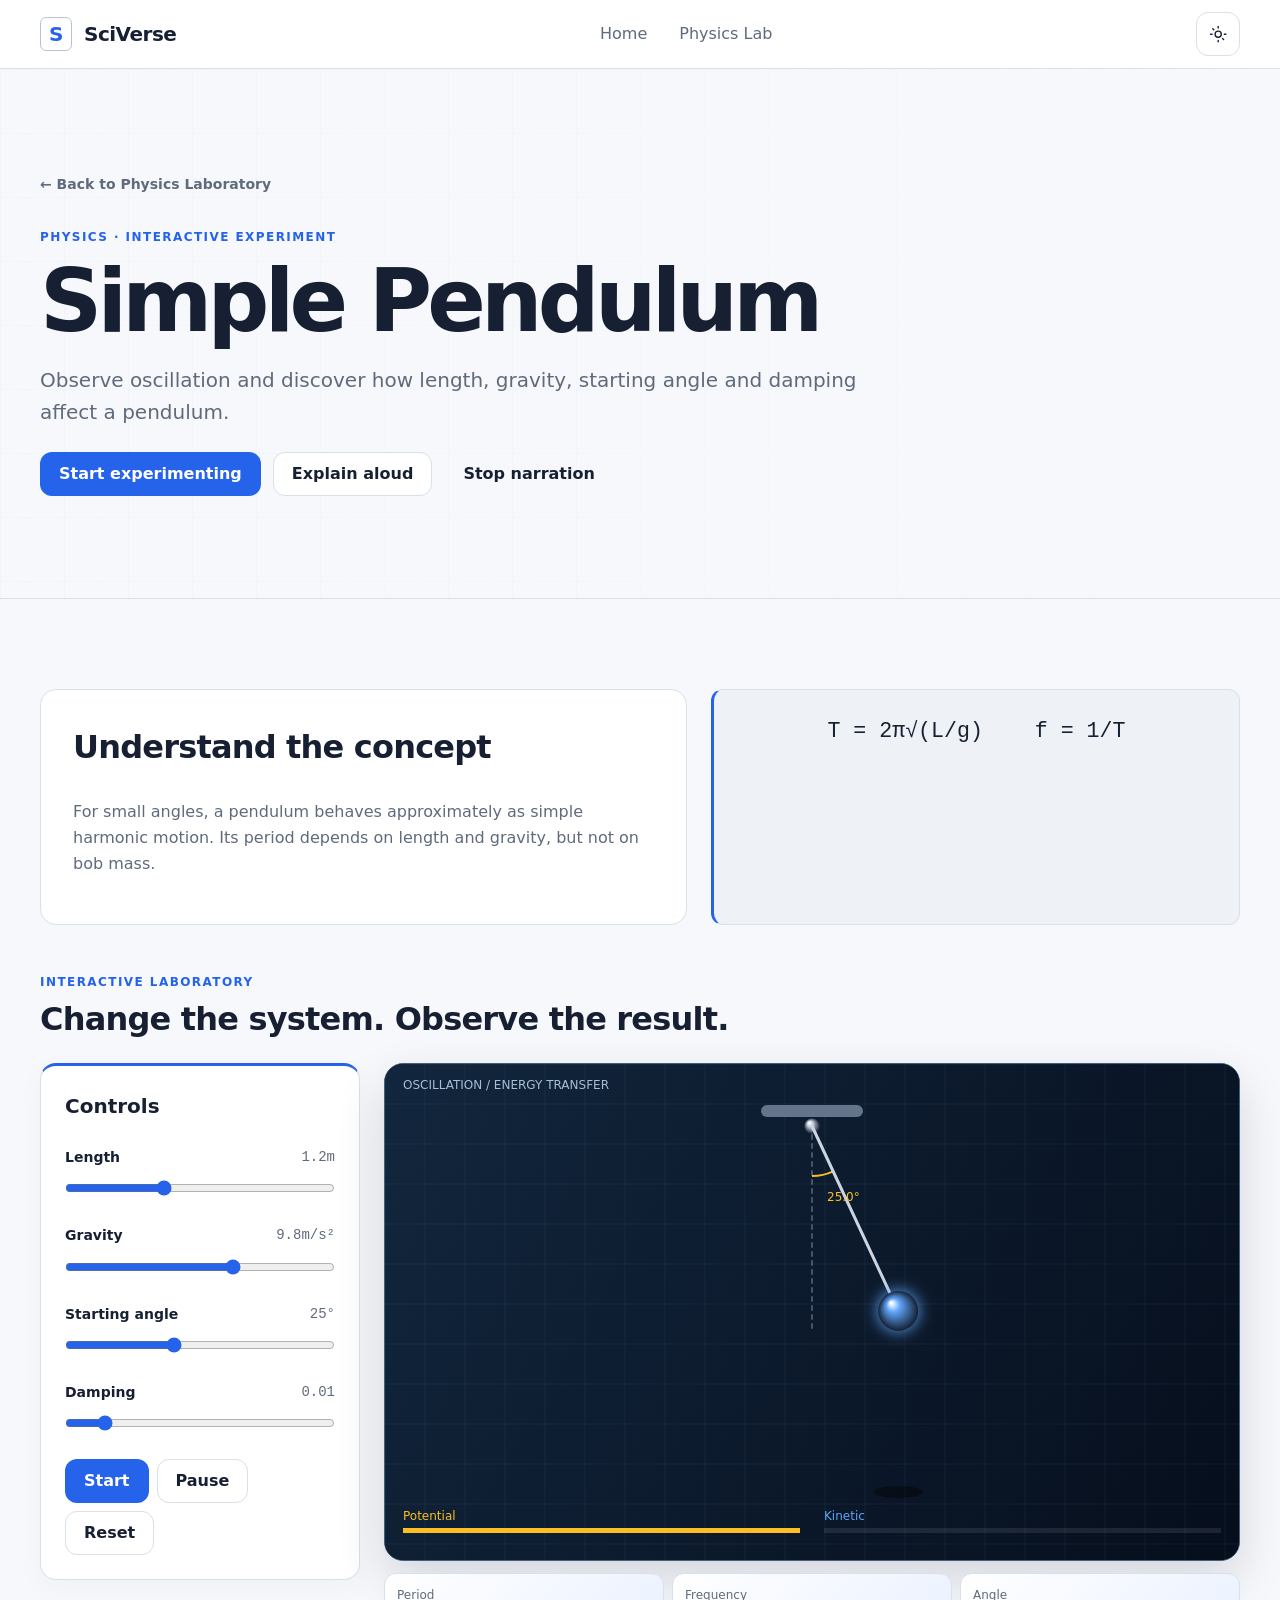
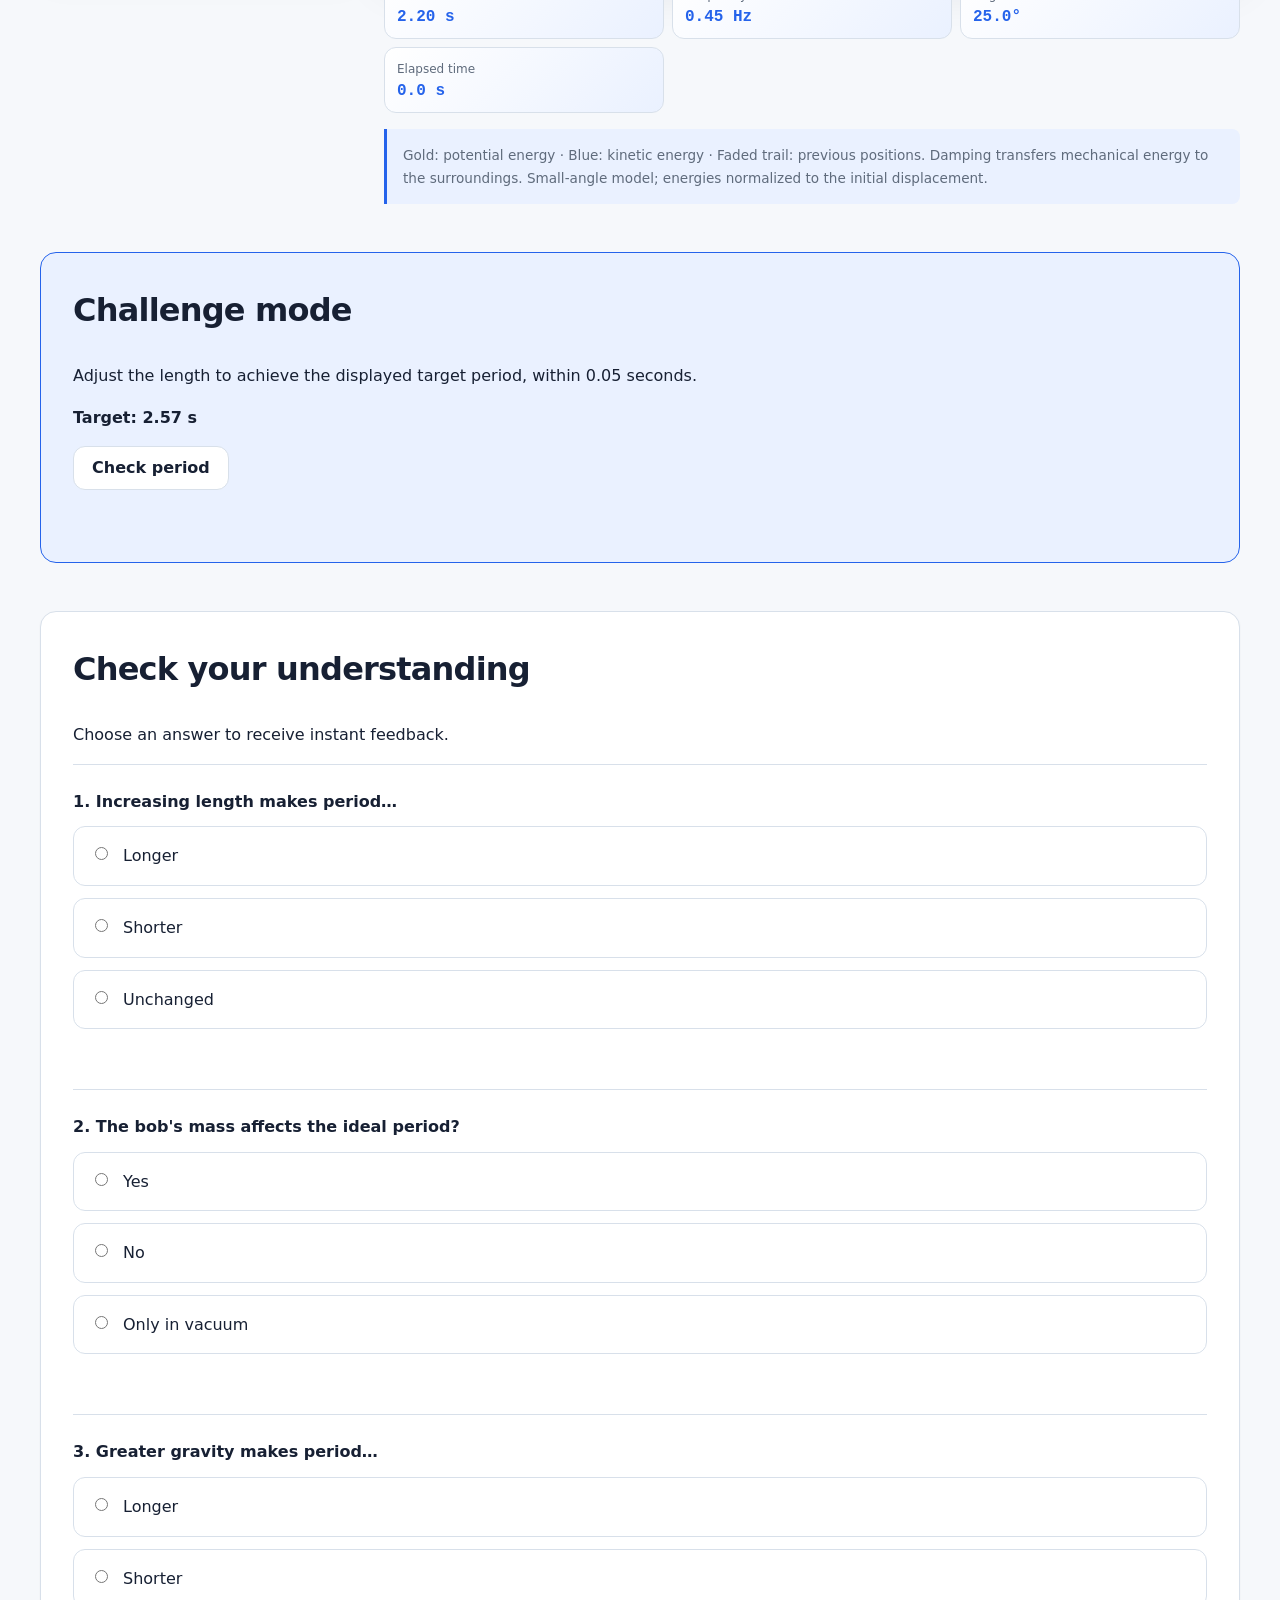
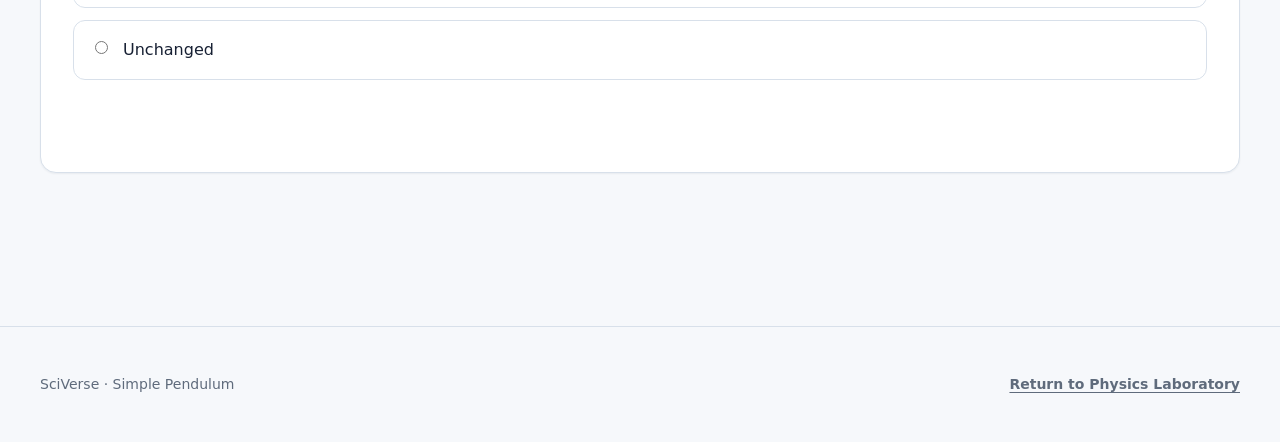
<file: concepts/physics/pendulum.html>
<!DOCTYPE html>
<html lang="en" data-subject="physics">
<head><meta charset="UTF-8"><meta name="viewport" content="width=device-width, initial-scale=1.0"><meta name="description" content="Observe oscillation and discover how length, gravity, starting angle and damping affect a pendulum."><title>Simple Pendulum | SciVerse</title><link rel="stylesheet" href="../../css/common.css"><link rel="stylesheet" href="../../css/simulation.css"><script src="../../js/common.js" defer></script><script src="../../js/lab-visuals.js" defer></script><script src="../../js/physics/pendulum.js" defer></script></head>
<body><a class="skip-link" href="#main-content">Skip to experiment</a><header class="navbar"><div class="page-container navbar__inner"><a class="logo" href="../../index.html"><span class="logo__mark" aria-hidden="true">S</span><span>SciVerse</span></a><nav aria-label="Lesson navigation"><ul class="navbar__links"><li><a class="navbar__link" href="../../index.html">Home</a></li><li><a class="navbar__link" href="../../physics.html">Physics Lab</a></li></ul></nav><button class="icon-button theme-toggle" type="button" data-theme-toggle aria-label="Switch theme" aria-pressed="false"><svg class="theme-toggle__sun" viewBox="0 0 24 24" aria-hidden="true"><circle cx="12" cy="12" r="4"/><path d="M12 2v2M12 20v2M4.9 4.9l1.4 1.4M17.7 17.7l1.4 1.4M2 12h2M20 12h2"/></svg><svg class="theme-toggle__moon" viewBox="0 0 24 24" aria-hidden="true"><path d="M20.2 15.3A8.5 8.5 0 0 1 8.7 3.8a8.5 8.5 0 1 0 11.5 11.5Z"/></svg></button></div></header>
<main id="main-content"><section class="lesson-hero"><div class="page-container lesson-hero__inner"><a class="back-link" href="../../physics.html">← Back to Physics Laboratory</a><p class="lesson-eyebrow">Physics · Interactive experiment</p><h1>Simple Pendulum</h1><p class="lesson-hero__summary">Observe oscillation and discover how length, gravity, starting angle and damping affect a pendulum.</p><div class="lesson-hero__actions"><a class="button button--physics" href="#experiment">Start experimenting</a><button class="button button--secondary" type="button" data-narration="Observe oscillation and discover how length, gravity, starting angle and damping affect a pendulum. For small angles, a pendulum behaves approximately as simple harmonic motion. Its period depends on length and gravity, but not on bob mass.">Explain aloud</button><button class="button button--ghost" type="button" onclick="stopSpeaking()">Stop narration</button></div></div></section>
<div class="page-container lesson-main"><section class="theory-grid" aria-labelledby="theory-title"><article class="theory-card"><h2 id="theory-title">Understand the concept</h2><p>For small angles, a pendulum behaves approximately as simple harmonic motion. Its period depends on length and gravity, but not on bob mass.</p></article><div class="formula-block" aria-label="Key equation">T = 2π√(L/g)    f = 1/T</div></section>
<section class="experiment-section" id="experiment" aria-labelledby="experiment-title"><div class="section-heading"><p class="section-heading__eyebrow">Interactive laboratory</p><h2 class="section-heading__title" id="experiment-title">Change the system. Observe the result.</h2></div><div class="experiment-layout"><aside class="control-panel" aria-label="Experiment controls"><h3>Controls</h3><div class="control-group"><label class="control-label" for="length">Length<output class="control-value" id="lengthValue">1.2m</output></label><input id="length" type="range" min="0.2" max="3" step="0.1" value="1.2" data-unit="m"></div><div class="control-group"><label class="control-label" for="gravity">Gravity<output class="control-value" id="gravityValue">9.8m/s²</output></label><input id="gravity" type="range" min="1" max="15" step="0.1" value="9.8" data-unit="m/s²"></div><div class="control-group"><label class="control-label" for="startAngle">Starting angle<output class="control-value" id="startAngleValue">25°</output></label><input id="startAngle" type="range" min="2" max="60" step="1" value="25" data-unit="°"></div><div class="control-group"><label class="control-label" for="damping">Damping<output class="control-value" id="dampingValue">0.01</output></label><input id="damping" type="range" min="0" max="0.08" step="0.005" value="0.01" data-unit=""></div><div class="button-row"><button class="button button--physics" id="start" type="button">Start</button><button class="button button--secondary" id="pause" type="button">Pause</button><button class="button button--secondary" id="reset" type="button">Reset</button></div></aside><div class="experiment-stage"><div class="simulation-panel"><canvas id="pendulumCanvas" aria-label="Animated pendulum"></canvas></div><div class="live-results" aria-label="Live observations"><div class="result-card"><span>Period</span><strong id="periodOut">—</strong></div><div class="result-card"><span>Frequency</span><strong id="frequencyOut">—</strong></div><div class="result-card"><span>Angle</span><strong id="angleOut">—</strong></div><div class="result-card"><span>Elapsed time</span><strong id="elapsedOut">—</strong></div></div></div></div></section>
<section class="challenge"><h2>Challenge mode</h2><p>Adjust the length to achieve the displayed target period, within 0.05 seconds.<p><strong id="targetPeriod">Target: —</strong></p><button class="button button--secondary" id="checkChallenge" type="button">Check period</button></p><p class="challenge__feedback" id="challengeFeedback" aria-live="polite"></p></section>
<section class="quiz-container" data-quiz><h2>Check your understanding</h2><p>Choose an answer to receive instant feedback.</p><section class="quiz-question" data-answer="Longer" data-explanation="T grows with the square root of length."><h3>1. Increasing length makes period…</h3><div class="quiz-options"><label class="quiz-option"><input type="radio" name="q0" value="Longer"><span>Longer</span></label><label class="quiz-option"><input type="radio" name="q0" value="Shorter"><span>Shorter</span></label><label class="quiz-option"><input type="radio" name="q0" value="Unchanged"><span>Unchanged</span></label></div><p class="quiz-feedback" aria-live="polite"></p></section><section class="quiz-question" data-answer="No" data-explanation="Mass is absent from the period equation."><h3>2. The bob's mass affects the ideal period?</h3><div class="quiz-options"><label class="quiz-option"><input type="radio" name="q1" value="Yes"><span>Yes</span></label><label class="quiz-option"><input type="radio" name="q1" value="No"><span>No</span></label><label class="quiz-option"><input type="radio" name="q1" value="Only in vacuum"><span>Only in vacuum</span></label></div><p class="quiz-feedback" aria-live="polite"></p></section><section class="quiz-question" data-answer="Shorter" data-explanation="Larger g reduces T."><h3>3. Greater gravity makes period…</h3><div class="quiz-options"><label class="quiz-option"><input type="radio" name="q2" value="Longer"><span>Longer</span></label><label class="quiz-option"><input type="radio" name="q2" value="Shorter"><span>Shorter</span></label><label class="quiz-option"><input type="radio" name="q2" value="Unchanged"><span>Unchanged</span></label></div><p class="quiz-feedback" aria-live="polite"></p></section></section></div></main>
<footer class="site-footer module-footer"><div class="page-container site-footer__inner"><p>SciVerse · Simple Pendulum</p><a href="../../physics.html">Return to Physics Laboratory</a></div></footer></body></html>
</file>
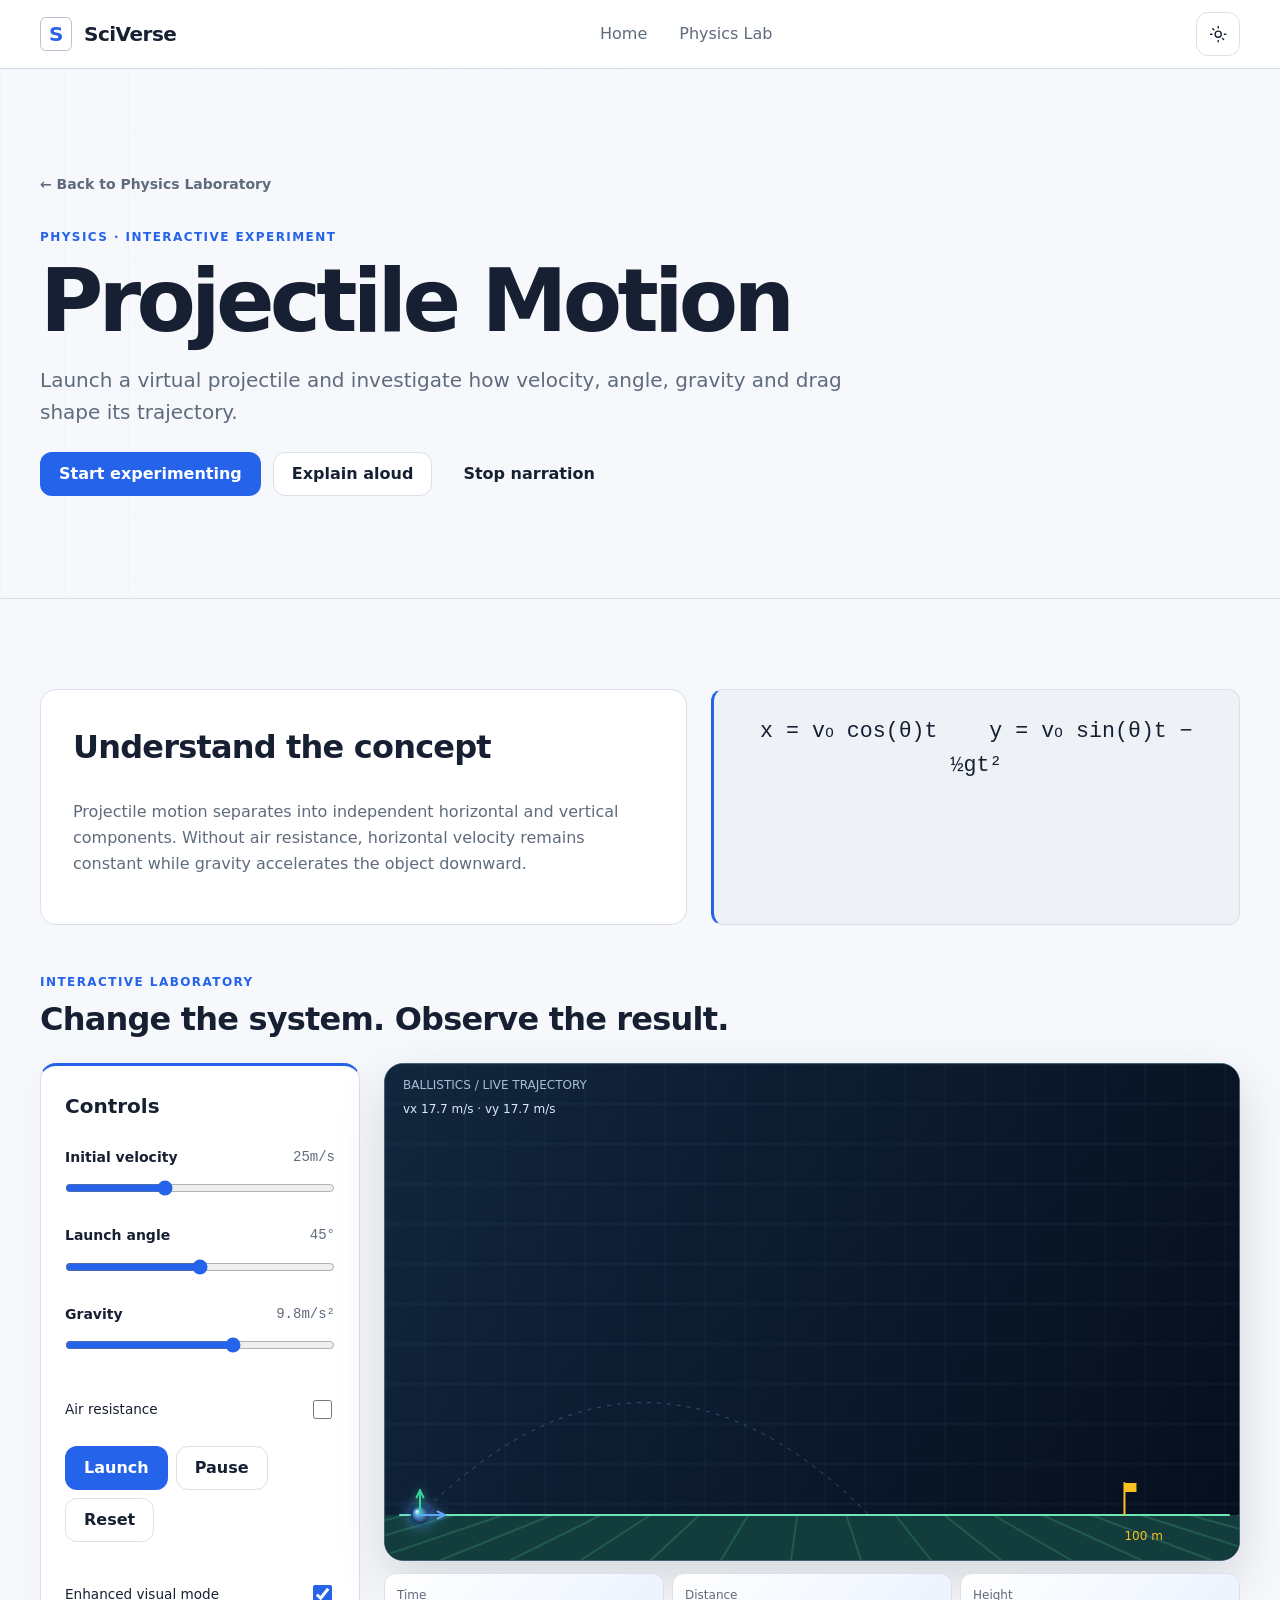
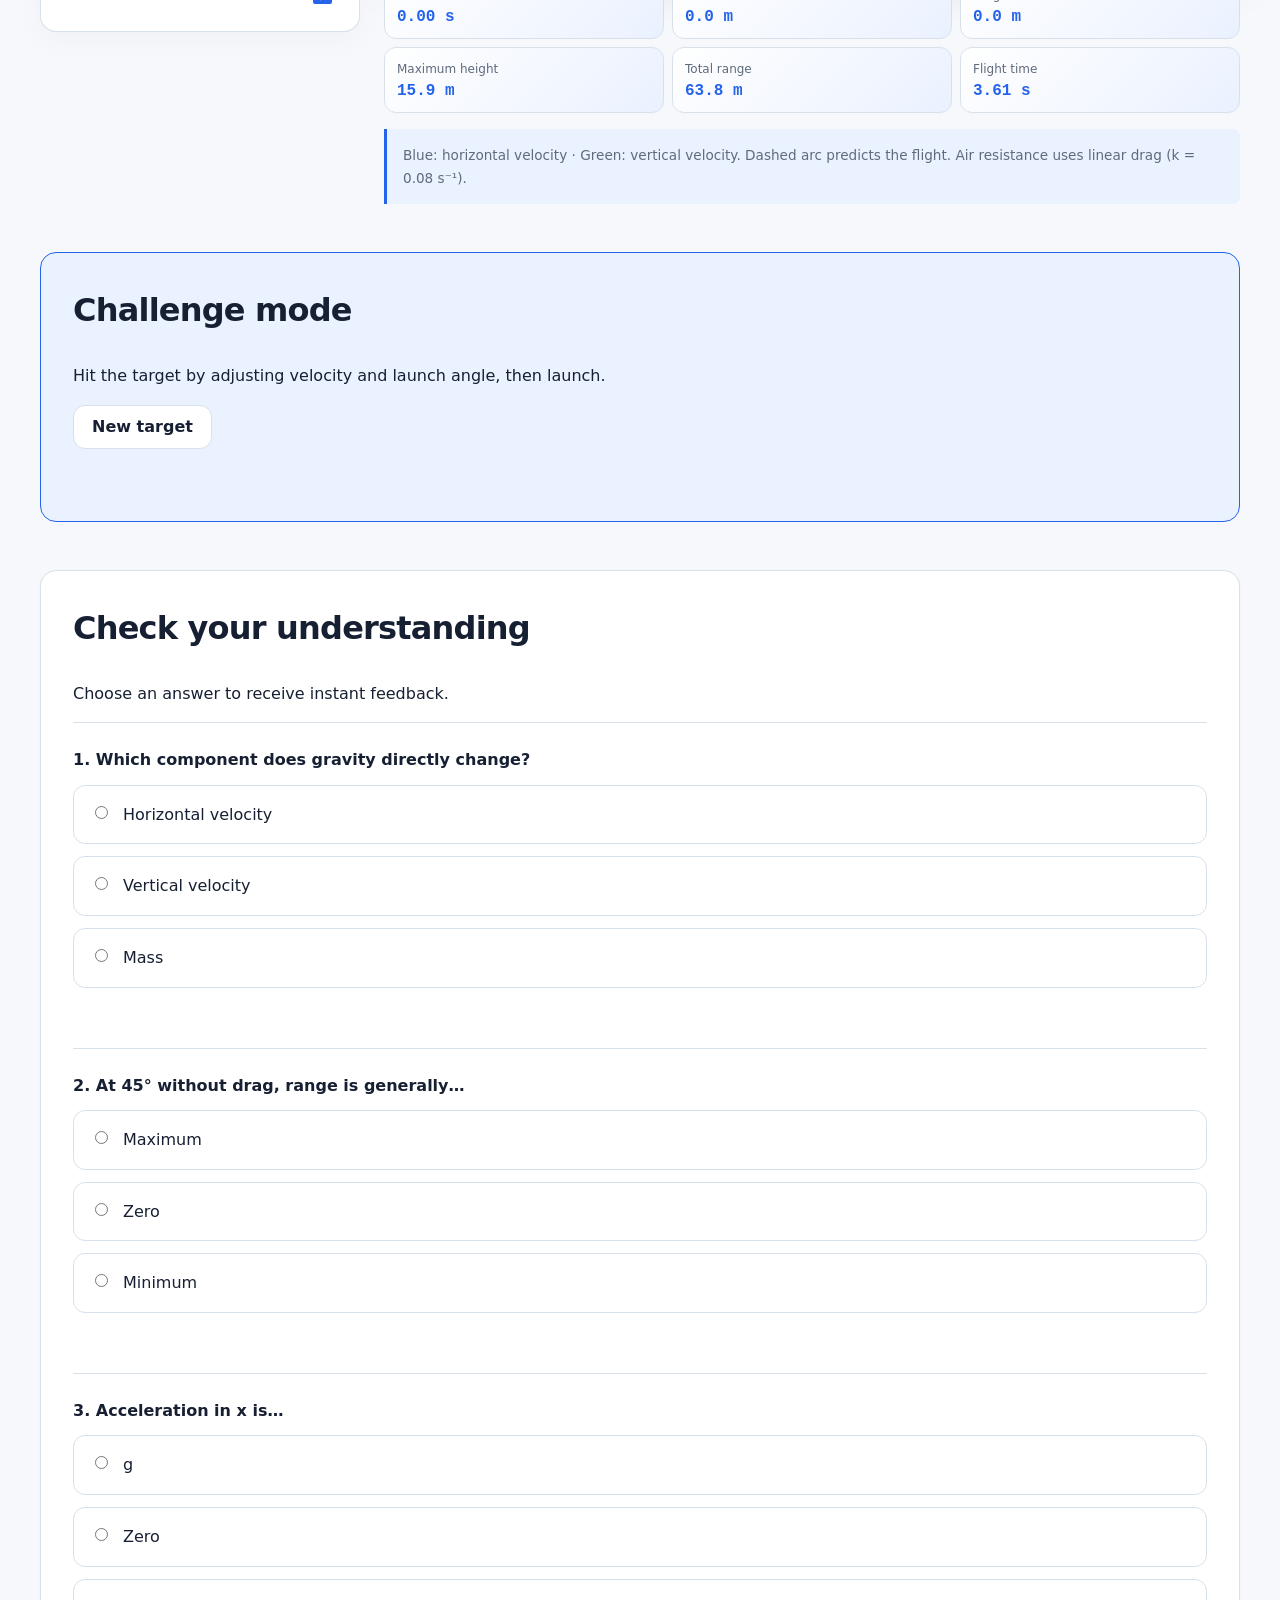
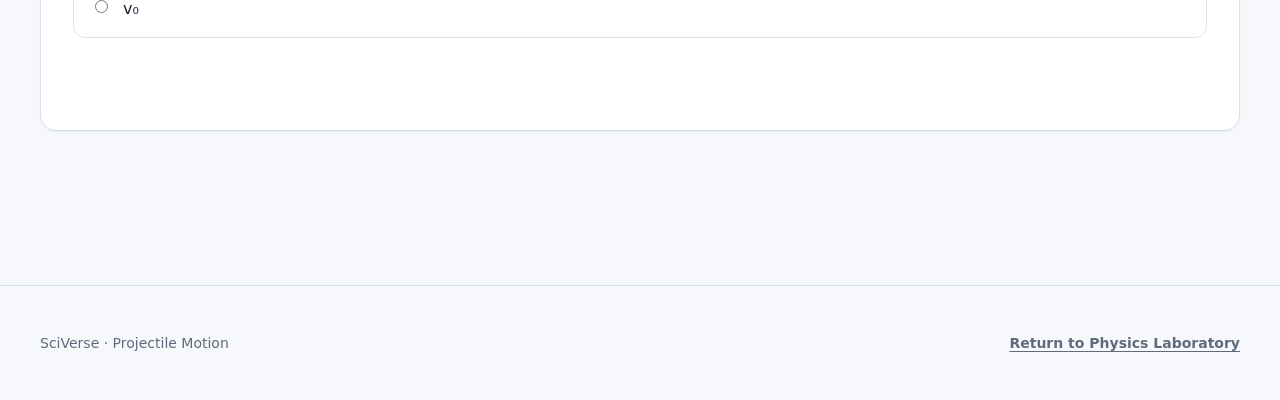
<file: concepts/physics/projectile.html>
<!DOCTYPE html>
<html lang="en" data-subject="physics">
<head><meta charset="UTF-8"><meta name="viewport" content="width=device-width, initial-scale=1.0"><meta name="description" content="Launch a virtual projectile and investigate how velocity, angle, gravity and drag shape its trajectory."><title>Projectile Motion | SciVerse</title><link rel="stylesheet" href="../../css/common.css"><link rel="stylesheet" href="../../css/simulation.css"><script src="../../js/common.js" defer></script><script src="../../js/lab-visuals.js" defer></script><script src="../../js/physics/projectile.js" defer></script></head>
<body><a class="skip-link" href="#main-content">Skip to experiment</a><header class="navbar"><div class="page-container navbar__inner"><a class="logo" href="../../index.html"><span class="logo__mark" aria-hidden="true">S</span><span>SciVerse</span></a><nav aria-label="Lesson navigation"><ul class="navbar__links"><li><a class="navbar__link" href="../../index.html">Home</a></li><li><a class="navbar__link" href="../../physics.html">Physics Lab</a></li></ul></nav><button class="icon-button theme-toggle" type="button" data-theme-toggle aria-label="Switch theme" aria-pressed="false"><svg class="theme-toggle__sun" viewBox="0 0 24 24" aria-hidden="true"><circle cx="12" cy="12" r="4"/><path d="M12 2v2M12 20v2M4.9 4.9l1.4 1.4M17.7 17.7l1.4 1.4M2 12h2M20 12h2"/></svg><svg class="theme-toggle__moon" viewBox="0 0 24 24" aria-hidden="true"><path d="M20.2 15.3A8.5 8.5 0 0 1 8.7 3.8a8.5 8.5 0 1 0 11.5 11.5Z"/></svg></button></div></header>
<main id="main-content"><section class="lesson-hero"><div class="page-container lesson-hero__inner"><a class="back-link" href="../../physics.html">← Back to Physics Laboratory</a><p class="lesson-eyebrow">Physics · Interactive experiment</p><h1>Projectile Motion</h1><p class="lesson-hero__summary">Launch a virtual projectile and investigate how velocity, angle, gravity and drag shape its trajectory.</p><div class="lesson-hero__actions"><a class="button button--physics" href="#experiment">Start experimenting</a><button class="button button--secondary" type="button" data-narration="Launch a virtual projectile and investigate how velocity, angle, gravity and drag shape its trajectory. Projectile motion separates into independent horizontal and vertical components. Without air resistance, horizontal velocity remains constant while gravity accelerates the object downward.">Explain aloud</button><button class="button button--ghost" type="button" onclick="stopSpeaking()">Stop narration</button></div></div></section>
<div class="page-container lesson-main"><section class="theory-grid" aria-labelledby="theory-title"><article class="theory-card"><h2 id="theory-title">Understand the concept</h2><p>Projectile motion separates into independent horizontal and vertical components. Without air resistance, horizontal velocity remains constant while gravity accelerates the object downward.</p></article><div class="formula-block" aria-label="Key equation">x = v₀ cos(θ)t    y = v₀ sin(θ)t − ½gt²</div></section>
<section class="experiment-section" id="experiment" aria-labelledby="experiment-title"><div class="section-heading"><p class="section-heading__eyebrow">Interactive laboratory</p><h2 class="section-heading__title" id="experiment-title">Change the system. Observe the result.</h2></div><div class="experiment-layout"><aside class="control-panel" aria-label="Experiment controls"><h3>Controls</h3><div class="control-group"><label class="control-label" for="velocity">Initial velocity<output class="control-value" id="velocityValue">25m/s</output></label><input id="velocity" type="range" min="5" max="60" step="1" value="25" data-unit="m/s"></div><div class="control-group"><label class="control-label" for="angle">Launch angle<output class="control-value" id="angleValue">45°</output></label><input id="angle" type="range" min="5" max="85" step="1" value="45" data-unit="°"></div><div class="control-group"><label class="control-label" for="gravity">Gravity<output class="control-value" id="gravityValue">9.8m/s²</output></label><input id="gravity" type="range" min="1" max="15" step="0.1" value="9.8" data-unit="m/s²"></div><label class="switch-row">Air resistance<input id="drag" type="checkbox"></label><div class="button-row"><button class="button button--physics" id="launch" type="button">Launch</button><button class="button button--secondary" id="pause" type="button">Pause</button><button class="button button--secondary" id="reset" type="button">Reset</button></div></aside><div class="experiment-stage"><div class="simulation-panel"><canvas id="projectileCanvas" aria-label="Animated projectile trajectory"></canvas></div><div class="live-results" aria-label="Live observations"><div class="result-card"><span>Time</span><strong id="timeOut">—</strong></div><div class="result-card"><span>Distance</span><strong id="distanceOut">—</strong></div><div class="result-card"><span>Height</span><strong id="heightOut">—</strong></div><div class="result-card"><span>Maximum height</span><strong id="maxHeightOut">—</strong></div><div class="result-card"><span>Total range</span><strong id="rangeOut">—</strong></div><div class="result-card"><span>Flight time</span><strong id="flightOut">—</strong></div></div></div></div></section>
<section class="challenge"><h2>Challenge mode</h2><p>Hit the target by adjusting velocity and launch angle, then launch.<div class="button-row"><button class="button button--secondary" id="newTarget" type="button">New target</button></div></p><p class="challenge__feedback" id="challengeFeedback" aria-live="polite"></p></section>
<section class="quiz-container" data-quiz><h2>Check your understanding</h2><p>Choose an answer to receive instant feedback.</p><section class="quiz-question" data-answer="Vertical velocity" data-explanation="Gravity acts vertically."><h3>1. Which component does gravity directly change?</h3><div class="quiz-options"><label class="quiz-option"><input type="radio" name="q0" value="Horizontal velocity"><span>Horizontal velocity</span></label><label class="quiz-option"><input type="radio" name="q0" value="Vertical velocity"><span>Vertical velocity</span></label><label class="quiz-option"><input type="radio" name="q0" value="Mass"><span>Mass</span></label></div><p class="quiz-feedback" aria-live="polite"></p></section><section class="quiz-question" data-answer="Maximum" data-explanation="On level ground, 45° maximizes range."><h3>2. At 45° without drag, range is generally…</h3><div class="quiz-options"><label class="quiz-option"><input type="radio" name="q1" value="Maximum"><span>Maximum</span></label><label class="quiz-option"><input type="radio" name="q1" value="Zero"><span>Zero</span></label><label class="quiz-option"><input type="radio" name="q1" value="Minimum"><span>Minimum</span></label></div><p class="quiz-feedback" aria-live="polite"></p></section><section class="quiz-question" data-answer="Zero" data-explanation="Horizontal acceleration is zero without drag."><h3>3. Acceleration in x is…</h3><div class="quiz-options"><label class="quiz-option"><input type="radio" name="q2" value="g"><span>g</span></label><label class="quiz-option"><input type="radio" name="q2" value="Zero"><span>Zero</span></label><label class="quiz-option"><input type="radio" name="q2" value="v₀"><span>v₀</span></label></div><p class="quiz-feedback" aria-live="polite"></p></section></section></div></main>
<footer class="site-footer module-footer"><div class="page-container site-footer__inner"><p>SciVerse · Projectile Motion</p><a href="../../physics.html">Return to Physics Laboratory</a></div></footer></body></html>
</file>
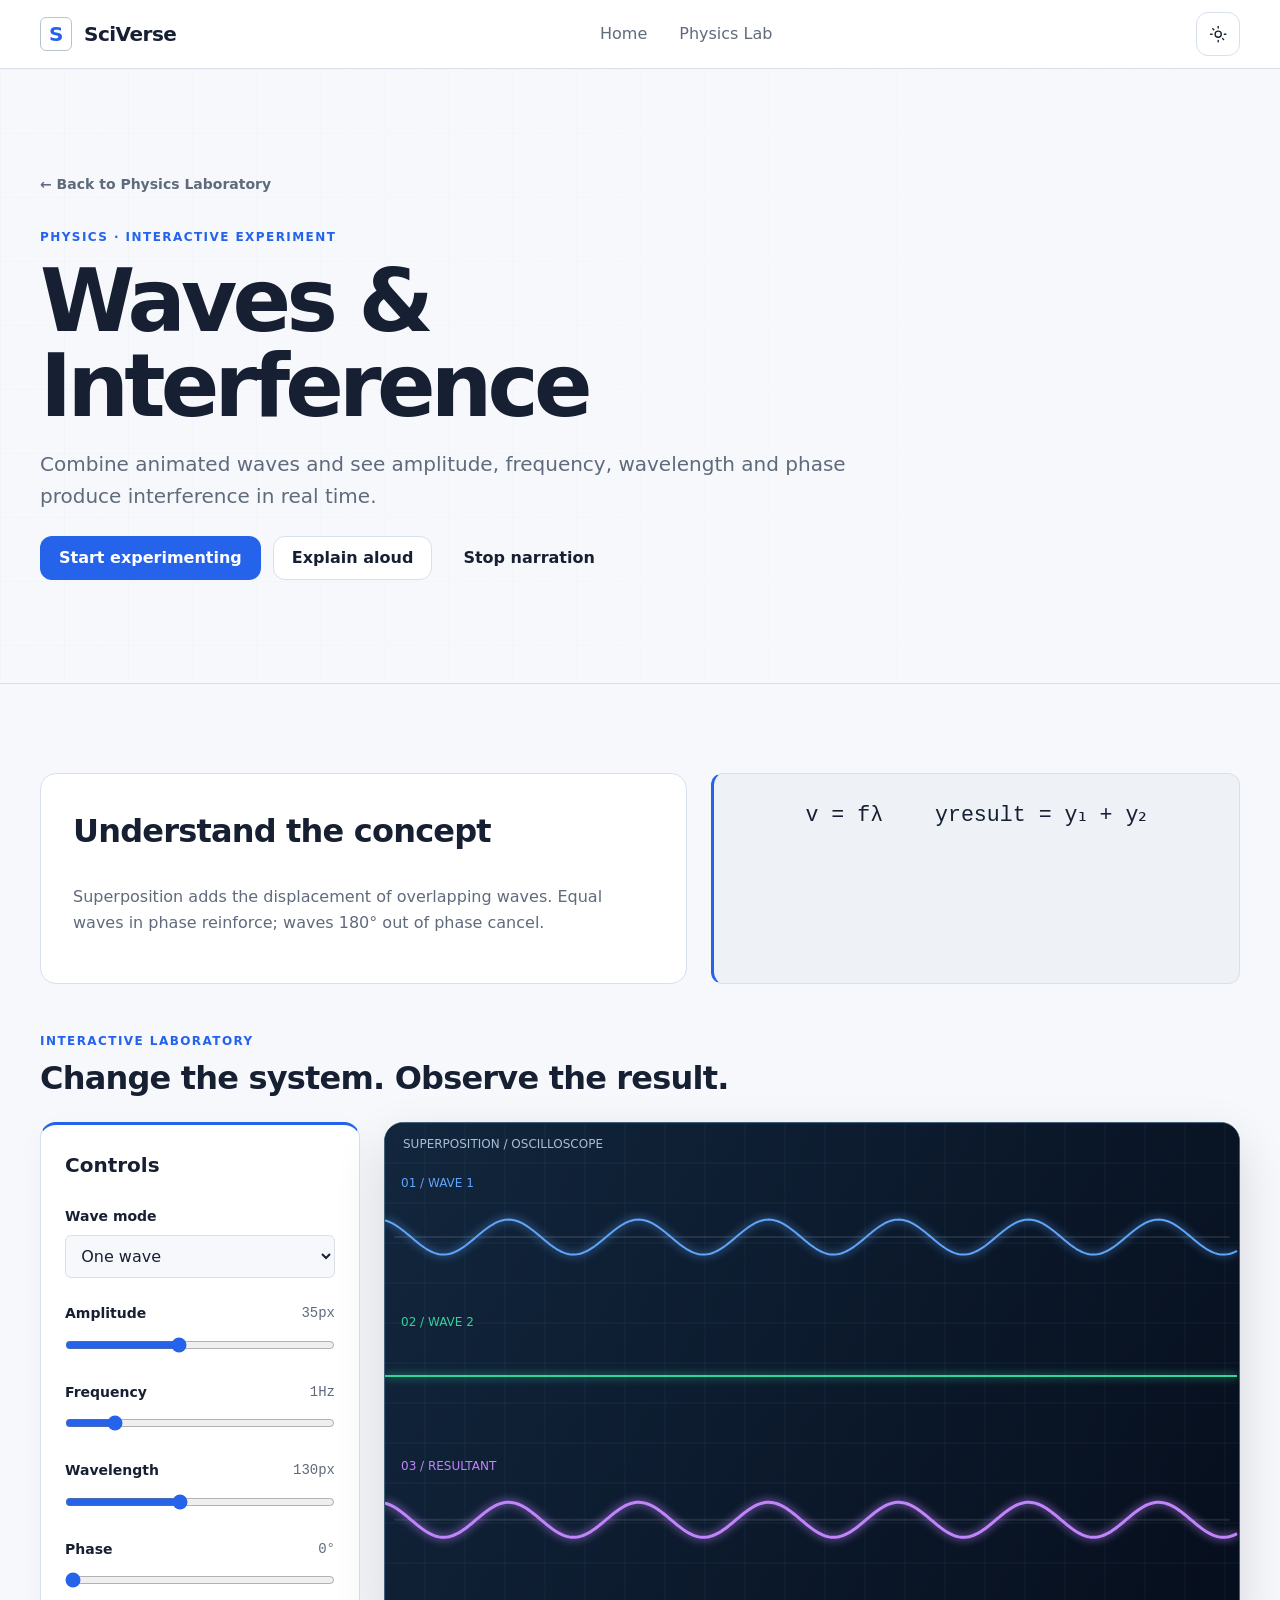
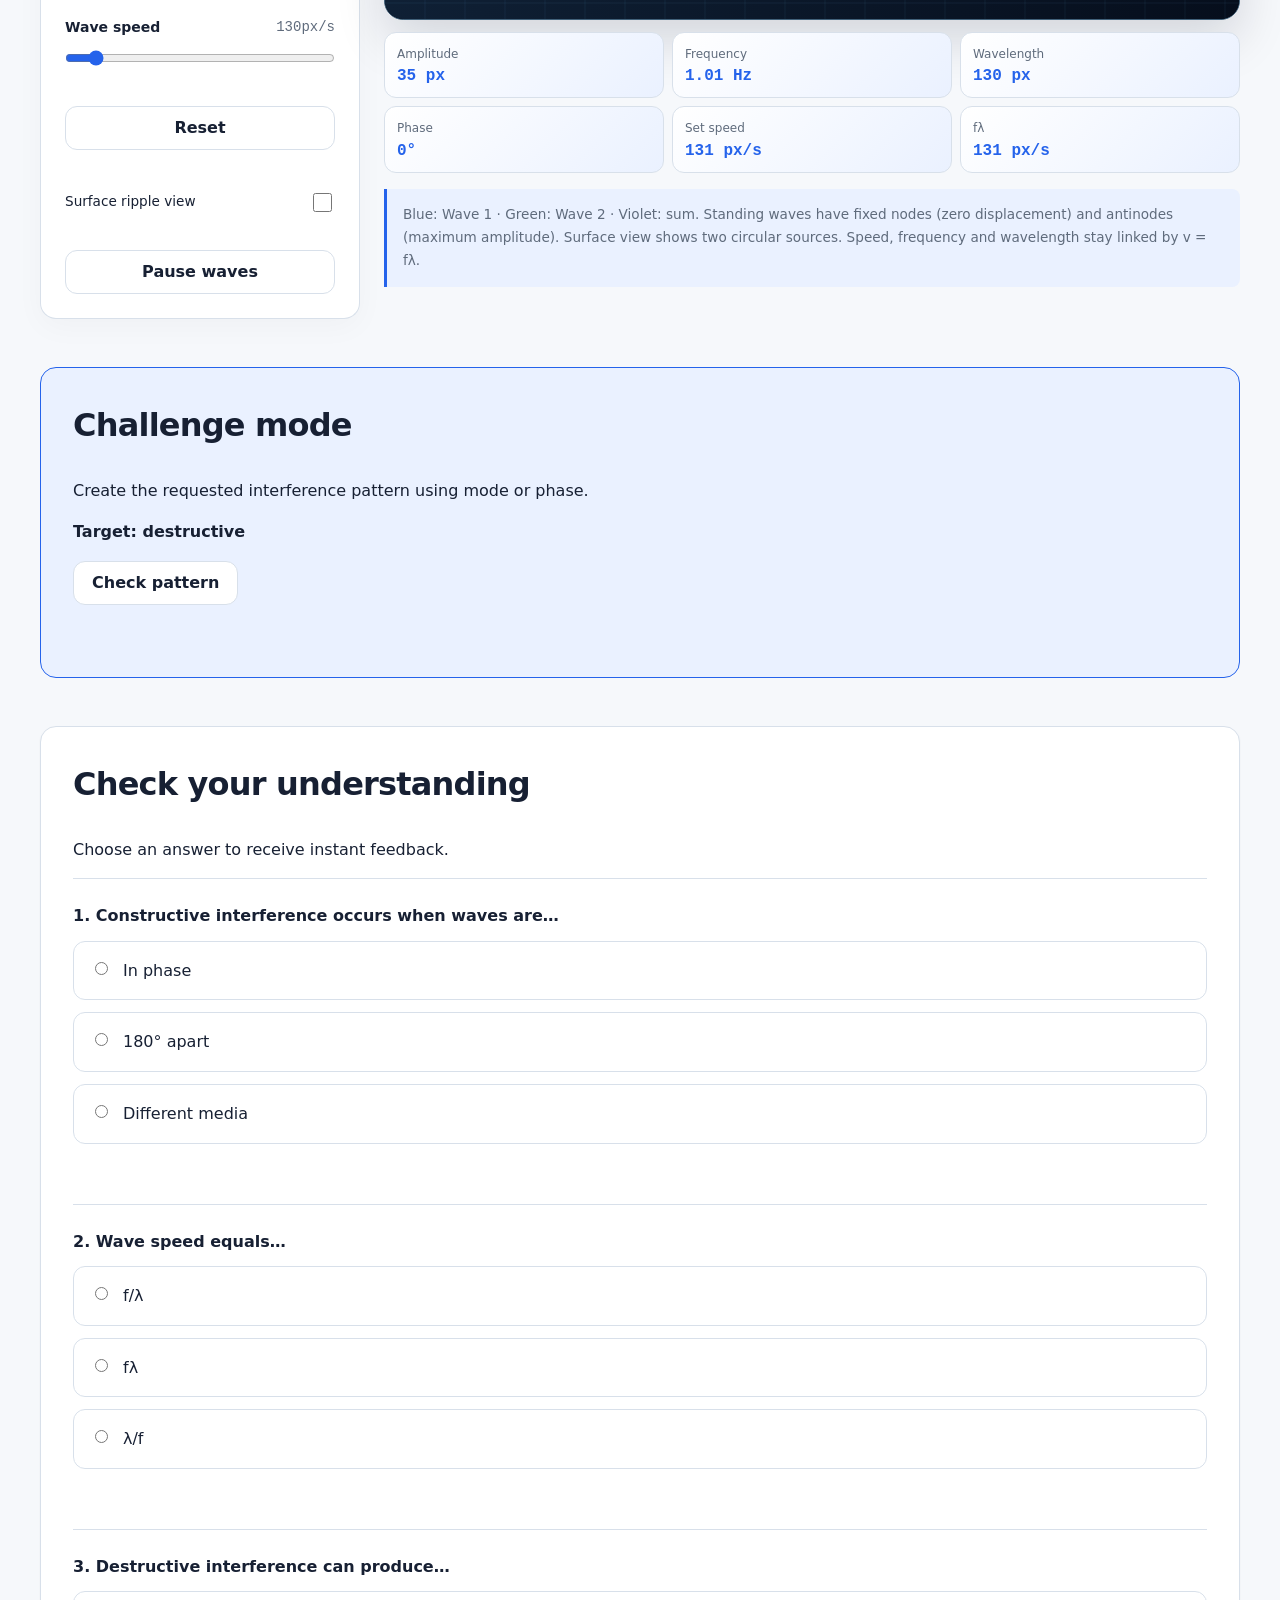
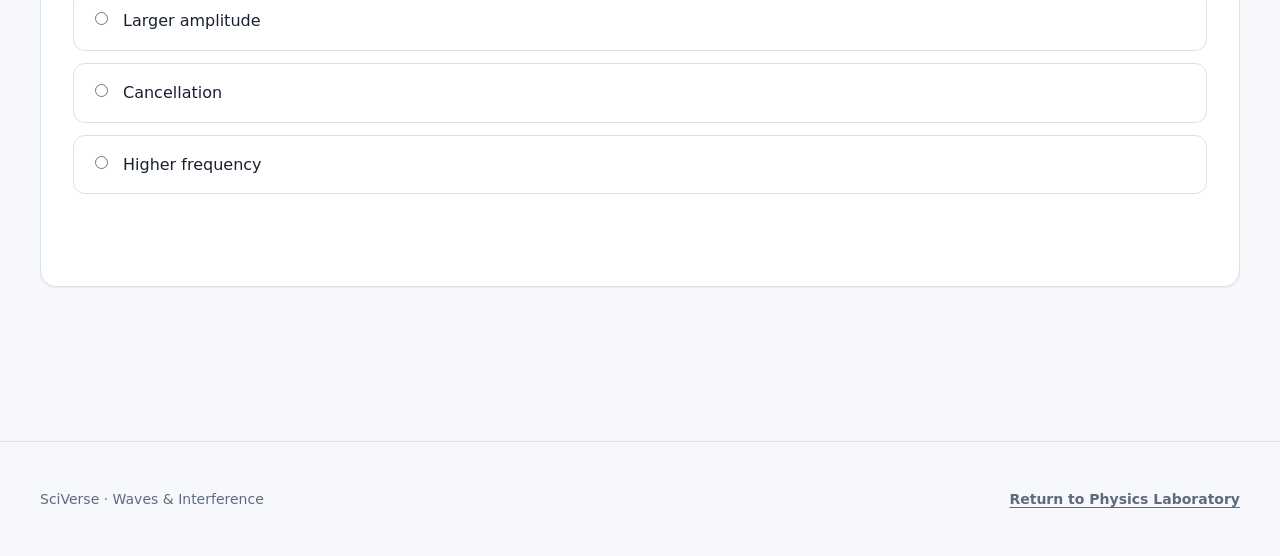
<file: concepts/physics/waves.html>
<!DOCTYPE html>
<html lang="en" data-subject="physics">
<head><meta charset="UTF-8"><meta name="viewport" content="width=device-width, initial-scale=1.0"><meta name="description" content="Combine animated waves and see amplitude, frequency, wavelength and phase produce interference in real time."><title>Waves & Interference | SciVerse</title><link rel="stylesheet" href="../../css/common.css"><link rel="stylesheet" href="../../css/simulation.css"><script src="../../js/common.js" defer></script><script src="../../js/lab-visuals.js" defer></script><script src="../../js/physics/waves.js" defer></script></head>
<body><a class="skip-link" href="#main-content">Skip to experiment</a><header class="navbar"><div class="page-container navbar__inner"><a class="logo" href="../../index.html"><span class="logo__mark" aria-hidden="true">S</span><span>SciVerse</span></a><nav aria-label="Lesson navigation"><ul class="navbar__links"><li><a class="navbar__link" href="../../index.html">Home</a></li><li><a class="navbar__link" href="../../physics.html">Physics Lab</a></li></ul></nav><button class="icon-button theme-toggle" type="button" data-theme-toggle aria-label="Switch theme" aria-pressed="false"><svg class="theme-toggle__sun" viewBox="0 0 24 24" aria-hidden="true"><circle cx="12" cy="12" r="4"/><path d="M12 2v2M12 20v2M4.9 4.9l1.4 1.4M17.7 17.7l1.4 1.4M2 12h2M20 12h2"/></svg><svg class="theme-toggle__moon" viewBox="0 0 24 24" aria-hidden="true"><path d="M20.2 15.3A8.5 8.5 0 0 1 8.7 3.8a8.5 8.5 0 1 0 11.5 11.5Z"/></svg></button></div></header>
<main id="main-content"><section class="lesson-hero"><div class="page-container lesson-hero__inner"><a class="back-link" href="../../physics.html">← Back to Physics Laboratory</a><p class="lesson-eyebrow">Physics · Interactive experiment</p><h1>Waves & Interference</h1><p class="lesson-hero__summary">Combine animated waves and see amplitude, frequency, wavelength and phase produce interference in real time.</p><div class="lesson-hero__actions"><a class="button button--physics" href="#experiment">Start experimenting</a><button class="button button--secondary" type="button" data-narration="Combine animated waves and see amplitude, frequency, wavelength and phase produce interference in real time. Superposition adds the displacement of overlapping waves. Equal waves in phase reinforce; waves 180° out of phase cancel.">Explain aloud</button><button class="button button--ghost" type="button" onclick="stopSpeaking()">Stop narration</button></div></div></section>
<div class="page-container lesson-main"><section class="theory-grid" aria-labelledby="theory-title"><article class="theory-card"><h2 id="theory-title">Understand the concept</h2><p>Superposition adds the displacement of overlapping waves. Equal waves in phase reinforce; waves 180° out of phase cancel.</p></article><div class="formula-block" aria-label="Key equation">v = fλ    yresult = y₁ + y₂</div></section>
<section class="experiment-section" id="experiment" aria-labelledby="experiment-title"><div class="section-heading"><p class="section-heading__eyebrow">Interactive laboratory</p><h2 class="section-heading__title" id="experiment-title">Change the system. Observe the result.</h2></div><div class="experiment-layout"><aside class="control-panel" aria-label="Experiment controls"><h3>Controls</h3><div class="control-group"><label class="control-label" for="mode">Wave mode</label><select id="mode"><option value="single">One wave</option><option value="constructive">Constructive interference</option><option value="destructive">Destructive interference</option></select></div><div class="control-group"><label class="control-label" for="amplitude">Amplitude<output class="control-value" id="amplitudeValue">35px</output></label><input id="amplitude" type="range" min="10" max="70" step="1" value="35" data-unit="px"></div><div class="control-group"><label class="control-label" for="frequency">Frequency<output class="control-value" id="frequencyValue">1Hz</output></label><input id="frequency" type="range" min="0.2" max="3" step="0.1" value="1" data-unit="Hz"></div><div class="control-group"><label class="control-label" for="wavelength">Wavelength<output class="control-value" id="wavelengthValue">130px</output></label><input id="wavelength" type="range" min="50" max="240" step="5" value="130" data-unit="px"></div><div class="control-group"><label class="control-label" for="phase">Phase<output class="control-value" id="phaseValue">0°</output></label><input id="phase" type="range" min="0" max="360" step="5" value="0" data-unit="°"></div><div class="control-group"><label class="control-label" for="speed">Wave speed<output class="control-value" id="speedValue">130px/s</output></label><input id="speed" type="range" min="20" max="300" step="5" value="130" data-unit="px/s"></div><button class="button button--secondary" id="reset" type="button">Reset</button></aside><div class="experiment-stage"><div class="simulation-panel"><canvas id="wavesCanvas" aria-label="Wave one, wave two, and resultant interference"></canvas></div><div class="live-results" aria-label="Live observations"><div class="result-card"><span>Amplitude</span><strong id="amplitudeOut">—</strong></div><div class="result-card"><span>Frequency</span><strong id="frequencyOut">—</strong></div><div class="result-card"><span>Wavelength</span><strong id="wavelengthOut">—</strong></div><div class="result-card"><span>Phase</span><strong id="phaseOut">—</strong></div><div class="result-card"><span>Set speed</span><strong id="speedOut">—</strong></div><div class="result-card"><span>fλ</span><strong id="calculatedSpeedOut">—</strong></div></div></div></div></section>
<section class="challenge"><h2>Challenge mode</h2><p>Create the requested interference pattern using mode or phase.<p><strong id="waveTarget">Target: —</strong></p><button class="button button--secondary" id="checkChallenge" type="button">Check pattern</button></p><p class="challenge__feedback" id="challengeFeedback" aria-live="polite"></p></section>
<section class="quiz-container" data-quiz><h2>Check your understanding</h2><p>Choose an answer to receive instant feedback.</p><section class="quiz-question" data-answer="In phase" data-explanation="Aligned crests reinforce."><h3>1. Constructive interference occurs when waves are…</h3><div class="quiz-options"><label class="quiz-option"><input type="radio" name="q0" value="In phase"><span>In phase</span></label><label class="quiz-option"><input type="radio" name="q0" value="180° apart"><span>180° apart</span></label><label class="quiz-option"><input type="radio" name="q0" value="Different media"><span>Different media</span></label></div><p class="quiz-feedback" aria-live="polite"></p></section><section class="quiz-question" data-answer="fλ" data-explanation="Speed is frequency times wavelength."><h3>2. Wave speed equals…</h3><div class="quiz-options"><label class="quiz-option"><input type="radio" name="q1" value="f/λ"><span>f/λ</span></label><label class="quiz-option"><input type="radio" name="q1" value="fλ"><span>fλ</span></label><label class="quiz-option"><input type="radio" name="q1" value="λ/f"><span>λ/f</span></label></div><p class="quiz-feedback" aria-live="polite"></p></section><section class="quiz-question" data-answer="Cancellation" data-explanation="Opposite displacements sum toward zero."><h3>3. Destructive interference can produce…</h3><div class="quiz-options"><label class="quiz-option"><input type="radio" name="q2" value="Larger amplitude"><span>Larger amplitude</span></label><label class="quiz-option"><input type="radio" name="q2" value="Cancellation"><span>Cancellation</span></label><label class="quiz-option"><input type="radio" name="q2" value="Higher frequency"><span>Higher frequency</span></label></div><p class="quiz-feedback" aria-live="polite"></p></section></section></div></main>
<footer class="site-footer module-footer"><div class="page-container site-footer__inner"><p>SciVerse · Waves & Interference</p><a href="../../physics.html">Return to Physics Laboratory</a></div></footer></body></html>
</file>
<file: css/common.css>
/* SciVerse shared design system */
:root {
  color-scheme: light;
  --color-bg: #f6f8fb; --color-surface: #fff; --color-surface-raised: #fff; --color-surface-subtle: #eef2f7;
  --color-text: #172033; --color-text-muted: #5f6b7c; --color-border: #d8e0ea; --color-border-strong: #b8c4d3;
  --color-physics: #2563eb; --color-physics-soft: #eaf1ff; --color-chemistry: #0f806c; --color-chemistry-soft: #e5f6f2;
  --color-success: #16845b; --color-warning: #9a5900; --color-error: #c53945; --color-focus: #2563eb;
  --shadow-sm: 0 1px 2px rgb(23 32 51 / .06); --shadow-md: 0 10px 30px rgb(23 32 51 / .09);
  --space-1: .25rem; --space-2: .5rem; --space-3: .75rem; --space-4: 1rem; --space-5: 1.5rem; --space-6: 2rem; --space-7: 3rem; --space-8: 4rem;
  --radius-sm: .375rem; --radius-md: .75rem; --radius-lg: 1rem; --radius-pill: 999px;
  --font-sans: Inter, ui-sans-serif, system-ui, -apple-system, BlinkMacSystemFont, "Segoe UI", sans-serif;
  --font-mono: "SFMono-Regular", Consolas, "Liberation Mono", monospace;
  --text-xs: .75rem; --text-sm: .875rem; --text-md: 1rem; --text-lg: 1.25rem;
  --text-xl: clamp(1.5rem, 3vw, 2rem); --text-2xl: clamp(2rem, 5vw, 3.25rem);
  --leading-tight: 1.2; --leading-normal: 1.6;
  --transition-fast: 140ms ease; --transition-normal: 240ms ease; --transition-slow: 420ms ease;
  --container-width: 75rem; --nav-height: 4.25rem;
}
[data-theme="dark"] {
  color-scheme: dark;
  --color-bg: #0c111b; --color-surface: #141b28; --color-surface-raised: #192231; --color-surface-subtle: #202a3a;
  --color-text: #edf2f8; --color-text-muted: #aab5c5; --color-border: #2c384a; --color-border-strong: #435169;
  --color-physics: #72a7ff; --color-physics-soft: #182b4b; --color-chemistry: #55cdb3; --color-chemistry-soft: #153a35;
  --color-success: #58c99a; --color-warning: #f0b35d; --color-error: #ff818c; --color-focus: #8ab7ff;
  --shadow-sm: 0 1px 2px rgb(0 0 0 / .25); --shadow-md: 0 12px 34px rgb(0 0 0 / .3);
}
*, *::before, *::after { box-sizing: border-box; }
html { scroll-behavior: smooth; }
body { margin: 0; min-height: 100vh; background: var(--color-bg); color: var(--color-text); font: var(--text-md)/var(--leading-normal) var(--font-sans); text-rendering: optimizeLegibility; transition: background-color var(--transition-normal), color var(--transition-normal); }
img, svg, canvas { display: block; max-width: 100%; }
button, input, select, textarea { color: inherit; font: inherit; }
a { color: inherit; text-decoration-thickness: .08em; text-underline-offset: .18em; }
:focus-visible { outline: 3px solid var(--color-focus); outline-offset: 3px; }
.page-container { width: min(calc(100% - 2 * var(--space-5)), var(--container-width)); margin-inline: auto; }

/* Navigation and identity */
.navbar { position: relative; z-index: 10; min-height: var(--nav-height); background: var(--color-surface); border-bottom: 1px solid var(--color-border); }
.navbar__inner { min-height: inherit; display: flex; align-items: center; justify-content: space-between; gap: var(--space-5); }
.navbar__links { display: flex; align-items: center; gap: var(--space-2); margin: 0; padding: 0; list-style: none; }
.navbar__link { display: inline-flex; padding: var(--space-2) var(--space-3); border-radius: var(--radius-sm); color: var(--color-text-muted); text-decoration: none; transition: color var(--transition-fast), background-color var(--transition-fast); }
.navbar__link:hover, .navbar__link[aria-current="page"] { color: var(--color-text); background: var(--color-surface-subtle); }
.logo { display: inline-flex; align-items: center; gap: var(--space-3); color: var(--color-text); font-size: var(--text-lg); font-weight: 750; letter-spacing: -.025em; text-decoration: none; }
.logo__mark { display: grid; width: 2rem; aspect-ratio: 1; place-items: center; border: 1px solid var(--color-border-strong); border-radius: var(--radius-sm); color: var(--color-physics); }

/* Buttons */
.button, .icon-button { display: inline-flex; align-items: center; justify-content: center; gap: var(--space-2); min-height: 2.75rem; border: 1px solid transparent; border-radius: var(--radius-md); background: var(--color-text); color: var(--color-bg); font-weight: 650; line-height: 1; text-decoration: none; cursor: pointer; transition: transform var(--transition-fast), background-color var(--transition-fast), border-color var(--transition-fast), box-shadow var(--transition-fast); }
.button { padding: .75rem 1.125rem; }
.button:hover, .icon-button:hover { transform: translateY(-1px); box-shadow: var(--shadow-sm); }
.button:active, .icon-button:active { transform: none; }
.button--secondary { border-color: var(--color-border); background: var(--color-surface); color: var(--color-text); }
.button--physics { background: var(--color-physics); color: #fff; }
.button--chemistry { background: var(--color-chemistry); color: #fff; }
.button--ghost { background: transparent; color: var(--color-text); }
.icon-button { width: 2.75rem; padding: 0; border-color: var(--color-border); background: var(--color-surface); color: var(--color-text); }
.button:disabled, .icon-button:disabled, .button[aria-disabled="true"] { opacity: .5; pointer-events: none; cursor: not-allowed; box-shadow: none; }

/* Cards and headings */
.subject-card, .interactive-card, .simulation-panel, .control-panel, .quiz-container { background: var(--color-surface); border: 1px solid var(--color-border); border-radius: var(--radius-lg); box-shadow: var(--shadow-sm); }
.subject-card, .interactive-card { padding: var(--space-6); }
.subject-card { position: relative; overflow: hidden; border-top: 3px solid var(--subject-accent, var(--color-border-strong)); }
.subject-card--physics { --subject-accent: var(--color-physics); }
.subject-card--chemistry { --subject-accent: var(--color-chemistry); }
.interactive-card { transition: transform var(--transition-normal), border-color var(--transition-normal), box-shadow var(--transition-normal); }
.interactive-card:hover, .interactive-card:focus-within { transform: translateY(-3px); border-color: var(--color-border-strong); box-shadow: var(--shadow-md); }
.section-heading { margin-block: 0 var(--space-5); }
.section-heading__eyebrow { margin: 0 0 var(--space-2); color: var(--color-physics); font-size: var(--text-xs); font-weight: 750; letter-spacing: .12em; text-transform: uppercase; }
.section-heading__title { margin: 0; font-size: var(--text-xl); line-height: var(--leading-tight); letter-spacing: -.025em; }
.section-heading__description { max-width: 65ch; margin: var(--space-3) 0 0; color: var(--color-text-muted); }
.badge { display: inline-flex; align-items: center; gap: var(--space-1); padding: .25rem .625rem; border: 1px solid var(--color-border); border-radius: var(--radius-pill); background: var(--color-surface-subtle); color: var(--color-text-muted); font-size: var(--text-xs); font-weight: 700; }
.badge--physics { border-color: var(--color-physics); background: var(--color-physics-soft); color: var(--color-physics); }
.badge--chemistry { border-color: var(--color-chemistry); background: var(--color-chemistry-soft); color: var(--color-chemistry); }
.badge--success { color: var(--color-success); } .badge--warning { color: var(--color-warning); } .badge--error { color: var(--color-error); }

/* Lessons, simulations, and controls */
.simulation-panel { min-height: 20rem; padding: var(--space-5); overflow: hidden; }
.simulation-panel canvas { width: 100%; border-radius: var(--radius-md); background: var(--color-surface-subtle); }
.control-panel { display: grid; gap: var(--space-5); padding: var(--space-5); }
.control-group { display: grid; gap: var(--space-2); }
.control-label { display: flex; justify-content: space-between; gap: var(--space-4); font-size: var(--text-sm); font-weight: 650; }
.control-value { color: var(--color-text-muted); font-family: var(--font-mono); font-weight: 500; }
input[type="range"] { width: 100%; height: 1.5rem; margin: 0; accent-color: var(--color-physics); cursor: pointer; }
input[type="range"]:disabled { opacity: .5; cursor: not-allowed; }
.chemistry-controls input[type="range"] { accent-color: var(--color-chemistry); }
.formula-block { overflow-x: auto; padding: var(--space-5); border: 1px solid var(--color-border); border-left: 3px solid var(--color-physics); border-radius: var(--radius-md); background: var(--color-surface-subtle); font-family: var(--font-mono); text-align: center; }
.formula-block--chemistry { border-left-color: var(--color-chemistry); }
.info-box { --info-color: var(--color-physics); padding: var(--space-4) var(--space-5); border: 1px solid var(--color-border); border-left: 4px solid var(--info-color); border-radius: var(--radius-md); background: var(--color-surface); }
.info-box--success { --info-color: var(--color-success); } .info-box--warning { --info-color: var(--color-warning); } .info-box--error { --info-color: var(--color-error); }
.info-box__title { margin: 0 0 var(--space-1); font-weight: 750; }
.info-box p:last-child { margin-bottom: 0; }
.quiz-container { padding: var(--space-6); }
.quiz-options { display: grid; gap: var(--space-3); margin-block: var(--space-5); }
.quiz-option { display: flex; align-items: flex-start; gap: var(--space-3); padding: var(--space-4); border: 1px solid var(--color-border); border-radius: var(--radius-md); cursor: pointer; transition: border-color var(--transition-fast), background-color var(--transition-fast); }
.quiz-option:hover, .quiz-option:focus-within { border-color: var(--color-physics); background: var(--color-physics-soft); }
.progress { width: 100%; height: .625rem; overflow: hidden; border-radius: var(--radius-pill); background: var(--color-surface-subtle); }
.progress__bar { width: var(--progress, 0%); height: 100%; border-radius: inherit; background: var(--color-physics); transition: width var(--transition-slow); }
.progress--chemistry .progress__bar { background: var(--color-chemistry); }
.progress-label { display: flex; justify-content: space-between; gap: var(--space-4); margin-bottom: var(--space-2); color: var(--color-text-muted); font-size: var(--text-sm); }

/* Footer and accessibility helpers */
.site-footer { margin-top: var(--space-8); padding-block: var(--space-6); border-top: 1px solid var(--color-border); color: var(--color-text-muted); font-size: var(--text-sm); }
.site-footer__inner { display: flex; align-items: center; justify-content: space-between; gap: var(--space-5); flex-wrap: wrap; }
.visually-hidden { position: absolute !important; width: 1px !important; height: 1px !important; padding: 0 !important; margin: -1px !important; overflow: hidden !important; clip: rect(0, 0, 0, 0) !important; white-space: nowrap !important; border: 0 !important; }
@media (max-width: 48rem) {
  :root { --nav-height: 3.75rem; }
  .page-container { width: min(calc(100% - 2 * var(--space-4)), var(--container-width)); }
  .navbar__inner { flex-wrap: wrap; padding-block: var(--space-3); }
  .navbar__links { width: 100%; overflow-x: auto; }
  .subject-card, .interactive-card, .simulation-panel, .control-panel, .quiz-container { padding: var(--space-4); }
}
@media (max-width: 30rem) { .button { width: 100%; } .site-footer__inner { align-items: flex-start; flex-direction: column; } }
@media (prefers-reduced-motion: reduce) {
  html { scroll-behavior: auto; }
  *, *::before, *::after { scroll-behavior: auto !important; animation-duration: .01ms !important; animation-iteration-count: 1 !important; transition-duration: .01ms !important; }
}
</file>
<file: css/home.css>
.skip-link { position: fixed; z-index: 100; top: var(--space-3); left: var(--space-3); padding: var(--space-2) var(--space-4); border-radius: var(--radius-sm); background: var(--color-text); color: var(--color-bg); transform: translateY(-160%); }
.skip-link:focus { transform: translateY(0); }
.theme-toggle svg { width: 1.15rem; fill: none; stroke: currentColor; stroke-linecap: round; stroke-linejoin: round; stroke-width: 1.8; }
.theme-toggle__moon { display: none; }
[data-theme="dark"] .theme-toggle__sun { display: none; }
[data-theme="dark"] .theme-toggle__moon { display: block; }
.hero { position: relative; min-height: min(47rem, calc(100vh - var(--nav-height))); overflow: hidden; border-bottom: 1px solid var(--color-border); isolation: isolate; }
.hero::before { position: absolute; z-index: -2; inset: 0; background-image: linear-gradient(var(--color-border) 1px, transparent 1px), linear-gradient(90deg, var(--color-border) 1px, transparent 1px); background-size: 4.5rem 4.5rem; content: ""; opacity: .2; mask-image: linear-gradient(to bottom, black, transparent 88%); }
.hero__canvas { position: absolute; z-index: -1; inset: 0; width: 100%; height: 100%; pointer-events: none; }
.hero__inner { display: grid; min-height: inherit; align-items: center; grid-template-columns: minmax(0, 1.1fr) minmax(20rem, .9fr); gap: var(--space-7); padding-block: var(--space-8); }
.hero__content { max-width: 47rem; }
.hero__kicker { display: flex; align-items: center; gap: var(--space-2); margin: 0 0 var(--space-5); color: var(--color-text-muted); font-size: var(--text-sm); font-weight: 650; letter-spacing: .04em; }
.hero__kicker span { width: .55rem; height: .55rem; border-radius: 50%; background: var(--color-chemistry); box-shadow: 0 0 0 4px var(--color-chemistry-soft); }
.hero h1 { max-width: 12ch; margin: 0; font-size: clamp(3rem, 7.5vw, 6.8rem); line-height: .95; letter-spacing: -.07em; }
.hero__lead { max-width: 43rem; margin: var(--space-6) 0; color: var(--color-text-muted); font-size: clamp(1.05rem, 2vw, 1.3rem); }
.hero__actions { display: flex; gap: var(--space-3); flex-wrap: wrap; }
.hero__tagline { margin: var(--space-6) 0 0; color: var(--color-text-muted); font-size: var(--text-sm); font-weight: 700; letter-spacing: .15em; text-transform: uppercase; }
.hero-model { position: relative; width: min(36vw, 29rem); aspect-ratio: 1; margin-inline: auto; }
.hero-model::before { position: absolute; inset: 13%; border: 1px solid var(--color-border); border-radius: 50%; content: ""; }
.hero-model__core { position: absolute; z-index: 2; inset: 42%; display: grid; place-items: center; border-radius: 50%; background: var(--color-surface); border: 1px solid var(--color-border-strong); box-shadow: var(--shadow-md); }
.hero-model__core span { width: 35%; aspect-ratio: 1; border-radius: 50%; background: var(--color-chemistry); }
.hero-model__orbit { position: absolute; inset: 10%; border: 1px solid var(--color-border-strong); border-radius: 50%; animation: orbit-spin 15s linear infinite; }
.hero-model__orbit span { position: absolute; top: 50%; left: -.4rem; width: .8rem; height: .8rem; border-radius: 50%; background: var(--color-physics); box-shadow: 0 0 0 5px var(--color-physics-soft); }
.hero-model__orbit--two { inset: 20% 4%; transform: rotate(60deg); animation-duration: 20s; animation-direction: reverse; }
.hero-model__orbit--two span { background: var(--color-chemistry); box-shadow: 0 0 0 5px var(--color-chemistry-soft); }
.hero-model__orbit--three { inset: 4% 20%; transform: rotate(-55deg); animation-duration: 24s; }
.hero-model__wave { position: absolute; right: -8%; bottom: 4%; width: 116%; height: 25%; overflow: visible; }
.hero-model__wave path { fill: none; stroke: var(--color-physics); stroke-width: 2; vector-effect: non-scaling-stroke; opacity: .65; stroke-dasharray: 8 6; animation: wave-dash 8s linear infinite; }
@keyframes orbit-spin { to { rotate: 360deg; } }
@keyframes wave-dash { to { stroke-dashoffset: -140; } }
.home-section { padding-block: clamp(4rem, 9vw, 7.5rem); }
.section-heading--center { display: grid; justify-items: center; max-width: 48rem; margin-inline: auto; text-align: center; }
.subject-grid { display: grid; grid-template-columns: repeat(2, minmax(0, 1fr)); gap: var(--space-5); }
.home-subject-card { display: grid; min-width: 0; padding: 0; }
.subject-visual { min-height: 12rem; display: grid; place-items: center; overflow: hidden; background: var(--color-surface-subtle); border-bottom: 1px solid var(--color-border); }
.subject-visual svg { width: min(88%, 25rem); overflow: visible; }
.subject-card__body { padding: var(--space-6); }
.subject-card__body h3 { margin: var(--space-4) 0 var(--space-2); font-size: var(--text-xl); letter-spacing: -.025em; }
.subject-card__body > p { max-width: 52ch; color: var(--color-text-muted); }
.topic-list { display: flex; flex-wrap: wrap; gap: var(--space-2); margin: var(--space-5) 0; padding: 0; list-style: none; }
.topic-list li { padding: .35rem .7rem; border: 1px solid var(--color-border); border-radius: var(--radius-pill); color: var(--color-text-muted); font-size: var(--text-xs); font-weight: 650; }
.card-link { display: inline-flex; align-items: center; gap: var(--space-2); font-weight: 750; text-decoration: none; }
.card-link:hover span { transform: translateX(.25rem); }
.card-link span { transition: transform var(--transition-fast); }
.card-link--physics { color: var(--color-physics); } .card-link--chemistry { color: var(--color-chemistry); }
.physics-visual__path { fill: none; stroke: var(--color-physics); stroke-width: 2.5; stroke-dasharray: 6 7; }
.physics-visual__body { fill: var(--color-physics); animation: trajectory 4s ease-in-out infinite; }
.physics-visual__axis, .physics-visual__ticks { fill: none; stroke: var(--color-border-strong); stroke-width: 1; }
@keyframes trajectory { 50% { transform: translate(132px, -93px); } 100% { transform: translate(275px, -20px); } }
.chemistry-visual__bonds { fill: none; stroke: var(--color-border-strong); stroke-width: 3; }
.chemistry-visual__atoms { fill: var(--color-chemistry-soft); stroke: var(--color-chemistry); stroke-width: 2; }
.chemistry-visual__atoms circle { transform-box: fill-box; transform-origin: center; animation: atom-pulse 3s ease-in-out infinite alternate; }
.chemistry-visual__atoms circle:nth-child(even) { animation-delay: -1.5s; }
@keyframes atom-pulse { to { scale: 1.12; } }
.method { background: var(--color-surface-subtle); border-block: 1px solid var(--color-border); }
.method-grid { display: grid; grid-template-columns: repeat(3, 1fr); gap: var(--space-4); }
.method-card { min-width: 0; padding: var(--space-5); border-left: 1px solid var(--color-border); }
.method-card h3 { margin: var(--space-2) 0; font-size: var(--text-lg); }
.method-card > p:last-child { margin: 0; color: var(--color-text-muted); }
.method-card__number { color: var(--color-text-muted); font: var(--text-xs) var(--font-mono); }
.method-visual { position: relative; height: 8rem; margin-bottom: var(--space-5); overflow: hidden; border: 1px solid var(--color-border); border-radius: var(--radius-md); background: var(--color-surface); }
.method-visual--learn .diagram-node { position: absolute; top: 1.5rem; left: 1.5rem; width: 1rem; height: 1rem; border: 3px solid var(--color-physics); border-radius: 50%; }
.method-visual--learn .diagram-line { position: absolute; top: 2rem; left: 3.2rem; width: 40%; border-top: 1px solid var(--color-border-strong); }
.diagram-formula { position: absolute; right: 1.5rem; bottom: 1.4rem; font: 1.4rem var(--font-mono); }
.method-visual--experiment::before { position: absolute; inset: 50% 1.2rem auto; height: .25rem; border-radius: 1rem; background: var(--color-border); content: ""; }
.method-visual--experiment span, .method-visual--experiment i, .method-visual--experiment b { position: absolute; top: calc(50% - .5rem); width: 1rem; height: 1rem; border-radius: 50%; background: var(--color-physics); }
.method-visual--experiment span { left: 20%; } .method-visual--experiment i { left: 50%; background: var(--color-chemistry); } .method-visual--experiment b { left: 78%; }
.method-visual--visualize { display: grid; align-items: center; }
.method-visual--visualize svg { width: 100%; }
.method-visual--visualize path { fill: none; stroke: var(--color-physics); stroke-width: 2; stroke-dasharray: 7 5; animation: wave-dash 8s linear infinite; }
.multimedia__layout { display: grid; grid-template-columns: .8fr 1.2fr; gap: clamp(2rem, 6vw, 6rem); align-items: center; }
.equation-display { position: relative; display: flex; align-items: baseline; gap: var(--space-4); width: fit-content; margin-top: var(--space-7); font: clamp(2rem, 6vw, 4rem) var(--font-mono); }
.equation-display i { color: var(--color-text-muted); font-style: normal; }
.equation-display__trace { position: absolute; bottom: -.75rem; left: 0; width: 100%; height: 1px; background: linear-gradient(90deg, var(--color-physics), var(--color-chemistry)); }
.feature-mosaic { display: grid; grid-template-columns: repeat(2, minmax(0, 1fr)); gap: var(--space-3); }
.feature-tile { min-height: 10rem; padding: var(--space-4); border: 1px solid var(--color-border); border-radius: var(--radius-md); background: var(--color-surface); }
.feature-tile--wide { grid-column: span 2; }
.feature-tile h3 { margin: var(--space-4) 0 0; font-size: var(--text-md); }
.feature-tile p { margin: var(--space-1) 0 0; color: var(--color-text-muted); font-size: var(--text-sm); }
.feature-glyph { position: relative; display: block; width: 3.5rem; height: 2.5rem; color: var(--color-physics); }
.feature-glyph--simulation { border-bottom: 1px solid var(--color-border-strong); }
.feature-glyph--simulation i { position: absolute; bottom: 0; left: .3rem; width: .6rem; height: .6rem; border-radius: 50%; background: currentColor; }
.feature-glyph--simulation b { position: absolute; top: .3rem; right: .3rem; width: 2.7rem; height: 1.8rem; border: 1px dashed currentColor; border-width: 1px 0 0; border-radius: 50%; rotate: -20deg; }
.feature-glyph--diagram i { position: absolute; width: .8rem; height: .8rem; border: 2px solid var(--color-chemistry); border-radius: 50%; }
.feature-glyph--diagram i:nth-child(2) { right: 0; } .feature-glyph--diagram i:nth-child(3) { right: 1rem; bottom: 0; }
.feature-glyph--diagram::before, .feature-glyph--diagram::after { position: absolute; width: 2.5rem; border-top: 1px solid var(--color-border-strong); content: ""; transform-origin: left; rotate: 18deg; top: .4rem; left: .7rem; }
.feature-glyph--diagram::after { rotate: -35deg; top: .7rem; }
.feature-glyph--controls i { display: block; height: .3rem; margin: .45rem 0; border-radius: 1rem; background: var(--color-border-strong); }
.feature-glyph--controls i::after { display: block; width: .65rem; height: .65rem; border-radius: 50%; background: var(--color-physics); content: ""; translate: 1rem -.17rem; }
.feature-glyph--controls i:nth-child(2)::after { translate: 2.4rem -.17rem; }
.feature-glyph--audio { border: 2px solid var(--color-chemistry); border-radius: 50%; }
.feature-glyph--audio i { position: absolute; inset: .7rem; border: 2px solid var(--color-chemistry); border-radius: 50%; }
.feature-glyph--experiment { border-bottom: 2px solid var(--color-border-strong); }
.feature-glyph--experiment i { position: absolute; bottom: 0; left: 1rem; width: 1.5rem; height: 2.3rem; border: 2px solid var(--color-chemistry); border-top: 0; border-radius: 0 0 1rem 1rem; }
.feature-glyph--challenge { display: grid; place-items: center; border: 2px solid var(--color-physics); border-radius: 50%; font: 700 1.3rem var(--font-mono); }
.about { background: var(--color-text); color: var(--color-bg); scroll-margin-top: var(--nav-height); }
[data-theme="dark"] .about { background: #edf2f8; color: #172033; }
.about__inner { display: grid; grid-template-columns: .8fr 1.2fr; gap: clamp(2rem, 8vw, 8rem); }
.about h2 { max-width: 15ch; margin: 0; font-size: var(--text-xl); }
.about__statement { margin: 0; font-size: clamp(1.15rem, 2vw, 1.45rem); }
.learning-sequence { display: flex; align-items: center; gap: var(--space-3); margin: var(--space-6) 0 0; padding: 0; list-style: none; flex-wrap: wrap; }
.learning-sequence li { display: flex; align-items: center; gap: var(--space-3); font-size: var(--text-sm); font-weight: 750; }
.learning-sequence li:not(:last-child)::after { color: var(--color-chemistry); content: "→"; }
.site-footer__inner > div p { margin: var(--space-2) 0 0; }
.site-footer nav { display: flex; gap: var(--space-4); }
.site-footer__inner > p { max-width: 22rem; margin: 0; text-align: right; }
@media (max-width: 64rem) { .hero__inner { grid-template-columns: 1fr .65fr; } .multimedia__layout { grid-template-columns: 1fr; } .multimedia__intro { display: grid; grid-template-columns: 1fr auto; gap: var(--space-6); align-items: end; } }
@media (max-width: 48rem) {
  .navbar__inner { display: grid; grid-template-columns: 1fr auto; } .navbar nav { grid-row: 2; grid-column: 1 / -1; } .navbar__links { padding-bottom: var(--space-1); }
  .hero { min-height: auto; } .hero__inner { grid-template-columns: 1fr; padding-block: var(--space-7); } .hero-model { width: min(80vw, 24rem); grid-row: 1; } .hero h1 { font-size: clamp(2.8rem, 14vw, 5rem); }
  .subject-grid, .method-grid, .about__inner { grid-template-columns: 1fr; } .method-card { border-left: 0; border-top: 1px solid var(--color-border); } .multimedia__intro { display: block; }
  .site-footer__inner > p { text-align: left; }
}
@media (max-width: 30rem) { .hero__actions { display: grid; } .subject-card__body { padding: var(--space-4); } .feature-mosaic { grid-template-columns: 1fr; } .feature-tile--wide { grid-column: auto; } .learning-sequence { align-items: flex-start; flex-direction: column; } .learning-sequence li:not(:last-child)::after { rotate: 90deg; } }
@media (prefers-reduced-motion: reduce) { .hero-model__orbit, .hero-model__wave path, .physics-visual__body, .chemistry-visual__atoms circle, .method-visual--visualize path { animation: none; } }
</file>
<file: css/subject.css>
:root { --subject-accent: var(--color-physics); --subject-soft: var(--color-physics-soft); }
[data-subject="chemistry"] { --subject-accent: var(--color-chemistry); --subject-soft: var(--color-chemistry-soft); }
.skip-link { position: fixed; z-index: 100; top: var(--space-3); left: var(--space-3); padding: var(--space-2) var(--space-4); border-radius: var(--radius-sm); background: var(--color-text); color: var(--color-bg); transform: translateY(-160%); }
.skip-link:focus { transform: none; }
.theme-toggle svg { width: 1.15rem; fill: none; stroke: currentColor; stroke-linecap: round; stroke-linejoin: round; stroke-width: 1.8; }
.theme-toggle__moon { display: none; }
[data-theme="dark"] .theme-toggle__sun { display: none; }
[data-theme="dark"] .theme-toggle__moon { display: block; }
.logo__mark { color: var(--subject-accent); }
.subject-hero { position: relative; overflow: hidden; border-bottom: 1px solid var(--color-border); }
.subject-hero__grid { position: absolute; inset: 0; background-image: linear-gradient(var(--color-border) 1px, transparent 1px), linear-gradient(90deg, var(--color-border) 1px, transparent 1px); background-size: 4rem 4rem; opacity: .17; mask-image: linear-gradient(90deg, black, transparent 85%); pointer-events: none; }
.subject-hero__inner { position: relative; display: grid; min-height: 31rem; grid-template-columns: minmax(0, 1fr) 22rem; gap: var(--space-7); align-items: center; padding-block: var(--space-7); }
.back-link { display: inline-flex; align-items: center; gap: var(--space-2); margin-bottom: var(--space-7); color: var(--color-text-muted); font-size: var(--text-sm); font-weight: 650; text-decoration: none; }
.back-link:hover { color: var(--subject-accent); }
.subject-label { margin: 0 0 var(--space-3); color: var(--subject-accent); font-size: var(--text-xs); font-weight: 750; letter-spacing: .12em; text-transform: uppercase; }
.subject-hero h1 { max-width: 12ch; margin: 0; font-size: clamp(3rem, 7vw, 5.75rem); line-height: .96; letter-spacing: -.06em; }
.subject-hero__inner > div:first-child > p:last-child { max-width: 42rem; margin: var(--space-5) 0 0; color: var(--color-text-muted); font-size: var(--text-lg); }
.subject-emblem { position: relative; width: min(100%, 19rem); aspect-ratio: 1; margin: auto; }
.subject-emblem::before { position: absolute; inset: 12%; border: 1px dashed var(--color-border-strong); border-radius: 50%; content: ""; }
.subject-emblem > b { position: absolute; inset: 40%; border-radius: 50%; background: var(--subject-accent); box-shadow: 0 0 0 1rem var(--subject-soft); }
.emblem-orbit { position: absolute; inset: 17% 2%; border: 1px solid var(--subject-accent); border-radius: 50%; rotate: 28deg; opacity: .75; animation: emblem-spin 17s linear infinite; }
.emblem-orbit--b { inset: 2% 17%; rotate: -28deg; animation-duration: 23s; animation-direction: reverse; }
.emblem-orbit i { position: absolute; top: calc(50% - .35rem); left: -.35rem; width: .7rem; height: .7rem; border-radius: 50%; background: var(--subject-accent); }
@keyframes emblem-spin { to { rotate: 388deg; } }
.subject-content { padding-block: clamp(4rem, 8vw, 7rem); }
.section-heading__eyebrow { color: var(--subject-accent); }
.module-grid { display: grid; grid-template-columns: repeat(3, minmax(0, 1fr)); gap: var(--space-4); }
.module-card { display: flex; min-width: 0; min-height: 25rem; flex-direction: column; overflow: hidden; border: 1px solid var(--color-border); border-radius: var(--radius-lg); background: var(--color-surface); color: var(--color-text); text-decoration: none; box-shadow: var(--shadow-sm); transition: transform var(--transition-normal), border-color var(--transition-normal), box-shadow var(--transition-normal); }
.module-card:hover, .module-card:focus-visible { transform: translateY(-4px); border-color: var(--subject-accent); box-shadow: var(--shadow-md); }
.module-visual { display: grid; min-height: 10.5rem; place-items: center; padding: var(--space-5); overflow: hidden; border-bottom: 1px solid var(--color-border); background: var(--color-surface-subtle); }
.module-visual svg { width: 100%; max-height: 8rem; overflow: visible; }
.module-visual svg .guide { fill: none; stroke: var(--color-border-strong); stroke-width: 1; }
.module-visual svg .guide.strong { stroke-width: 2.5; }
.module-visual svg .accent { fill: none; stroke: var(--subject-accent); stroke-width: 2; }
.module-visual svg .dashed { stroke-dasharray: 6 5; }
.module-visual svg .fill { fill: var(--subject-accent); }
.module-visual svg .fill-soft { fill: var(--subject-soft); stroke: var(--subject-accent); stroke-width: 2; }
.module-card__content { display: flex; flex: 1; flex-direction: column; padding: var(--space-5); }
.module-number { color: var(--subject-accent); font: var(--text-xs) var(--font-mono); }
.module-card h3 { margin: var(--space-3) 0 var(--space-2); font-size: var(--text-lg); letter-spacing: -.02em; }
.module-card p { margin: 0 0 var(--space-5); color: var(--color-text-muted); }
.module-action { display: flex; align-items: center; justify-content: space-between; margin-top: auto; padding-top: var(--space-4); border-top: 1px solid var(--color-border); color: var(--subject-accent); font-size: var(--text-sm); font-weight: 750; }
.module-action i { font-style: normal; transition: transform var(--transition-fast); }
.module-card:hover .module-action i { transform: translateX(.25rem); }
.periodic-preview { grid-template-columns: repeat(5, 1.7rem); gap: .35rem; align-content: center; }
.periodic-preview i { aspect-ratio: 1; border: 1px solid var(--color-chemistry); background: var(--color-chemistry-soft); }
.periodic-preview i:nth-child(3n) { opacity: .5; }
.ph-preview { align-content: center; gap: var(--space-4); }
.ph-preview > div { display: flex; align-items: center; gap: .25rem; color: var(--color-text-muted); font: var(--text-xs) var(--font-mono); }
.ph-preview i { width: 1.35rem; height: .65rem; background: hsl(calc(var(--i, 0) * 35) 65% 52%); }
.ph-preview i:nth-of-type(1) { --i: 0; } .ph-preview i:nth-of-type(2) { --i: 1; } .ph-preview i:nth-of-type(3) { --i: 2; } .ph-preview i:nth-of-type(4) { --i: 3; } .ph-preview i:nth-of-type(5) { --i: 4; } .ph-preview i:nth-of-type(6) { --i: 5; } .ph-preview i:nth-of-type(7) { --i: 6; }
.ph-preview b { color: var(--color-chemistry); font: 700 var(--text-sm) var(--font-mono); }
.equilibrium-preview { grid-template-columns: auto 4rem auto; gap: var(--space-3); color: var(--color-text); font: 700 var(--text-sm) var(--font-mono); }
.equilibrium-preview div { display: grid; place-items: center; color: var(--color-chemistry); font-size: 2rem; }
.equilibrium-preview i { font-style: normal; }
.site-footer__inner span { color: var(--subject-accent); font-weight: 750; }
.site-footer__inner a { font-weight: 650; }
@media (max-width: 64rem) { .module-grid { grid-template-columns: repeat(2, minmax(0, 1fr)); } }
@media (max-width: 48rem) {
  .navbar__inner { display: grid; grid-template-columns: 1fr auto; } .navbar nav { grid-row: 2; grid-column: 1 / -1; } .navbar__links { padding-bottom: var(--space-1); }
  .subject-hero__inner { min-height: auto; grid-template-columns: 1fr; padding-block: var(--space-6) var(--space-7); } .back-link { margin-bottom: var(--space-6); }
  .subject-emblem { width: min(65vw, 15rem); grid-row: 1; } .subject-hero h1 { font-size: clamp(2.8rem, 14vw, 4.6rem); }
}
@media (max-width: 35rem) { .module-grid { grid-template-columns: 1fr; } .module-card { min-height: 23rem; } }
@media (prefers-reduced-motion: reduce) { .emblem-orbit { animation: none; } }
</file>
<file: css/simulation.css>
:root { --subject-accent: var(--color-physics); --subject-soft: var(--color-physics-soft); }
[data-subject="chemistry"] { --subject-accent: var(--color-chemistry); --subject-soft: var(--color-chemistry-soft); }
body { overflow-x: hidden; }
.skip-link { position: fixed; z-index: 100; top: .75rem; left: .75rem; padding: .6rem 1rem; background: var(--color-text); color: var(--color-bg); border-radius: var(--radius-sm); transform: translateY(-160%); }
.skip-link:focus { transform: none; }
.theme-toggle svg { width: 1.15rem; fill: none; stroke: currentColor; stroke-width: 1.8; stroke-linecap: round; stroke-linejoin: round; }
.theme-toggle__moon { display: none; } [data-theme="dark"] .theme-toggle__sun { display: none; } [data-theme="dark"] .theme-toggle__moon { display: block; }
.logo__mark, .lesson-eyebrow, .section-heading__eyebrow { color: var(--subject-accent); }
.lesson-hero { position: relative; padding-block: clamp(3.5rem, 8vw, 6.5rem); overflow: hidden; border-bottom: 1px solid var(--color-border); }
.lesson-hero::before { position: absolute; inset: 0; background-image: linear-gradient(var(--color-border) 1px, transparent 1px), linear-gradient(90deg, var(--color-border) 1px, transparent 1px); background-size: 4rem 4rem; opacity: .14; content: ""; mask-image: linear-gradient(90deg, #000, transparent); }
.lesson-hero__inner { position: relative; }
.back-link { display: inline-flex; gap: .5rem; margin-bottom: 2rem; color: var(--color-text-muted); font-size: var(--text-sm); font-weight: 650; text-decoration: none; }
.back-link:hover { color: var(--subject-accent); }
.lesson-eyebrow { margin: 0 0 .75rem; font-size: var(--text-xs); font-weight: 750; letter-spacing: .12em; text-transform: uppercase; }
.lesson-hero h1 { max-width: 16ch; margin: 0; font-size: clamp(2.75rem, 7vw, 5.4rem); line-height: .98; letter-spacing: -.055em; }
.lesson-hero__summary { max-width: 52rem; margin: 1.25rem 0 0; color: var(--color-text-muted); font-size: var(--text-lg); }
.lesson-hero__actions { display: flex; gap: .75rem; margin-top: 1.5rem; flex-wrap: wrap; }
.lesson-main { padding-block: clamp(3rem, 7vw, 6rem); }
.theory-grid { display: grid; grid-template-columns: 1.1fr .9fr; gap: var(--space-5); align-items: stretch; margin-bottom: var(--space-7); }
.theory-card { padding: var(--space-6); border: 1px solid var(--color-border); border-radius: var(--radius-lg); background: var(--color-surface); }
.theory-card h2, .experiment-section h2, .challenge h2, .quiz-container h2 { margin-top: 0; font-size: var(--text-xl); letter-spacing: -.025em; }
.theory-card p { color: var(--color-text-muted); }
.formula-block { border-left-color: var(--subject-accent); font-size: clamp(1rem, 3vw, 1.35rem); }
.experiment-section { margin-block: var(--space-7); }
.experiment-layout { display: grid; grid-template-columns: minmax(15rem, 20rem) minmax(0, 1fr); gap: var(--space-5); align-items: start; }
.control-panel { position: sticky; top: var(--space-4); }
.control-panel h3 { margin: 0; font-size: var(--text-lg); }
.control-group select, .control-group input[type="search"], .control-group input[type="number"] { width: 100%; min-height: 2.7rem; padding: .55rem .7rem; border: 1px solid var(--color-border); border-radius: var(--radius-sm); background: var(--color-bg); }
.control-row, .button-row { display: flex; gap: var(--space-2); flex-wrap: wrap; }
.control-row > * { flex: 1; }
.control-panel .button { min-width: 0; }
input[type="range"] { accent-color: var(--subject-accent); }
.switch-row { display: flex; align-items: center; justify-content: space-between; gap: 1rem; }
.switch-row input { width: 1.2rem; height: 1.2rem; accent-color: var(--subject-accent); }
.experiment-stage { min-width: 0; }
.simulation-panel { position: relative; display: grid; min-height: 27rem; place-items: center; padding: var(--space-3); overflow: hidden; }
.simulation-panel canvas { width: 100%; height: clamp(20rem, 44vw, 31rem); background: var(--color-surface-subtle); }
.simulation-svg { width: 100%; height: clamp(20rem, 44vw, 31rem); }
.live-results { display: grid; grid-template-columns: repeat(3, minmax(0, 1fr)); gap: var(--space-2); margin-top: var(--space-3); }
.result-card { min-width: 0; padding: var(--space-3); border: 1px solid var(--color-border); border-radius: var(--radius-md); background: var(--color-surface); }
.result-card span { display: block; overflow: hidden; color: var(--color-text-muted); font-size: var(--text-xs); text-overflow: ellipsis; white-space: nowrap; }
.result-card strong { display: block; margin-top: .2rem; color: var(--subject-accent); font: 700 var(--text-md) var(--font-mono); overflow-wrap: anywhere; }
.challenge { margin-block: var(--space-7); padding: var(--space-6); border: 1px solid var(--subject-accent); border-radius: var(--radius-lg); background: var(--subject-soft); }
.challenge p { max-width: 65ch; }
.challenge__feedback, .quiz-feedback { min-height: 1.5rem; margin: var(--space-3) 0 0; font-weight: 700; }
.is-success { color: var(--color-success); } .is-error { color: var(--color-error); }
.quiz-container { margin-top: var(--space-7); }
.quiz-question { padding-block: var(--space-5); border-top: 1px solid var(--color-border); }
.quiz-question h3 { margin: 0 0 var(--space-3); font-size: var(--text-md); }
.quiz-options { margin: 0; }
.quiz-option { position: relative; }
.quiz-option input { margin-top: .25rem; accent-color: var(--subject-accent); }
.quiz-option.is-correct { border-color: var(--color-success); background: color-mix(in srgb, var(--color-success) 10%, var(--color-surface)); }
.quiz-option.is-wrong { border-color: var(--color-error); background: color-mix(in srgb, var(--color-error) 8%, var(--color-surface)); }
.module-footer { margin-top: var(--space-8); }
.module-footer a { font-weight: 650; }
.atom-stage, .molecule-stage, .periodic-detail { width: 100%; min-height: 25rem; }
.atom-stage { position: relative; display: grid; place-items: center; }
.nucleus { position: relative; z-index: 3; display: flex; width: 7rem; min-height: 7rem; align-content: center; justify-content: center; flex-wrap: wrap; border-radius: 50%; }
.nucleon { width: 1.65rem; height: 1.65rem; margin: -.15rem; border-radius: 50%; background: var(--color-physics); border: 1px solid var(--color-surface); }
.nucleon--neutron { background: var(--color-text-muted); }
.electron-shell { position: absolute; border: 1px solid var(--color-chemistry); border-radius: 50%; }
.electron { position: absolute; top: 50%; left: -.35rem; width: .7rem; height: .7rem; border-radius: 50%; background: var(--color-chemistry); transform-origin: var(--orbit-radius) 0; animation: electron-orbit var(--orbit-speed, 7s) linear infinite; }
@keyframes electron-orbit { to { rotate: 360deg; } }
.periodic-table-grid { display: grid; grid-template-columns: repeat(18, minmax(2.5rem, 1fr)); gap: .25rem; min-width: 48rem; }
.periodic-scroll { width: 100%; overflow-x: auto; padding-bottom: .5rem; }
.element-tile { aspect-ratio: 1; padding: .2rem; border: 1px solid var(--color-border); border-radius: .25rem; background: var(--color-surface); cursor: pointer; text-align: left; }
.element-tile:hover, .element-tile:focus-visible, .element-tile.is-active { border-color: var(--color-chemistry); background: var(--color-chemistry-soft); }
.element-tile span { display: block; font-size: .58rem; } .element-tile strong { font-size: .9rem; }
.element-tile[hidden] { display: none; }
.periodic-detail { min-height: auto; margin-top: 1rem; padding: 1rem; border: 1px solid var(--color-border); border-radius: var(--radius-md); background: var(--color-surface); }
.molecule-picker { display: flex; flex-wrap: wrap; gap: .5rem; }
.molecule-stage svg { width: 100%; height: 25rem; }
.ph-liquid { display: grid; width: min(70%, 18rem); height: 18rem; place-items: center; border: .7rem solid var(--color-border-strong); border-top: 0; border-radius: 0 0 3rem 3rem; color: #fff; font-size: 2rem; font-weight: 800; box-shadow: inset 0 2rem 3rem rgb(255 255 255 / .16); }
@media (max-width: 55rem) { .theory-grid, .experiment-layout { grid-template-columns: 1fr; } .control-panel { position: static; } .live-results { grid-template-columns: repeat(2, 1fr); } }
@media (max-width: 48rem) { .navbar__inner { display: grid; grid-template-columns: 1fr auto; } .navbar nav { grid-row: 2; grid-column: 1 / -1; } .navbar__links { padding-bottom: .25rem; } .theory-card, .challenge, .quiz-container { padding: var(--space-4); } }
@media (max-width: 30rem) { .live-results { grid-template-columns: 1fr 1fr; } .button-row .button { width: auto; flex: 1; } .lesson-hero h1 { font-size: 2.7rem; } }
@media (prefers-reduced-motion: reduce) { .electron { animation: none; } }

/* Enhanced laboratory surfaces keep the existing theme and page structure. */
.simulation-panel { padding: 0; border: 1px solid #41617a; border-radius: 1.2rem; background: #091423; box-shadow: 0 20px 50px #02112224, inset 0 1px #ffffff18; }
.simulation-panel canvas { display: block; background: #091423; border-radius: 1rem; }
.control-panel { border-top: 3px solid var(--subject-accent); box-shadow: 0 8px 30px #02112208; }
.control-panel .switch-row { margin-top: 1rem; font-size: .85rem; }
.control-panel > .button { margin-top: .7rem; }
.result-card { position: relative; background: linear-gradient(135deg,var(--color-surface),var(--subject-soft)); transition: border-color .2s, transform .2s; }
.result-card:hover { border-color: var(--subject-accent); transform: translateY(-2px); }
.result-card strong { font-variant-numeric: tabular-nums; }
.lab-note { padding: .9rem 1rem; margin: 1rem 0 0; border-left: 3px solid var(--subject-accent); background: var(--subject-soft); border-radius: 0 .5rem .5rem 0; color: var(--color-text-muted); font-size: .85rem; line-height: 1.7; }
.molecule-stage, .atom-stage { min-height: 0; display: block; }
.molecule-stage canvas, #fieldCanvas { touch-action: none; }
.molecule-stage canvas { cursor: grab; }.molecule-stage canvas:active { cursor: grabbing; }
canvas:focus-visible { outline: 3px solid #fbbf24; outline-offset: -4px; }
.nucleus[hidden],.electron-shell[hidden] { display: none; }
.element-tile { border-top: 3px solid var(--element-color); background: color-mix(in srgb,var(--element-color) 12%,var(--color-surface)); transition: transform .18s,box-shadow .18s; }
.element-tile:hover { transform: translateY(-3px); box-shadow: 0 5px 14px #0002; }
.element-tile.is-active { outline: 2px solid var(--element-color); outline-offset: 1px; }
.periodic-detail { display: flow-root; padding: 1.5rem; background: linear-gradient(120deg,var(--subject-soft),var(--color-surface)); }
.element-badge { display: inline-grid; place-items: center; width: 4rem; height: 4rem; margin-bottom: .7rem; border: 1px solid var(--subject-accent); border-radius: .75rem; color: var(--subject-accent); font-size: 2rem; font-weight: 800; }
.element-atom-preview { float: right; width: min(48%,18rem); height: 15rem; margin: 0 0 1rem 1rem; border-radius: 1rem; }
.simulation-panel .element-atom-preview { width: min(48%,18rem); height: 15rem; }
.ph-liquid { position: relative; margin: 4rem auto 2rem; width: min(65%,18rem); height: 17rem; border: 4px solid #c4e4f5aa; border-top: 1px solid #e0f2feaa; border-radius: 1rem 1rem 2.5rem 2.5rem; box-shadow: inset 15px 0 20px #fff3,inset -15px 0 30px #001b3655,0 25px 18px -15px #0009; transition: background-color 1s ease; }
.ph-liquid::before { content: ''; position: absolute; inset: -2.5rem -4px auto; height: 3.2rem; border: 4px solid #c4e4f5aa; border-bottom: 0; border-radius: .4rem .4rem 0 0; background: linear-gradient(90deg,#ffffff22,transparent 25%,transparent 75%,#ffffff22); }
.ph-liquid::after { content: ''; position: absolute; top: 1rem; bottom: 1rem; right: 1rem; width: 1.7rem; background: repeating-linear-gradient(0deg,transparent 0 23px,#fff8 23px 25px); }
#liquidLabel { padding: .4rem .7rem; background: #061426bb; border-radius: .5rem; font-size: 1.5rem; }
.ph-scale { width: 90%; margin: 0 auto 1.5rem; padding-top: 1.4rem; display: flex; justify-content: space-between; color: #cde0ed; font-size: .72rem; background: linear-gradient(90deg,#ef4444,#facc15,#22c55e,#38bdf8,#8b5cf6) top / 100% .6rem no-repeat; }
.reaction-picker { display: grid; gap: .6rem; }.reaction-picker button { text-align: left; padding: .8rem; border: 1px solid var(--color-border); border-radius: .65rem; background: var(--color-bg); color: var(--color-text); cursor: pointer; font: inherit; }
.reaction-picker button[aria-pressed="true"] { border-color: var(--subject-accent); background: var(--subject-soft); box-shadow: inset 3px 0 var(--subject-accent); }
.reaction-picker small { display: block; margin-top: .25rem; color: var(--color-text-muted); font-size: .72rem; }
.reaction-picker { max-height: 22rem; overflow-y: auto; padding: .2rem .35rem .2rem .2rem; scrollbar-width: thin; }
#reactionExample { max-width: 100%; text-overflow: ellipsis; }
#molecule { max-width: 100%; text-overflow: ellipsis; }
.molecule-legend { display: flex; flex-wrap: wrap; gap: .65rem 1rem; margin-top: .8rem; }
.molecule-legend span { display: inline-flex; align-items: center; gap: .4rem; font-weight: 650; }
.molecule-legend i { width: .85rem; height: .85rem; border-radius: 50%; border: 1px solid #64748b; }
.periodic-table-grid { grid-template-rows: 1.2rem repeat(7, auto) .7rem auto auto; min-width: 50rem; }
.periodic-scroll { padding: .75rem; background: var(--color-surface); border-radius: .9rem; }
.periodic-group-label { font: 650 .65rem var(--font-mono); text-align: center; color: var(--color-text-muted); }
.periodic-series-label { display: grid; align-items: center; font-size: .67rem; color: var(--color-text-muted); padding-left: .2rem; }
.periodic-series-link { display: grid; place-items: center; border: 1px dashed var(--color-border-strong); border-radius: .3rem; color: var(--color-text-muted); font-size: .6rem; }
.element-data-note { color: var(--color-text-muted); font-size: .8rem; }
.periodic-detail code { overflow-wrap: anywhere; }
.reaction-caption { margin-top: 1rem; padding: 1.2rem; border: 1px solid var(--color-border); border-radius: 1rem; background: var(--color-surface); }
.reaction-caption h3 { margin: 0 0 .5rem; }.reaction-equation { overflow-wrap: anywhere; color: var(--subject-accent); font-family: var(--font-mono); }
.reaction-safety { font-size: .8rem; color: var(--color-text-muted); border-top: 1px solid var(--color-border); padding-top: .8rem; }
@media (max-width: 35rem) { .element-atom-preview { float: none; display: block; width: 100%; margin: 0 0 1rem; }.simulation-panel { min-height: 20rem; }.reaction-caption { padding: 1rem; } }
@media (max-width: 35rem) { .simulation-panel .element-atom-preview { width: 100%; } }
@media (prefers-reduced-motion: reduce) { .result-card,.element-tile,.ph-liquid { transition: none; }.result-card:hover,.element-tile:hover { transform: none; } }
</file>
